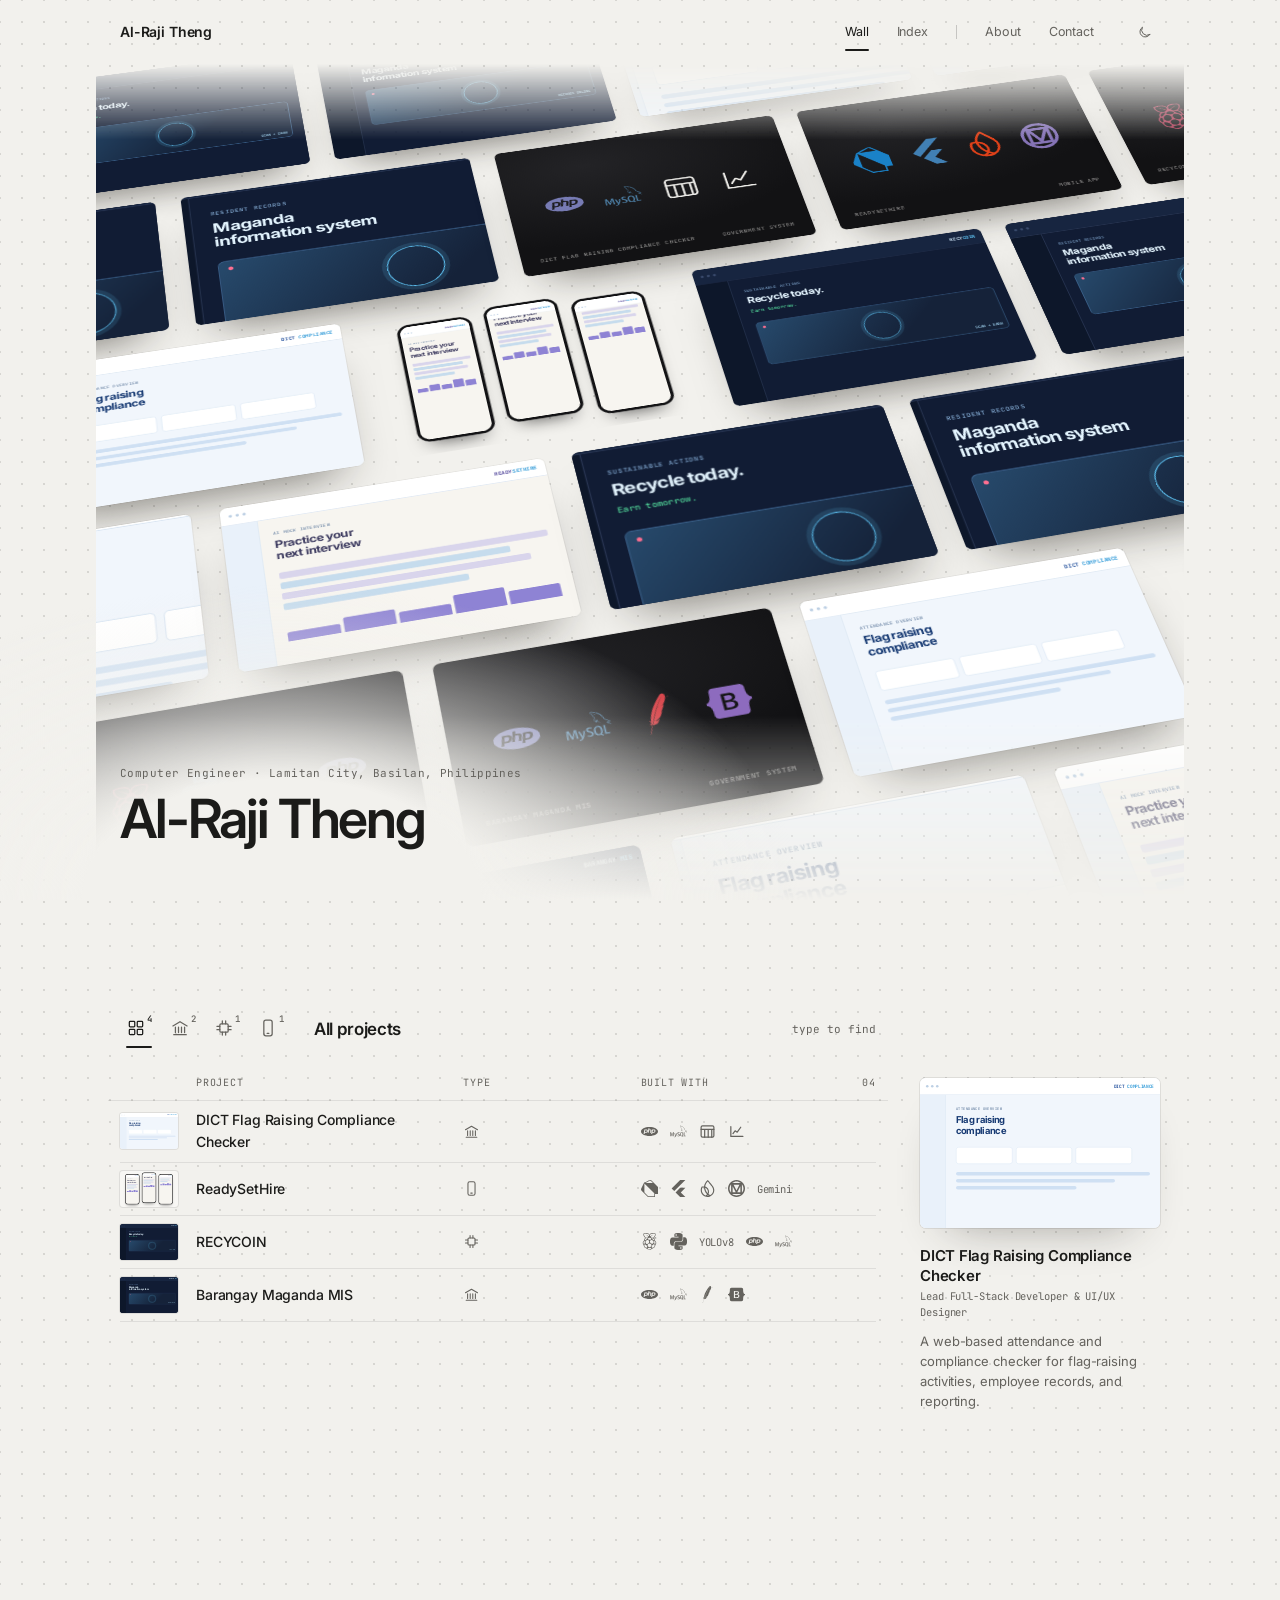
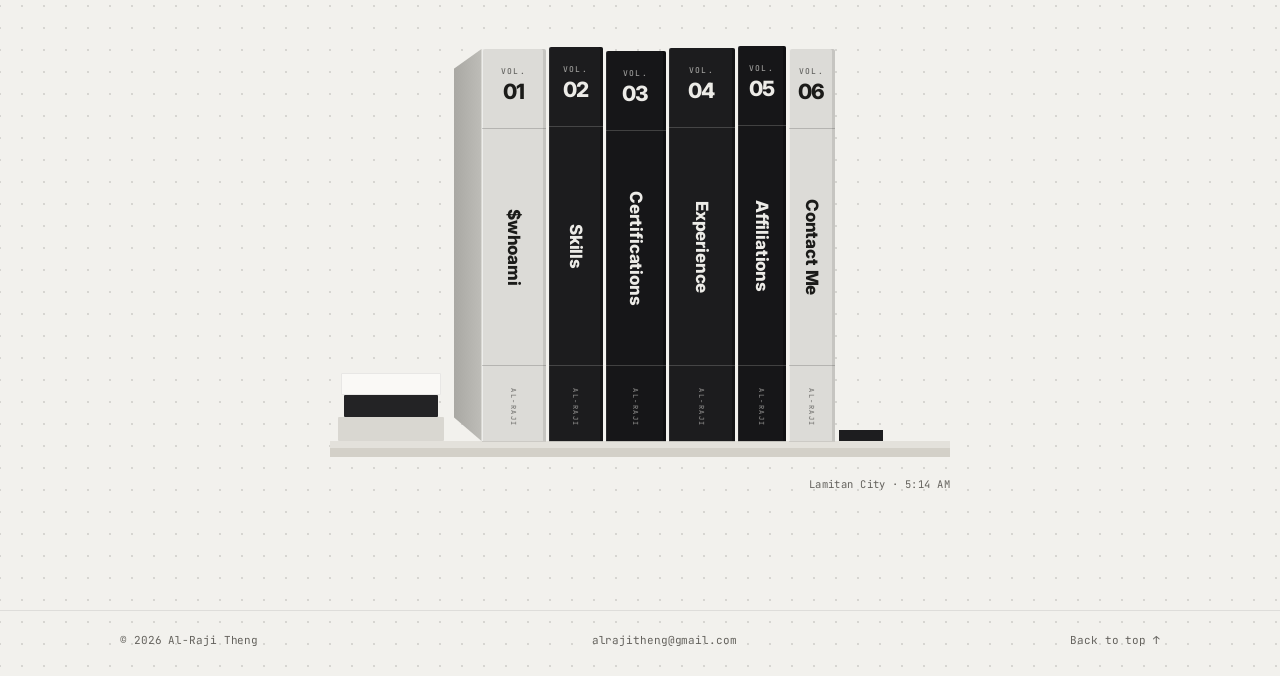
<file: index.html>
<!doctype html>
<html lang="en">
  <head>
    <meta charset="utf-8" />
    <meta
      name="viewport"
      content="width=device-width, initial-scale=1, viewport-fit=cover"
    />
    <title>Al-Raji Theng - Portfolio</title>

    <meta
      name="description"
      content="Al-Raji Theng is a computer engineer building web and mobile applications, with a habit of wandering down into computer vision, embedded hardware and networks."
    />
    <meta name="author" content="Al-Raji Theng" />
    <meta name="theme-color" content="#f2f1ed" />
    <link rel="canonical" href="https://rjtg.vercel.app/" />

    <meta property="og:type" content="website" />
    <meta property="og:site_name" content="Al-Raji Theng" />
    <meta
      property="og:title"
      content="Al-Raji Theng — Computer Engineer &amp; Developer"
    />
    <meta
      property="og:description"
      content="Web and mobile development, computer vision, and the networking and embedded layers underneath."
    />
    <meta property="og:url" content="https://rjtg.vercel.app/" />
    <meta
      property="og:image"
      content="https://rjtg.vercel.app/assets/img/og-cover.png?v=2"
    />
    <meta property="og:image:width" content="1200" />
    <meta property="og:image:height" content="630" />
    <meta
      property="og:image:alt"
      content="Al-Raji Theng — computer engineer. Web and mobile development, computer vision, networks."
    />
    <meta name="twitter:card" content="summary_large_image" />
    <meta
      name="twitter:title"
      content="Al-Raji Theng — Computer Engineer &amp; Developer"
    />
    <meta
      name="twitter:description"
      content="Web and mobile development, computer vision, and the networking and embedded layers underneath."
    />
    <meta
      name="twitter:image"
      content="https://rjtg.vercel.app/assets/img/og-cover.png?v=2"
    />

    <link rel="icon" href="/assets/img/favicon.svg" type="image/svg+xml" />
    <link rel="apple-touch-icon" href="/assets/img/favicon.svg" />
    <link rel="manifest" href="/site.webmanifest" />

    <link rel="preconnect" href="https://fonts.googleapis.com" />
    <link rel="preconnect" href="https://fonts.gstatic.com" crossorigin />
    <link rel="preconnect" href="https://images.credly.com" />
    <link
      href="https://fonts.googleapis.com/css2?family=Inter:wght@400;500;600;700;800&family=JetBrains+Mono:wght@400;500&display=swap"
      rel="stylesheet"
    />
    <link rel="stylesheet" href="/assets/css/styles.css?v=16" />

    <!-- The .js class switches on the enhancements (the shelf, the filters, the
         wall); without it every volume and every project is simply listed.
         The theme is light unless the visitor has chosen dark. -->
    <script>
      document.documentElement.classList.add("js");
      try {
        if (localStorage.getItem("theme") === "dark") {
          document.documentElement.setAttribute("data-theme", "dark");
        }
      } catch (error) {}
    </script>

    <script type="application/ld+json">
      {
        "@context": "https://schema.org",
        "@type": "Person",
        "name": "Al-Raji Theng",
        "jobTitle": "Computer Engineer",
        "email": "mailto:alrajitheng@gmail.com",
        "url": "https://rjtg.vercel.app/",
        "address": {
          "@type": "PostalAddress",
          "addressLocality": "Lamitan City",
          "addressRegion": "Basilan",
          "addressCountry": "PH"
        },
        "alumniOf": {
          "@type": "CollegeOrUniversity",
          "name": "Universidad de Zamboanga"
        },
        "knowsAbout": [
          "Web Development",
          "Mobile Development",
          "Computer Vision",
          "Embedded Systems",
          "Computer Networking",
          "Cloud Infrastructure",
          "UI/UX Design"
        ],
        "sameAs": [
          "https://github.com/rjtng",
          "https://linkedin.com/in/rjtg",
          "https://facebook.com/rjitg",
          "https://credly.com/users/rjt",
          "https://g.dev/teg"
        ]
      }
    </script>
  </head>

  <body>
    <a class="skip" href="#main">Skip to content</a>

    <!-- ═══════════════════════════ nav ═══════════════════════════ -->
    <header class="nav" id="nav">
      <div class="wrap nav__inner">
        <a class="nav__brand" href="/">Al-Raji Theng</a>

        <nav class="nav__links" aria-label="Sections">
          <a href="/#wall">Wall</a>
          <a href="/#index">Index</a>
          <span class="nav__rule" aria-hidden="true"></span>
          <a href="/#about">About</a>
          <a href="/#contact">Contact</a>
        </nav>

        <button
          class="theme-toggle"
          type="button"
          data-theme-toggle
          aria-label="Dark mode"
          aria-pressed="false"
        >
          <svg
            class="theme-toggle__icon theme-toggle__icon--moon"
            viewBox="0 0 24 24"
            aria-hidden="true"
          >
            <path
              d="M20.5 15.2A8.5 8.5 0 0 1 8.8 3.5 8.5 8.5 0 1 0 20.5 15.2Z"
            ></path>
          </svg>
          <svg
            class="theme-toggle__icon theme-toggle__icon--sun"
            viewBox="0 0 24 24"
            aria-hidden="true"
          >
            <circle cx="12" cy="12" r="4"></circle>
            <path
              d="M12 2v2M12 20v2M4.93 4.93l1.42 1.42M17.65 17.65l1.42 1.42M2 12h2M20 12h2M4.93 19.07l1.42-1.42M17.65 6.35l1.42-1.42"
            ></path>
          </svg>
        </button>
      </div>
    </header>

    <main id="main">
      <!-- ═══════════════════════════ 1 · wall ═══════════════════════════
           The project screens laid out on a plane tipped away from the
           viewer. main.js builds the tiles from the Index below, so the wall
           always shows the real project list. Hovering a screen keeps that
           project in colour and names it in the caption, where the intro sits
           the rest of the time. -->
      <section class="wall" id="wall" aria-labelledby="wall-title">
        <div class="wall__stage" aria-hidden="true">
          <div class="wall__plane" data-wall></div>
        </div>

        <div class="wrap wall__caption">
          <div class="wall__intro">
            <p class="wall__kicker">
              Computer Engineer · Lamitan City, Basilan, Philippines
            </p>
            <h1 class="wall__title" id="wall-title">Al-Raji Theng</h1>
          </div>
          <div class="wall__focus" aria-hidden="true">
            <p class="wall__count" data-wall-count></p>
            <p class="wall__name" data-wall-name></p>
            <p class="wall__desc" data-wall-desc></p>
          </div>
        </div>
      </section>

      <!-- ═══════════════════════════ 2 · index ═══════════════════════════
           Every project as a row. The thumbnail holds the project's mock
           screen, which is the one copy main.js clones for the preview panel
           and the wall. Each row opens the project's page in /work. -->
      <section class="index" id="index" aria-labelledby="index-title">
        <div class="wrap index__grid">
          <div class="index__main">
            <h2 class="visually-hidden" id="index-title">Projects</h2>

            <div class="index__tools">
              <div
                class="index__filters"
                role="group"
                aria-label="Show projects by type"
              >
                <button
                  class="filter"
                  type="button"
                  data-filter="all"
                  aria-pressed="true"
                  title="All projects"
                >
                  <svg viewBox="0 0 24 24" aria-hidden="true">
                    <rect x="4" y="4" width="6.5" height="6.5" rx="1"></rect>
                    <rect x="13.5" y="4" width="6.5" height="6.5" rx="1"></rect>
                    <rect x="4" y="13.5" width="6.5" height="6.5" rx="1"></rect>
                    <rect x="13.5" y="13.5" width="6.5" height="6.5" rx="1"></rect>
                  </svg>
                  <sup data-filter-count>4</sup>
                  <span class="visually-hidden">All projects</span>
                </button>
                <button
                  class="filter"
                  type="button"
                  data-filter="gov"
                  aria-pressed="false"
                  title="Government systems"
                >
                  <svg viewBox="0 0 24 24" aria-hidden="true">
                    <path
                      d="M3.5 9.5 12 4.5l8.5 5M4.5 20h15M6.5 11v6.5M10.2 11v6.5M13.8 11v6.5M17.5 11v6.5"
                    ></path>
                  </svg>
                  <sup data-filter-count>2</sup>
                  <span class="visually-hidden">Government systems</span>
                </button>
                <button
                  class="filter"
                  type="button"
                  data-filter="device"
                  aria-pressed="false"
                  title="Smart devices"
                >
                  <svg viewBox="0 0 24 24" aria-hidden="true">
                    <rect x="7" y="7" width="10" height="10" rx="1.5"></rect>
                    <path
                      d="M10 3.5V7M14 3.5V7M10 17v3.5M14 17v3.5M3.5 10H7M3.5 14H7M17 10h3.5M17 14h3.5"
                    ></path>
                  </svg>
                  <sup data-filter-count>1</sup>
                  <span class="visually-hidden">Smart devices</span>
                </button>
                <button
                  class="filter"
                  type="button"
                  data-filter="mobile"
                  aria-pressed="false"
                  title="Mobile apps"
                >
                  <svg viewBox="0 0 24 24" aria-hidden="true">
                    <rect x="7" y="2.5" width="10" height="19" rx="2.5"></rect>
                    <path d="M11 18.5h2"></path>
                  </svg>
                  <sup data-filter-count>1</sup>
                  <span class="visually-hidden">Mobile apps</span>
                </button>
              </div>

              <p class="index__label">
                <span data-filter-label>All projects</span
                ><span class="index__count" data-count aria-hidden="true">04</span>
              </p>

              <label class="index__find">
                <svg class="index__find-icon" viewBox="0 0 24 24" aria-hidden="true">
                  <circle cx="10.5" cy="10.5" r="6.5"></circle>
                  <path d="m15.5 15.5 5 5"></path>
                </svg>
                <span class="visually-hidden">Find a project</span>
                <input
                  type="search"
                  placeholder="type to find"
                  autocomplete="off"
                  spellcheck="false"
                  data-find
                />
              </label>
            </div>

            <div class="index__head" aria-hidden="true">
              <span></span>
              <span>Project</span>
              <span>Type</span>
              <span>Built with</span>
              <span data-count>04</span>
            </div>

            <ol class="index__list" data-index>
              <li class="project" id="dict-frcc" data-type="gov">
                <a class="project__link" href="/work/dict-frcc">
                  <span class="project__thumb" aria-hidden="true"
                    ><span class="shot">
                      <span class="project-preview">
                        <span class="preview__topbar"
                          ><i></i><i></i><i></i
                          ><b>DICT <span>COMPLIANCE</span></b></span
                        >
                        <span class="preview__body">
                          <span class="preview__side"></span>
                          <span class="preview__content">
                            <span class="preview__eyebrow"
                              >Attendance overview</span
                            ><strong>Flag raising<br />compliance</strong>
                            <span class="preview__stats"
                              ><i></i><i></i><i></i
                            ></span>
                            <span class="preview__rows"
                              ><i></i><i></i><i></i
                            ></span>
                          </span>
                        </span>
                      </span> </span
                  ></span>
                  <span class="project__name"
                    >DICT Flag Raising Compliance Checker</span
                  >
                  <span class="project__type">
                    <svg viewBox="0 0 24 24" aria-hidden="true">
                      <path
                        d="M3.5 9.5 12 4.5l8.5 5M4.5 20h15M6.5 11v6.5M10.2 11v6.5M13.8 11v6.5M17.5 11v6.5"
                      ></path>
                    </svg>
                    <span class="project__type-label">Government system</span>
                  </span>
                  <span class="project__tech">
                    <span class="tech tech--sprite" style="--brand: #777bb4"
                      ><svg aria-hidden="true"><use href="#t-php"></use></svg
                      ><span class="tech__name">PHP</span></span
                    >
                    <span class="tech tech--sprite" style="--brand: #4d7fa5"
                      ><svg aria-hidden="true"><use href="#t-mysql"></use></svg
                      ><span class="tech__name">MySQL</span></span
                    >
                    <span class="tech tech--icon"
                      ><svg viewBox="0 0 24 24" aria-hidden="true">
                        <rect x="3" y="4" width="18" height="16" rx="2"></rect>
                        <path d="M3 9h18M8 9v11M13 9v11M18 9v11"></path></svg
                      ><span class="tech__name">DataTables</span></span
                    >
                    <span class="tech tech--icon"
                      ><svg viewBox="0 0 24 24" aria-hidden="true">
                        <path d="M4 19V5M4 19h17"></path>
                        <path d="m7 15 3-4 3 2 5-7"></path></svg
                      ><span class="tech__name">Chart.js</span></span
                    >
                  </span>
                  <span class="project__go" aria-hidden="true">&rarr;</span>
                </a>
                <p class="project__role">
                  Lead Full-Stack Developer &amp; UI/UX Designer
                </p>
                <p class="project__desc">
                  A web-based attendance and compliance checker for
                  flag-raising activities, employee records, and reporting.
                </p>
              </li>

              <li class="project" id="readysethire" data-type="mobile">
                <a class="project__link" href="/work/readysethire">
                  <span class="project__thumb" aria-hidden="true"
                    ><span class="shot">
                      <span class="project-preview project-preview--records">
                        <span class="preview__topbar"
                          ><i></i><i></i><i></i
                          ><b>READY<span>SETHIRE</span></b></span
                        >
                        <span class="preview__body">
                          <span class="preview__side"></span>
                          <span class="preview__content">
                            <span class="preview__eyebrow"
                              >AI mock interview</span
                            ><strong>Practice your<br />next interview</strong>
                            <span class="preview__table"
                              ><i></i><i></i><i></i><i></i
                            ></span>
                            <span class="preview__graph"
                              ><b></b><b></b><b></b><b></b><b></b
                            ></span>
                          </span>
                        </span>
                      </span> </span
                  ></span>
                  <span class="project__name">ReadySetHire</span>
                  <span class="project__type">
                    <svg viewBox="0 0 24 24" aria-hidden="true">
                      <rect x="7" y="2.5" width="10" height="19" rx="2.5"></rect>
                      <path d="M11 18.5h2"></path>
                    </svg>
                    <span class="project__type-label">Mobile app</span>
                  </span>
                  <span class="project__tech">
                    <span class="tech tech--sprite" style="--brand: #1a82c8"
                      ><svg aria-hidden="true"><use href="#t-dart"></use></svg
                      ><span class="tech__name">Dart</span></span
                    >
                    <span class="tech tech--sprite" style="--brand: #4180b4"
                      ><svg aria-hidden="true"><use href="#t-flutter"></use></svg
                      ><span class="tech__name">Flutter</span></span
                    >
                    <span class="tech tech--sprite" style="--brand: #e04119"
                      ><svg aria-hidden="true"><use href="#t-firebase"></use></svg
                      ><span class="tech__name">Firebase</span></span
                    >
                    <span class="tech tech--sprite" style="--brand: #8573b6"
                      ><svg aria-hidden="true">
                        <use href="#t-materialdesign"></use></svg
                      ><span class="tech__name">Material Design</span></span
                    >
                    <span class="tech"><span class="tech__name">Gemini</span></span>
                  </span>
                  <span class="project__go" aria-hidden="true">&rarr;</span>
                </a>
                <p class="project__role">
                  Product Designer &amp; Flutter Developer
                </p>
                <p class="project__desc">
                  An interview-practice app for fresh graduates and job
                  seekers: AI mock interviews, aptitude tests and a résumé
                  builder in one Flutter app.
                </p>
              </li>

              <li class="project" id="recycoin" data-type="device">
                <a class="project__link" href="/work/recycoin">
                  <span class="project__thumb" aria-hidden="true"
                    ><span class="shot">
                      <span class="project-preview project-preview--vision">
                        <span class="preview__topbar"
                          ><i></i><i></i><i></i
                          ><b>RECY<span>COIN</span></b></span
                        >
                        <span class="preview__body">
                          <span class="preview__side"></span>
                          <span class="preview__content">
                            <span class="preview__eyebrow"
                              >Sustainable actions</span
                            ><strong
                              >Recycle today.<br /><b>Earn tomorrow.</b></strong
                            >
                            <span class="preview__camera"
                              ><i></i><b>SCAN + EARN</b></span
                            >
                          </span>
                        </span>
                      </span> </span
                  ></span>
                  <span class="project__name">RECYCOIN</span>
                  <span class="project__type">
                    <svg viewBox="0 0 24 24" aria-hidden="true">
                      <rect x="7" y="7" width="10" height="10" rx="1.5"></rect>
                      <path
                        d="M10 3.5V7M14 3.5V7M10 17v3.5M14 17v3.5M3.5 10H7M3.5 14H7M17 10h3.5M17 14h3.5"
                      ></path>
                    </svg>
                    <span class="project__type-label">Smart device</span>
                  </span>
                  <span class="project__tech">
                    <span class="tech tech--sprite" style="--brand: #ab3e58"
                      ><svg aria-hidden="true"><use href="#t-raspberrypi"></use></svg
                      ><span class="tech__name">Raspberry Pi</span></span
                    >
                    <span class="tech tech--sprite" style="--brand: #4b83b3"
                      ><svg aria-hidden="true"><use href="#t-python"></use></svg
                      ><span class="tech__name">Python</span></span
                    >
                    <span class="tech"><span class="tech__name">YOLOv8</span></span>
                    <span class="tech tech--sprite" style="--brand: #777bb4"
                      ><svg aria-hidden="true"><use href="#t-php"></use></svg
                      ><span class="tech__name">PHP</span></span
                    >
                    <span class="tech tech--sprite" style="--brand: #4d7fa5"
                      ><svg aria-hidden="true"><use href="#t-mysql"></use></svg
                      ><span class="tech__name">MySQL</span></span
                    >
                  </span>
                  <span class="project__go" aria-hidden="true">&rarr;</span>
                </a>
                <p class="project__role">
                  UX Researcher &amp; Full-Stack Developer
                </p>
                <p class="project__desc">
                  A reverse vending machine for PET bottles. A camera running
                  YOLOv8 checks each bottle, and residents earn points they
                  redeem with barangay personnel.
                </p>
              </li>

              <li class="project" id="barangay-maganda" data-type="gov">
                <a class="project__link" href="/work/barangay-maganda">
                  <span class="project__thumb" aria-hidden="true"
                    ><span class="shot">
                      <span class="project-preview project-preview--vision">
                        <span class="preview__topbar"
                          ><i></i><i></i><i></i
                          ><b>BARANGAY <span>MIS</span></b></span
                        >
                        <span class="preview__body">
                          <span class="preview__side"></span>
                          <span class="preview__content">
                            <span class="preview__eyebrow"
                              >Resident records</span
                            ><strong>Maganda<br />information system</strong>
                            <span class="preview__camera"
                              ><i></i><b>RECORDS ONLINE</b></span
                            >
                          </span>
                        </span>
                      </span> </span
                  ></span>
                  <span class="project__name">Barangay Maganda MIS</span>
                  <span class="project__type">
                    <svg viewBox="0 0 24 24" aria-hidden="true">
                      <path
                        d="M3.5 9.5 12 4.5l8.5 5M4.5 20h15M6.5 11v6.5M10.2 11v6.5M13.8 11v6.5M17.5 11v6.5"
                      ></path>
                    </svg>
                    <span class="project__type-label">Government system</span>
                  </span>
                  <span class="project__tech">
                    <span class="tech tech--sprite" style="--brand: #777bb4"
                      ><svg aria-hidden="true"><use href="#t-php"></use></svg
                      ><span class="tech__name">PHP</span></span
                    >
                    <span class="tech tech--sprite" style="--brand: #4d7fa5"
                      ><svg aria-hidden="true"><use href="#t-mysql"></use></svg
                      ><span class="tech__name">MySQL</span></span
                    >
                    <span class="tech tech--sprite" style="--brand: #d84248"
                      ><svg aria-hidden="true"><use href="#t-apache"></use></svg
                      ><span class="tech__name">Apache</span></span
                    >
                    <span class="tech tech--sprite" style="--brand: #8d6bbe"
                      ><svg aria-hidden="true"><use href="#t-bootstrap"></use></svg
                      ><span class="tech__name">Bootstrap</span></span
                    >
                  </span>
                  <span class="project__go" aria-hidden="true">&rarr;</span>
                </a>
                <p class="project__role">
                  Full-Stack Developer &amp; Systems Designer
                </p>
                <p class="project__desc">
                  A practical management information system for resident
                  records, document requests, and office reports.
                </p>
              </li>
            </ol>

            <p class="index__empty" data-empty hidden></p>
            <p class="visually-hidden" role="status" data-status></p>
          </div>

          <!-- Filled by main.js with whichever row the pointer is over; the
               list itself carries the same text for everyone else. -->
          <aside class="peek" data-peek aria-hidden="true">
            <div class="peek__shot" data-peek-shot></div>
            <p class="peek__name" data-peek-name></p>
            <p class="peek__role" data-peek-role></p>
            <p class="peek__desc" data-peek-desc></p>
          </aside>
        </div>
      </section>

      <!-- ═══════════════════════════ 3 · about ═══════════════════════════
           A shelf of six volumes (a pile of them on a phone). Each spine is a
           link to its volume, and each volume is a run of pages (.vol__page,
           each with its title). main.js takes the book off the shelf, turns it
           to its cover and opens it: the contents facing the first page, then
           two pages to a spread, or one page at a time on a phone. Without scripting the
           volumes are simply printed one after another. The ids double as the
           old section anchors (#skills, #experience, #contact), so links to
           the previous design still land. -->
      <section class="about" id="about" aria-labelledby="about-title">
        <div class="wrap">
          <h2 class="visually-hidden" id="about-title">About</h2>

          <div class="library" data-library>
            <p class="shelf__kicker" aria-hidden="true">Six volumes</p>
            <div class="shelf">
              <div class="shelf__stack" aria-hidden="true">
                <i></i><i></i><i></i>
              </div>

              <nav class="shelf__books" aria-label="About volumes">
                <a
                  class="book book--light book--first"
                  href="#whoami"
                  aria-controls="whoami"
                  style="--w: 64; --h: 392"
                >
                  <span class="book__vol">Vol.</span
                  ><span class="book__num">01</span
                  ><span class="book__title">$whoami</span
                  ><span class="book__by" aria-hidden="true">Al-Raji</span>
                </a>
                <a
                  class="book"
                  href="#skills"
                  aria-controls="skills"
                  style="--w: 54; --h: 394"
                >
                  <span class="book__vol">Vol.</span
                  ><span class="book__num">02</span
                  ><span class="book__title">Skills</span
                  ><span class="book__by" aria-hidden="true">Al-Raji</span>
                </a>
                <a
                  class="book book--ink"
                  href="#certifications"
                  aria-controls="certifications"
                  style="--w: 60; --h: 390"
                >
                  <span class="book__vol">Vol.</span
                  ><span class="book__num">03</span
                  ><span class="book__title">Certifications</span
                  ><span class="book__by" aria-hidden="true">Al-Raji</span>
                </a>
                <a
                  class="book"
                  href="#experience"
                  aria-controls="experience"
                  style="--w: 66; --h: 393"
                >
                  <span class="book__vol">Vol.</span
                  ><span class="book__num">04</span
                  ><span class="book__title">Experience</span
                  ><span class="book__by" aria-hidden="true">Al-Raji</span>
                </a>
                <a
                  class="book book--ink"
                  href="#affiliations"
                  aria-controls="affiliations"
                  style="--w: 48; --h: 395"
                >
                  <span class="book__vol">Vol.</span
                  ><span class="book__num">05</span
                  ><span class="book__title">Affiliations</span
                  ><span class="book__by" aria-hidden="true">Al-Raji</span>
                </a>
                <a
                  class="book book--light"
                  href="#contact"
                  aria-controls="contact"
                  style="--w: 46; --h: 392"
                >
                  <span class="book__vol">Vol.</span
                  ><span class="book__num">06</span
                  ><span class="book__title">Contact Me</span
                  ><span class="book__by" aria-hidden="true">Al-Raji</span>
                </a>
              </nav>

              <i class="shelf__end" aria-hidden="true"></i>
              <div class="shelf__board" aria-hidden="true"></div>
            </div>

            <p class="shelf__hint" aria-hidden="true">Tap a volume to open it</p>
            <p class="shelf__clock">
              Lamitan City<span data-clock-sep hidden> · </span
              ><time data-clock></time>
            </p>
          </div>

          <div class="volumes">
            <!-- ─────────────── vol. 01 ─────────────── -->
            <section class="vol" id="whoami" aria-labelledby="whoami-title" tabindex="-1">
              <header class="vol__head">
                <p class="vol__num">Vol. 01</p>
                <h3 class="vol__title" id="whoami-title">$whoami</h3>
              </header>

              <div class="vol__pages">
                <section class="vol__page">
                  <h4 class="vol__page-title">Hello</h4>
                  <p class="whoami__name">Al-Raji Theng</p>
                  <p class="whoami__title">Computer Engineer</p>
                  <p class="whoami__meta">
                    BS Computer Engineering | <em>Universidad de Zamboanga</em>
                  </p>

                  <p class="whoami__text">
                    I'm a <mark>computer engineer</mark> who spends equal
                    amounts of time figuring out hardware, writing code, and
                    occasionally wondering why it worked yesterday but not
                    today. Argh! &gt;_&lt;
                  </p>
                </section>
                <section class="vol__page">
                  <h4 class="vol__page-title">A photo</h4>
                  <figure class="whoami__photo">
                    <img
                      src="/assets/img/portrait-cutout.webp?v=9"
                      alt="Al-Raji Theng in graduation regalia"
                      width="1131"
                      height="968"
                      loading="lazy"
                      decoding="async"
                    />
                  </figure>
                </section>
                <section class="vol__page">
                  <h4 class="vol__page-title">Roles</h4>
                  <ul class="whoami__roles" aria-label="Roles">
                    <li>Full-Stack Developer</li>
                    <li>UI/UX &amp; Graphic Designer</li>
                    <li>Network Technician</li>
                    <li>Computer Vision Tinkerer</li>
                    <li>Mobile App Developer</li>
                  </ul>
                </section>
                <section class="vol__page">
                  <h4 class="vol__page-title">Credentials</h4>
                  <!-- Filled by main.js from TOP_CERTS, the hand-picked top six,
                       each linking to its Credly record. -->
                  <ul
                    class="badges"
                    data-featured-badges
                    aria-label="Featured credentials"
                  ></ul>
                  <noscript>
                    <p class="vol__note">
                      Verified on
                      <a
                        href="https://credly.com/users/rjt"
                        target="_blank"
                        rel="noopener noreferrer"
                        >credly.com/users/rjt</a
                      >.
                    </p>
                  </noscript>
                </section>
              </div>

              <nav class="vol__nav" aria-label="Volumes">
                <span></span>
                <a href="#skills">02 Skills <span aria-hidden="true">&rarr;</span></a>
              </nav>
            </section>

            <!-- ─────────────── vol. 02 ─────────────── -->
            <section class="vol" id="skills" aria-labelledby="skills-title" tabindex="-1">
              <header class="vol__head">
                <p class="vol__num">Vol. 02</p>
                <h3 class="vol__title" id="skills-title">Skills</h3>
              </header>

              <div class="vol__pages stack">
                <section class="vol__page stack__row">
                  <div class="stack__label">
                    <i>01</i>
                    <h4 class="vol__page-title">Languages</h4>
                  </div>
                  <div>
                    <ul class="chips">
                      <li class="key" style="--brand: #4b83b3">
                        <svg
                          class="chip__logo"
                          width="16"
                          height="16"
                          aria-hidden="true"
                        >
                          <use href="#t-python"></use></svg
                        ><span>Python</span>
                      </li>
                      <li class="key" style="--brand: #f7df1e">
                        <svg
                          class="chip__logo"
                          width="16"
                          height="16"
                          aria-hidden="true"
                        >
                          <use href="#t-javascript"></use></svg
                        ><span>JavaScript</span>
                      </li>
                      <li class="key" style="--brand: #777bb4">
                        <svg
                          class="chip__logo"
                          width="16"
                          height="16"
                          aria-hidden="true"
                        >
                          <use href="#t-php"></use></svg
                        ><span>PHP</span>
                      </li>
                      <li class="key" style="--brand: #1a82c8">
                        <svg
                          class="chip__logo"
                          width="16"
                          height="16"
                          aria-hidden="true"
                        >
                          <use href="#t-dart"></use></svg
                        ><span>Dart</span>
                      </li>
                      <li class="key">SQL</li>
                      <li style="--brand: #ea2d2e">
                        <svg
                          class="chip__logo"
                          width="16"
                          height="16"
                          aria-hidden="true"
                        >
                          <use href="#t-java"></use></svg
                        ><span>Java</span>
                      </li>
                      <li style="--brand: #3f82b4">
                        <svg
                          class="chip__logo"
                          width="16"
                          height="16"
                          aria-hidden="true"
                        >
                          <use href="#t-cplusplus"></use></svg
                        ><span>C++</span>
                      </li>
                      <li style="--brand: #9c6ea8">
                        <svg
                          class="chip__logo"
                          width="16"
                          height="16"
                          aria-hidden="true"
                        >
                          <use href="#t-csharp"></use></svg
                        ><span>C#</span>
                      </li>
                      <li>Assembly</li>
                    </ul>
                  </div>
                </section>

                <section class="vol__page stack__row">
                  <div class="stack__label">
                    <i>02</i>
                    <h4 class="vol__page-title">Web</h4>
                  </div>
                  <div>
                    <ul class="chips">
                      <li class="key" style="--brand: #777bb4">
                        <svg
                          class="chip__logo"
                          width="16"
                          height="16"
                          aria-hidden="true"
                        >
                          <use href="#t-php"></use></svg
                        ><span>PHP</span>
                      </li>
                      <li class="key" style="--brand: #4d7fa5">
                        <svg
                          class="chip__logo"
                          width="16"
                          height="16"
                          aria-hidden="true"
                        >
                          <use href="#t-mysql"></use></svg
                        ><span>MySQL</span>
                      </li>
                      <li class="key" style="--brand: #8d6bbe">
                        <svg
                          class="chip__logo"
                          width="16"
                          height="16"
                          aria-hidden="true"
                        >
                          <use href="#t-bootstrap"></use></svg
                        ><span>Bootstrap</span>
                      </li>
                      <li class="key" style="--brand: #d84248">
                        <svg
                          class="chip__logo"
                          width="16"
                          height="16"
                          aria-hidden="true"
                        >
                          <use href="#t-apache"></use></svg
                        ><span>Apache</span>
                      </li>
                      <li style="--brand: #61dafb">
                        <svg
                          class="chip__logo"
                          width="16"
                          height="16"
                          aria-hidden="true"
                        >
                          <use href="#t-react"></use></svg
                        ><span>React</span>
                      </li>
                      <li style="--brand: #5fa04e">
                        <svg
                          class="chip__logo"
                          width="16"
                          height="16"
                          aria-hidden="true"
                        >
                          <use href="#t-nodedotjs"></use></svg
                        ><span>Node.js</span>
                      </li>
                      <li style="--brand: #7f7f7f">
                        <svg
                          class="chip__logo"
                          width="16"
                          height="16"
                          aria-hidden="true"
                        >
                          <use href="#t-express"></use></svg
                        ><span>Express</span>
                      </li>
                      <li style="--brand: #6b8179">
                        <svg
                          class="chip__logo"
                          width="16"
                          height="16"
                          aria-hidden="true"
                        >
                          <use href="#t-django"></use></svg
                        ><span>Django</span>
                      </li>
                      <li style="--brand: #3babc3">
                        <svg
                          class="chip__logo"
                          width="16"
                          height="16"
                          aria-hidden="true"
                        >
                          <use href="#t-flask"></use></svg
                        ><span>Flask</span>
                      </li>
                      <li style="--brand: #06b6d4">
                        <svg
                          class="chip__logo"
                          width="16"
                          height="16"
                          aria-hidden="true"
                        >
                          <use href="#t-tailwindcss"></use></svg
                        ><span>Tailwind</span>
                      </li>
                    </ul>
                  </div>
                </section>

                <section class="vol__page stack__row">
                  <div class="stack__label">
                    <i>03</i>
                    <h4 class="vol__page-title">Mobile</h4>
                  </div>
                  <div>
                    <ul class="chips">
                      <li class="key" style="--brand: #4180b4">
                        <svg
                          class="chip__logo"
                          width="16"
                          height="16"
                          aria-hidden="true"
                        >
                          <use href="#t-flutter"></use></svg
                        ><span>Flutter</span>
                      </li>
                      <li class="key" style="--brand: #1a82c8">
                        <svg
                          class="chip__logo"
                          width="16"
                          height="16"
                          aria-hidden="true"
                        >
                          <use href="#t-dart"></use></svg
                        ><span>Dart</span>
                      </li>
                      <li class="key" style="--brand: #e04119">
                        <svg
                          class="chip__logo"
                          width="16"
                          height="16"
                          aria-hidden="true"
                        >
                          <use href="#t-firebase"></use></svg
                        ><span>Firebase</span>
                      </li>
                      <li style="--brand: #3ddc84">
                        <svg
                          class="chip__logo"
                          width="16"
                          height="16"
                          aria-hidden="true"
                        >
                          <use href="#t-androidstudio"></use></svg
                        ><span>Android Studio</span>
                      </li>
                      <li style="--brand: #8573b6">
                        <svg
                          class="chip__logo"
                          width="16"
                          height="16"
                          aria-hidden="true"
                        >
                          <use href="#t-materialdesign"></use></svg
                        ><span>Material Design</span>
                      </li>
                    </ul>
                  </div>
                </section>

                <section class="vol__page stack__row">
                  <div class="stack__label">
                    <i>04</i>
                    <h4 class="vol__page-title">Vision &amp; ML</h4>
                  </div>
                  <div>
                    <ul class="chips">
                      <li class="key" style="--brand: #7c64ec">
                        <svg
                          class="chip__logo"
                          width="16"
                          height="16"
                          aria-hidden="true"
                        >
                          <use href="#t-opencv"></use></svg
                        ><span>OpenCV</span>
                      </li>
                      <li class="key" style="--brand: #66848e">
                        <svg
                          class="chip__logo"
                          width="16"
                          height="16"
                          aria-hidden="true"
                        >
                          <use href="#t-numpy"></use></svg
                        ><span>NumPy</span>
                      </li>
                      <li style="--brand: #0097a7">
                        <svg
                          class="chip__logo"
                          width="16"
                          height="16"
                          aria-hidden="true"
                        >
                          <use href="#t-mediapipe"></use></svg
                        ><span>MediaPipe</span>
                      </li>
                      <li style="--brand: #ff6f00">
                        <svg
                          class="chip__logo"
                          width="16"
                          height="16"
                          aria-hidden="true"
                        >
                          <use href="#t-tensorflow"></use></svg
                        ><span>TensorFlow</span>
                      </li>
                      <li>Vertex AI</li>
                    </ul>
                  </div>
                </section>

                <section class="vol__page stack__row">
                  <div class="stack__label">
                    <i>05</i>
                    <h4 class="vol__page-title">Infrastructure</h4>
                  </div>
                  <div>
                    <ul class="chips">
                      <li class="key" style="--brand: #4d7fa5">
                        <svg
                          class="chip__logo"
                          width="16"
                          height="16"
                          aria-hidden="true"
                        >
                          <use href="#t-mysql"></use></svg
                        ><span>MySQL</span>
                      </li>
                      <li class="key" style="--brand: #65858f">
                        <svg
                          class="chip__logo"
                          width="16"
                          height="16"
                          aria-hidden="true"
                        >
                          <use href="#t-mariadb"></use></svg
                        ><span>MariaDB</span>
                      </li>
                      <li class="key" style="--brand: #d84248">
                        <svg
                          class="chip__logo"
                          width="16"
                          height="16"
                          aria-hidden="true"
                        >
                          <use href="#t-apache"></use></svg
                        ><span>Apache</span>
                      </li>
                      <li style="--brand: #009639">
                        <svg
                          class="chip__logo"
                          width="16"
                          height="16"
                          aria-hidden="true"
                        >
                          <use href="#t-nginx"></use></svg
                        ><span>NGINX</span>
                      </li>
                      <li style="--brand: #2496ed">
                        <svg
                          class="chip__logo"
                          width="16"
                          height="16"
                          aria-hidden="true"
                        >
                          <use href="#t-docker"></use></svg
                        ><span>Docker</span>
                      </li>
                      <li style="--brand: #4285f4">
                        <svg
                          class="chip__logo"
                          width="16"
                          height="16"
                          aria-hidden="true"
                        >
                          <use href="#t-googlecloud"></use></svg
                        ><span>Google Cloud</span>
                      </li>
                      <li style="--brand: #3c73e6">
                        <svg
                          class="chip__logo"
                          width="16"
                          height="16"
                          aria-hidden="true"
                        >
                          <use href="#t-kubernetes"></use></svg
                        ><span>Kubernetes</span>
                      </li>
                      <li style="--brand: #7f7f7f">
                        <svg
                          class="chip__logo"
                          width="16"
                          height="16"
                          aria-hidden="true"
                        >
                          <use href="#t-vercel"></use></svg
                        ><span>Vercel</span>
                      </li>
                    </ul>
                  </div>
                </section>

                <section class="vol__page stack__row">
                  <div class="stack__label">
                    <i>06</i>
                    <h4 class="vol__page-title">Networking</h4>
                  </div>
                  <div>
                    <ul class="chips">
                      <li class="key">TCP/IP</li>
                      <li class="key">Subnetting</li>
                      <li class="key" style="--brand: #1ba0d7">
                        <svg
                          class="chip__logo"
                          width="16"
                          height="16"
                          aria-hidden="true"
                        >
                          <use href="#t-cisco"></use></svg
                        ><span>Cisco IOS</span>
                      </li>
                      <li>Routing &amp; switching</li>
                      <li>DHCP</li>
                      <li>DNS</li>
                      <li>Wireless</li>
                    </ul>
                  </div>
                </section>

                <section class="vol__page stack__row">
                  <div class="stack__label">
                    <i>07</i>
                    <h4 class="vol__page-title">Design &amp; tools</h4>
                  </div>
                  <div>
                    <ul class="chips">
                      <li class="key" style="--brand: #f24e1e">
                        <svg
                          class="chip__logo"
                          width="16"
                          height="16"
                          aria-hidden="true"
                        >
                          <use href="#t-figma"></use></svg
                        ><span>Figma</span>
                      </li>
                      <li class="key" style="--brand: #f05032">
                        <svg
                          class="chip__logo"
                          width="16"
                          height="16"
                          aria-hidden="true"
                        >
                          <use href="#t-git"></use></svg
                        ><span>Git</span>
                      </li>
                      <li class="key" style="--brand: #fcc624">
                        <svg
                          class="chip__logo"
                          width="16"
                          height="16"
                          aria-hidden="true"
                        >
                          <use href="#t-linux"></use></svg
                        ><span>Linux</span>
                      </li>
                      <li>Wireframing</li>
                      <li style="--brand: #5083ae">
                        <svg
                          class="chip__logo"
                          width="16"
                          height="16"
                          aria-hidden="true"
                        >
                          <use href="#t-cmake"></use></svg
                        ><span>CMake</span>
                      </li>
                    </ul>
                  </div>
                </section>
              </div>

              <nav class="vol__nav" aria-label="Volumes">
                <a href="#whoami"><span aria-hidden="true">&larr;</span> 01 $whoami</a>
                <a href="#certifications">03 Certifications <span aria-hidden="true">&rarr;</span></a>
              </nav>
            </section>

            <!-- ─────────────── vol. 03 ─────────────── -->
            <section
              class="vol"
              id="certifications"
              aria-labelledby="certifications-title"
              tabindex="-1"
            >
              <header class="vol__head">
                <p class="vol__num">Vol. 03</p>
                <h3 class="vol__title" id="certifications-title">
                  Certifications
                </h3>
                <p class="vol__lede">
                  A living showcase of the credentials I have earned through
                  deliberate study and hands-on practice. Every badge links to
                  its official verification page on Credly.
                </p>
              </header>

              <div class="vol__pages">
                <section class="vol__page">
                  <h4 class="vol__page-title">Badges</h4>
                  <div class="credly-marquee" id="credlyMarquee">
                    <div class="credly-row" data-direction="left">
                      <div class="credly-row__drag">
                        <div class="credly-row__track" data-credly-track></div>
                      </div>
                    </div>
                    <div class="credly-row" data-direction="right">
                      <div class="credly-row__drag">
                        <div class="credly-row__track" data-credly-track></div>
                      </div>
                    </div>
                    <p class="credly-marquee__hint">
                      <span>Drag or swipe to explore</span>
                      <a
                        href="https://www.credly.com/users/rjt"
                        target="_blank"
                        rel="noopener noreferrer"
                        >View all on Credly <span aria-hidden="true">&#8599;</span></a
                      >
                    </p>
                  </div>

                  <noscript>
                    <p class="vol__note">
                      The complete list, with issue dates and verification links,
                      is public at
                      <a
                        href="https://credly.com/users/rjt"
                        target="_blank"
                        rel="noopener noreferrer"
                        >credly.com/users/rjt</a
                      >.
                    </p>
                  </noscript>
                </section>
              </div>

              <nav class="vol__nav" aria-label="Volumes">
                <a href="#skills"><span aria-hidden="true">&larr;</span> 02 Skills</a>
                <a href="#experience">04 Experience <span aria-hidden="true">&rarr;</span></a>
              </nav>
            </section>

            <!-- ─────────────── vol. 04 ─────────────── -->
            <section
              class="vol"
              id="experience"
              aria-labelledby="experience-title"
              tabindex="-1"
            >
              <header class="vol__head">
                <p class="vol__num">Vol. 04</p>
                <h3 class="vol__title" id="experience-title">Experience</h3>
                <p class="vol__lede">
                  Web development, database design, and digital workplace
                  enablement in a government technology environment.
                </p>
              </header>

              <div class="vol__pages">
                <section class="vol__page">
                  <h4 class="vol__page-title">Web Developer Intern</h4>
                  <ol class="entries">
                    <li class="entry">
                      <p class="entry__when">
                        2026
                        <span>Zamboanga City, Philippines</span>
                      </p>
                      <div class="entry__what">
                        <h4>DICT Regional Office IX and BASULTA</h4>
                        <p class="entry__role">
                          Web Developer Intern | March 2026 – April 2026
                        </p>
                        <ul class="entry__bullets">
                          <li>
                            Co-developed and deployed a web-based
                            <a
                              href="https://github.com/walidsalih111-ux/dict_frcc"
                              target="_blank"
                              rel="noopener noreferrer"
                              >Flag Raising Attendance and Compliance Checker</a
                            >
                            using PHP and MySQL for 50+ employees at the Management
                            Information Systems Service. Implemented role-based
                            admin and employee access, employee management CRUD,
                            and browser camera capture for timestamped attendance
                            verification.
                          </li>
                          <li>
                            Designed the MySQL database schema and developed the
                            reporting layer using DataTables and Chart.js
                            dashboards. Used PDO prepared statements for secure
                            database queries and conducted functional testing and
                            QA before the production rollout following HR
                            approval.
                          </li>
                        </ul>
                      </div>
                    </li>
                  </ol>
                </section>
                <section class="vol__page">
                  <h4 class="vol__page-title">Resource speaker</h4>
                  <ul class="entry__bullets">
                    <li>
                      Served as a resource speaker for DICT&rsquo;s
                      <a
                        href="https://sites.google.com/dict.gov.ph/ilcd-r9basulta/2026/april/26r9b-dwi02-040726"
                        target="_blank"
                        rel="noopener noreferrer"
                        >OJT 2.0 Webinar</a
                      >, presenting Google Workspace and Gemini AI workflows
                      for a digital office environment to 100+ attendees.
                    </li>
                  </ul>
                </section>
              </div>

              <nav class="vol__nav" aria-label="Volumes">
                <a href="#certifications"><span aria-hidden="true">&larr;</span> 03 Certifications</a>
                <a href="#affiliations">05 Affiliations <span aria-hidden="true">&rarr;</span></a>
              </nav>
            </section>

            <!-- ─────────────── vol. 05 ─────────────── -->
            <section
              class="vol"
              id="affiliations"
              aria-labelledby="affiliations-title"
              tabindex="-1"
            >
              <header class="vol__head">
                <p class="vol__num">Vol. 05</p>
                <h3 class="vol__title" id="affiliations-title">Affiliations</h3>
              </header>

              <div class="vol__pages">
                <section class="vol__page">
                  <h4 class="vol__page-title">ICpEP.SE</h4>
                  <ol class="entries">
                    <li class="entry">
                      <p class="entry__when">
                        2024 – 2026
                        <span>UZ Chapter</span>
                      </p>
                      <div class="entry__what">
                        <h4>
                          Institute of Computer Engineers of the Philippines &ndash;
                          Student Edition (ICpEP.SE), UZ Chapter
                        </h4>
                        <p class="entry__role">
                          President | 2025–2026<br />
                          Vice President | 2024–2025
                        </p>
                      </div>
                    </li>
                  </ol>
                </section>
                <section class="vol__page">
                  <h4 class="vol__page-title">ACPES</h4>
                  <ol class="entries">
                    <li class="entry">
                      <p class="entry__when">
                        2023 – 2026
                        <span>Universidad de Zamboanga</span>
                      </p>
                      <div class="entry__what">
                        <h4>
                          Association of Computer Engineering Students (ACPES),
                          Universidad de Zamboanga (UZ)
                        </h4>
                        <p class="entry__role">
                          Public Relations Officer (PRO) | A.Y.&nbsp;2025&#8288;–&#8288;2026<br />
                          Representative | 2023&#8288;–&#8288;2025
                        </p>
                      </div>
                    </li>
                  </ol>
                </section>
              </div>

              <nav class="vol__nav" aria-label="Volumes">
                <a href="#experience"><span aria-hidden="true">&larr;</span> 04 Experience</a>
                <a href="#contact">06 Contact Me <span aria-hidden="true">&rarr;</span></a>
              </nav>
            </section>

            <!-- ─────────────── vol. 06 ─────────────── -->
            <section class="vol" id="contact" aria-labelledby="contact-title" tabindex="-1">
              <header class="vol__head">
                <p class="vol__num">Vol. 06</p>
                <h3 class="vol__title" id="contact-title">Contact Me</h3>
                <p class="vol__lede">
                  Let&rsquo;s build something remarkable together.
                </p>
              </header>

              <div class="vol__pages">
                <section class="vol__page">
                  <h4 class="vol__page-title">Write</h4>
                  <a class="contact__mail" href="mailto:alrajitheng@gmail.com"
                    >alrajitheng@gmail.com</a
                  >
                </section>
                <section class="vol__page">
                  <h4 class="vol__page-title">Elsewhere</h4>
                  <ul class="contact__links">
                    <li>
                      <a
                        href="https://linkedin.com/in/rjtg"
                        target="_blank"
                        rel="noopener noreferrer"
                      >
                        <svg viewBox="0 0 24 24" fill="currentColor" aria-hidden="true">
                          <path
                            d="M20.5 2h-17A1.5 1.5 0 0 0 2 3.5v17A1.5 1.5 0 0 0 3.5 22h17a1.5 1.5 0 0 0 1.5-1.5v-17A1.5 1.5 0 0 0 20.5 2ZM8 19H5V9.5h3V19ZM6.5 8.2a1.75 1.75 0 1 1 0-3.5 1.75 1.75 0 0 1 0 3.5ZM19 19h-3v-4.6c0-1.1 0-2.5-1.6-2.5s-1.8 1.2-1.8 2.4V19h-3V9.5h2.9v1.3h.1a3.2 3.2 0 0 1 2.8-1.5c3 0 3.6 2 3.6 4.5V19Z"
                          />
                        </svg>
                        <span class="contact__label">LinkedIn</span>
                        <span class="contact__handle">linkedin.com/in/rjtg</span>
                        <span class="contact__go" aria-hidden="true">&#8599;</span>
                      </a>
                    </li>
                    <li>
                      <a
                        href="https://github.com/rjtng"
                        target="_blank"
                        rel="noopener noreferrer"
                      >
                        <svg viewBox="0 0 24 24" fill="currentColor" aria-hidden="true">
                          <path
                            d="M12 .5C5.7.5.5 5.7.5 12c0 5.1 3.3 9.4 7.8 10.9.6.1.8-.2.8-.6v-2c-3.2.7-3.9-1.5-3.9-1.5-.5-1.3-1.3-1.7-1.3-1.7-1-.7.1-.7.1-.7 1.2.1 1.8 1.2 1.8 1.2 1 1.8 2.7 1.3 3.4 1 .1-.8.4-1.3.7-1.6-2.6-.3-5.3-1.3-5.3-5.8 0-1.3.5-2.3 1.2-3.2-.1-.3-.5-1.5.1-3.2 0 0 1-.3 3.3 1.2a11.4 11.4 0 0 1 6 0C17.5 5 18.5 5.3 18.5 5.3c.6 1.7.2 2.9.1 3.2.8.9 1.2 1.9 1.2 3.2 0 4.6-2.7 5.5-5.3 5.8.4.4.8 1.1.8 2.2v3.3c0 .3.2.7.8.6 4.6-1.5 7.8-5.8 7.8-10.9C23.5 5.7 18.3.5 12 .5Z"
                          />
                        </svg>
                        <span class="contact__label">GitHub</span>
                        <span class="contact__handle">github.com/rjtng</span>
                        <span class="contact__go" aria-hidden="true">&#8599;</span>
                      </a>
                    </li>
                    <li>
                      <a
                        href="https://facebook.com/rjitg"
                        target="_blank"
                        rel="noopener noreferrer"
                      >
                        <svg viewBox="0 0 24 24" fill="currentColor" aria-hidden="true">
                          <path
                            d="M13.5 21v-8h2.7l.4-3h-3.1V8.1c0-.9.3-1.5 1.6-1.5h1.7V4a22 22 0 0 0-2.4-.1c-2.4 0-4 1.5-4 4.1V10H8v3h2.4v8h3.1Z"
                          />
                        </svg>
                        <span class="contact__label">Facebook</span>
                        <span class="contact__handle">facebook.com/rjitg</span>
                        <span class="contact__go" aria-hidden="true">&#8599;</span>
                      </a>
                    </li>
                    <li>
                      <a
                        href="https://credly.com/users/rjt"
                        target="_blank"
                        rel="noopener noreferrer"
                      >
                        <svg
                          viewBox="0 0 24 24"
                          fill="none"
                          stroke="currentColor"
                          stroke-width="1.7"
                          aria-hidden="true"
                        >
                          <circle cx="12" cy="9" r="6" />
                          <path d="M8.5 14.2 7 22l5-2.5 5 2.5-1.5-7.8" />
                        </svg>
                        <span class="contact__label">Credly</span>
                        <span class="contact__handle">credly.com/users/rjt</span>
                        <span class="contact__go" aria-hidden="true">&#8599;</span>
                      </a>
                    </li>
                    <li>
                      <a
                        href="https://g.dev/teg"
                        target="_blank"
                        rel="noopener noreferrer"
                      >
                        <svg
                          viewBox="0 0 24 24"
                          fill="none"
                          stroke="currentColor"
                          stroke-width="1.7"
                          aria-hidden="true"
                        >
                          <path d="M12 3a9 9 0 1 0 8.5 12H12V9.8h11" />
                        </svg>
                        <span class="contact__label">Google Developers</span>
                        <span class="contact__handle">g.dev/teg</span>
                        <span class="contact__go" aria-hidden="true">&#8599;</span>
                      </a>
                    </li>
                  </ul>
                </section>
                <section class="vol__page">
                  <h4 class="vol__page-title">Résumé</h4>
                  <ul class="contact__links">
                    <li>
                      <a
                        href="https://drive.google.com/file/d/1r-N31jbUfApSlcaQCF1TyfEUuxjG2rRu/view?usp=sharing"
                        target="_blank"
                        rel="noopener noreferrer"
                      >
                        <svg
                          viewBox="0 0 24 24"
                          fill="none"
                          stroke="currentColor"
                          stroke-width="1.7"
                          stroke-linecap="round"
                          stroke-linejoin="round"
                          aria-hidden="true"
                        >
                          <path d="M14 3H7a2 2 0 0 0-2 2v14a2 2 0 0 0 2 2h10a2 2 0 0 0 2-2V8Z" />
                          <path d="M14 3v5h5M9 13h6M9 17h4" />
                        </svg>
                        <span class="contact__label">Resume</span>
                        <span class="contact__handle">Google Drive</span>
                        <span class="contact__go" aria-hidden="true">&#8599;</span>
                      </a>
                    </li>
                  </ul>
                </section>
              </div>

              <nav class="vol__nav" aria-label="Volumes">
                <a href="#affiliations"><span aria-hidden="true">&larr;</span> 05 Affiliations</a>
                <span></span>
              </nav>
            </section>
          </div>
        </div>
      </section>
    </main>

    <!-- ═══════════════════════════ footer ═══════════════════════════ -->
    <footer class="foot">
      <div class="wrap foot__inner">
        <p>&copy; <span id="year">2026</span> Al-Raji Theng</p>
        <a href="mailto:alrajitheng@gmail.com">alrajitheng@gmail.com</a>
        <a href="#wall">Back to top <span aria-hidden="true">&uarr;</span></a>
      </div>
    </footer>

    <script src="/assets/js/data-certs.js?v=5"></script>
    <script src="/assets/js/main.js?v=16"></script>
  </body>
</html>
</file>
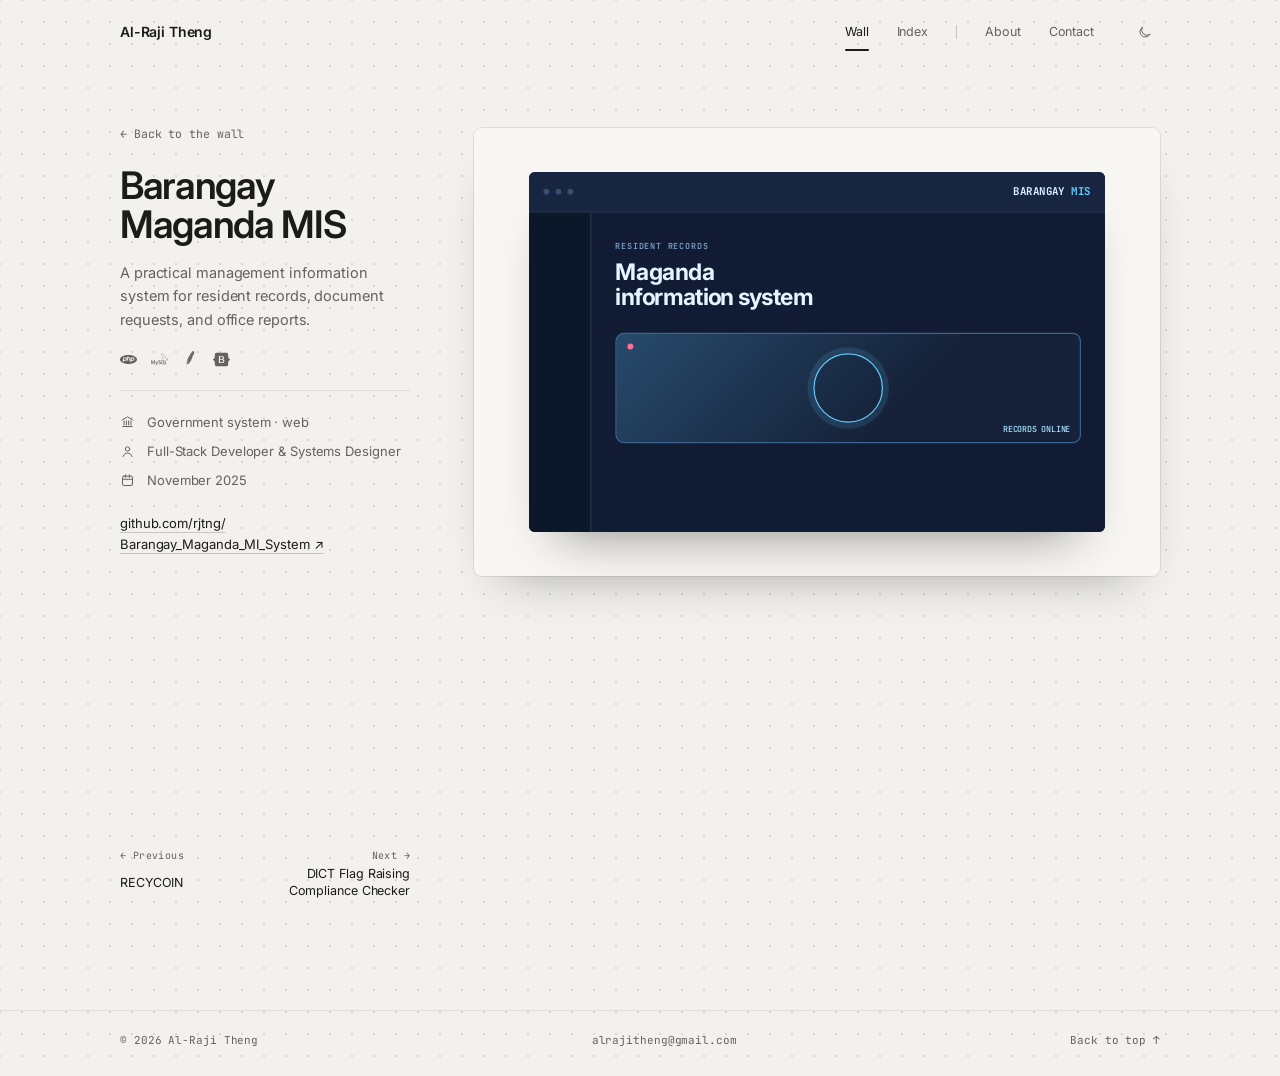
<file: work/barangay-maganda.html>
<!doctype html>
<html lang="en">
  <head>
    <meta charset="utf-8" />
    <meta
      name="viewport"
      content="width=device-width, initial-scale=1, viewport-fit=cover"
    />
    <title>Barangay Maganda MIS &mdash; Al-Raji Theng</title>

    <meta name="description" content="A practical management information system for resident records, document requests, and office reports." />
    <meta name="author" content="Al-Raji Theng" />
    <meta name="theme-color" content="#f2f1ed" />
    <link rel="canonical" href="https://rjtg.vercel.app/work/barangay-maganda" />

    <meta property="og:type" content="article" />
    <meta property="og:site_name" content="Al-Raji Theng" />
    <meta property="og:title" content="Barangay Maganda MIS &mdash; Al-Raji Theng" />
    <meta property="og:description" content="A practical management information system for resident records, document requests, and office reports." />
    <meta property="og:url" content="https://rjtg.vercel.app/work/barangay-maganda" />
    <meta property="og:image" content="https://rjtg.vercel.app/assets/img/og-cover.png?v=2" />
    <meta property="og:image:width" content="1200" />
    <meta property="og:image:height" content="630" />
    <meta name="twitter:card" content="summary_large_image" />

    <link rel="icon" href="/assets/img/favicon.svg" type="image/svg+xml" />
    <link rel="apple-touch-icon" href="/assets/img/favicon.svg" />
    <link rel="manifest" href="/site.webmanifest" />

    <link rel="preconnect" href="https://fonts.googleapis.com" />
    <link rel="preconnect" href="https://fonts.gstatic.com" crossorigin />
    <link
      href="https://fonts.googleapis.com/css2?family=Inter:wght@400;500;600;700;800&family=JetBrains+Mono:wght@400;500&display=swap"
      rel="stylesheet"
    />
    <link rel="stylesheet" href="/assets/css/styles.css?v=16" />

    <script>
      document.documentElement.classList.add("js");
      try {
        if (localStorage.getItem("theme") === "dark") {
          document.documentElement.setAttribute("data-theme", "dark");
        }
      } catch (error) {}
    </script>
  </head>

  <body>
    <a class="skip" href="#main">Skip to content</a>

    <header class="nav" id="nav">
      <div class="wrap nav__inner">
        <a class="nav__brand" href="/">Al-Raji Theng</a>

        <nav class="nav__links" aria-label="Sections">
          <a href="/#wall" class="current">Wall</a>
          <a href="/#index">Index</a>
          <span class="nav__rule" aria-hidden="true"></span>
          <a href="/#about">About</a>
          <a href="/#contact">Contact</a>
        </nav>

        <button
          class="theme-toggle"
          type="button"
          data-theme-toggle
          aria-label="Dark mode"
          aria-pressed="false"
        >
          <svg
            class="theme-toggle__icon theme-toggle__icon--moon"
            viewBox="0 0 24 24"
            aria-hidden="true"
          >
            <path
              d="M20.5 15.2A8.5 8.5 0 0 1 8.8 3.5 8.5 8.5 0 1 0 20.5 15.2Z"
            ></path>
          </svg>
          <svg
            class="theme-toggle__icon theme-toggle__icon--sun"
            viewBox="0 0 24 24"
            aria-hidden="true"
          >
            <circle cx="12" cy="12" r="4"></circle>
            <path
              d="M12 2v2M12 20v2M4.93 4.93l1.42 1.42M17.65 17.65l1.42 1.42M2 12h2M20 12h2M4.93 19.07l1.42-1.42M17.65 6.35l1.42-1.42"
            ></path>
          </svg>
        </button>
      </div>
    </header>

    <!-- ═══════════════════════ project · barangay-maganda ═══════════════════════
         Facts from the project's repository, its manual or README, and the
         copy on the home page. The mock screen is the one in this project's
         row of the Index; change both together. -->
    <main id="main" class="work" data-work>
      <div class="wrap work__grid">
        <aside class="work__side">
          <a class="work__back" href="/#wall" data-back
            ><span aria-hidden="true">&larr;</span>
            <span data-back-label>Back to the wall</span></a
          >
          <h1 class="work__title">Barangay Maganda MIS</h1>
          <p class="work__lede">A practical management information system for resident records, document requests, and office reports.</p>
          <p class="work__tech" aria-label="Built with">
            <span class="tech tech--sprite" style="--brand: #777bb4"
            ><svg aria-hidden="true"><use href="#t-php"></use></svg
            ><span class="tech__name">PHP</span></span
            >
            <span class="tech tech--sprite" style="--brand: #4d7fa5"
            ><svg aria-hidden="true"><use href="#t-mysql"></use></svg
            ><span class="tech__name">MySQL</span></span
            >
            <span class="tech tech--sprite" style="--brand: #d84248"
            ><svg aria-hidden="true"><use href="#t-apache"></use></svg
            ><span class="tech__name">Apache</span></span
            >
            <span class="tech tech--sprite" style="--brand: #8d6bbe"
            ><svg aria-hidden="true"><use href="#t-bootstrap"></use></svg
            ><span class="tech__name">Bootstrap</span></span
            >
          </p>
          <ul class="work__facts">
            <li><svg viewBox="0 0 24 24" aria-hidden="true"><path d="M3.5 9.5 12 4.5l8.5 5M4.5 20h15M6.5 11v6.5M10.2 11v6.5M13.8 11v6.5M17.5 11v6.5"></path></svg><span>Government system &middot; web</span></li>
            <li><svg viewBox="0 0 24 24" aria-hidden="true"><circle cx="12" cy="8" r="3.5"></circle><path d="M5 20c1.2-3.6 4-5.5 7-5.5s5.8 1.9 7 5.5"></path></svg><span>Full-Stack Developer &amp; Systems Designer</span></li>
            <li><svg viewBox="0 0 24 24" aria-hidden="true"><rect x="4" y="5" width="16" height="15" rx="2"></rect><path d="M4 10h16M9 3v4M15 3v4"></path></svg><span>November 2025</span></li>
          </ul>
          <a
            class="work__repo"
            href="https://github.com/rjtng/Barangay_Maganda_MI_System"
            target="_blank"
            rel="noopener noreferrer"
            >github.com/rjtng/<wbr>Barangay_Maganda_MI_System&nbsp;<span aria-hidden="true">&#8599;</span></a
          >
          <nav class="work__pager" aria-label="More projects">
            <a href="/work/recycoin" rel="prev"><span>&larr; Previous</span>RECYCOIN</a>
            <a href="/work/dict-frcc" rel="next"><span>Next &rarr;</span>DICT Flag Raising Compliance Checker</a>
          </nav>
        </aside>

        <div class="work__main">
          <figure class="work__hero">
            <span
              class="shot"
              role="img"
              aria-label="Mock-up of Barangay Maganda MIS"
              data-fit
              ><span class="project-preview project-preview--vision">
                        <span class="preview__topbar"
                          ><i></i><i></i><i></i
                          ><b>BARANGAY <span>MIS</span></b></span
                        >
                        <span class="preview__body">
                          <span class="preview__side"></span>
                          <span class="preview__content">
                            <span class="preview__eyebrow"
                              >Resident records</span
                            ><strong>Maganda<br />information system</strong>
                            <span class="preview__camera"
                              ><i></i><b>RECORDS ONLINE</b></span
                            >
                          </span>
                        </span>
                      </span></span
            >
          </figure>

          <!-- EDIT: the repository only holds the administrators' sign-in and
               account creation, so this page stops at the summary. Add what
               the system does here, in the same shape as the other projects:
               a <ul class="work__features"> of three, then <section>s. -->

          <nav class="work__pager work__pager--end" aria-label="More projects">
            <a href="/work/recycoin" rel="prev"><span>&larr; Previous</span>RECYCOIN</a>
            <a href="/work/dict-frcc" rel="next"><span>Next &rarr;</span>DICT Flag Raising Compliance Checker</a>
          </nav>
        </div>
      </div>

      <ol class="work__rail" aria-hidden="true" data-rail></ol>
    </main>

    <footer class="foot">
      <div class="wrap foot__inner">
        <p>&copy; <span id="year">2026</span> Al-Raji Theng</p>
        <a href="mailto:alrajitheng@gmail.com">alrajitheng@gmail.com</a>
        <a href="#main">Back to top <span aria-hidden="true">&uarr;</span></a>
      </div>
    </footer>

    <script src="/assets/js/main.js?v=16"></script>
  </body>
</html>
</file>
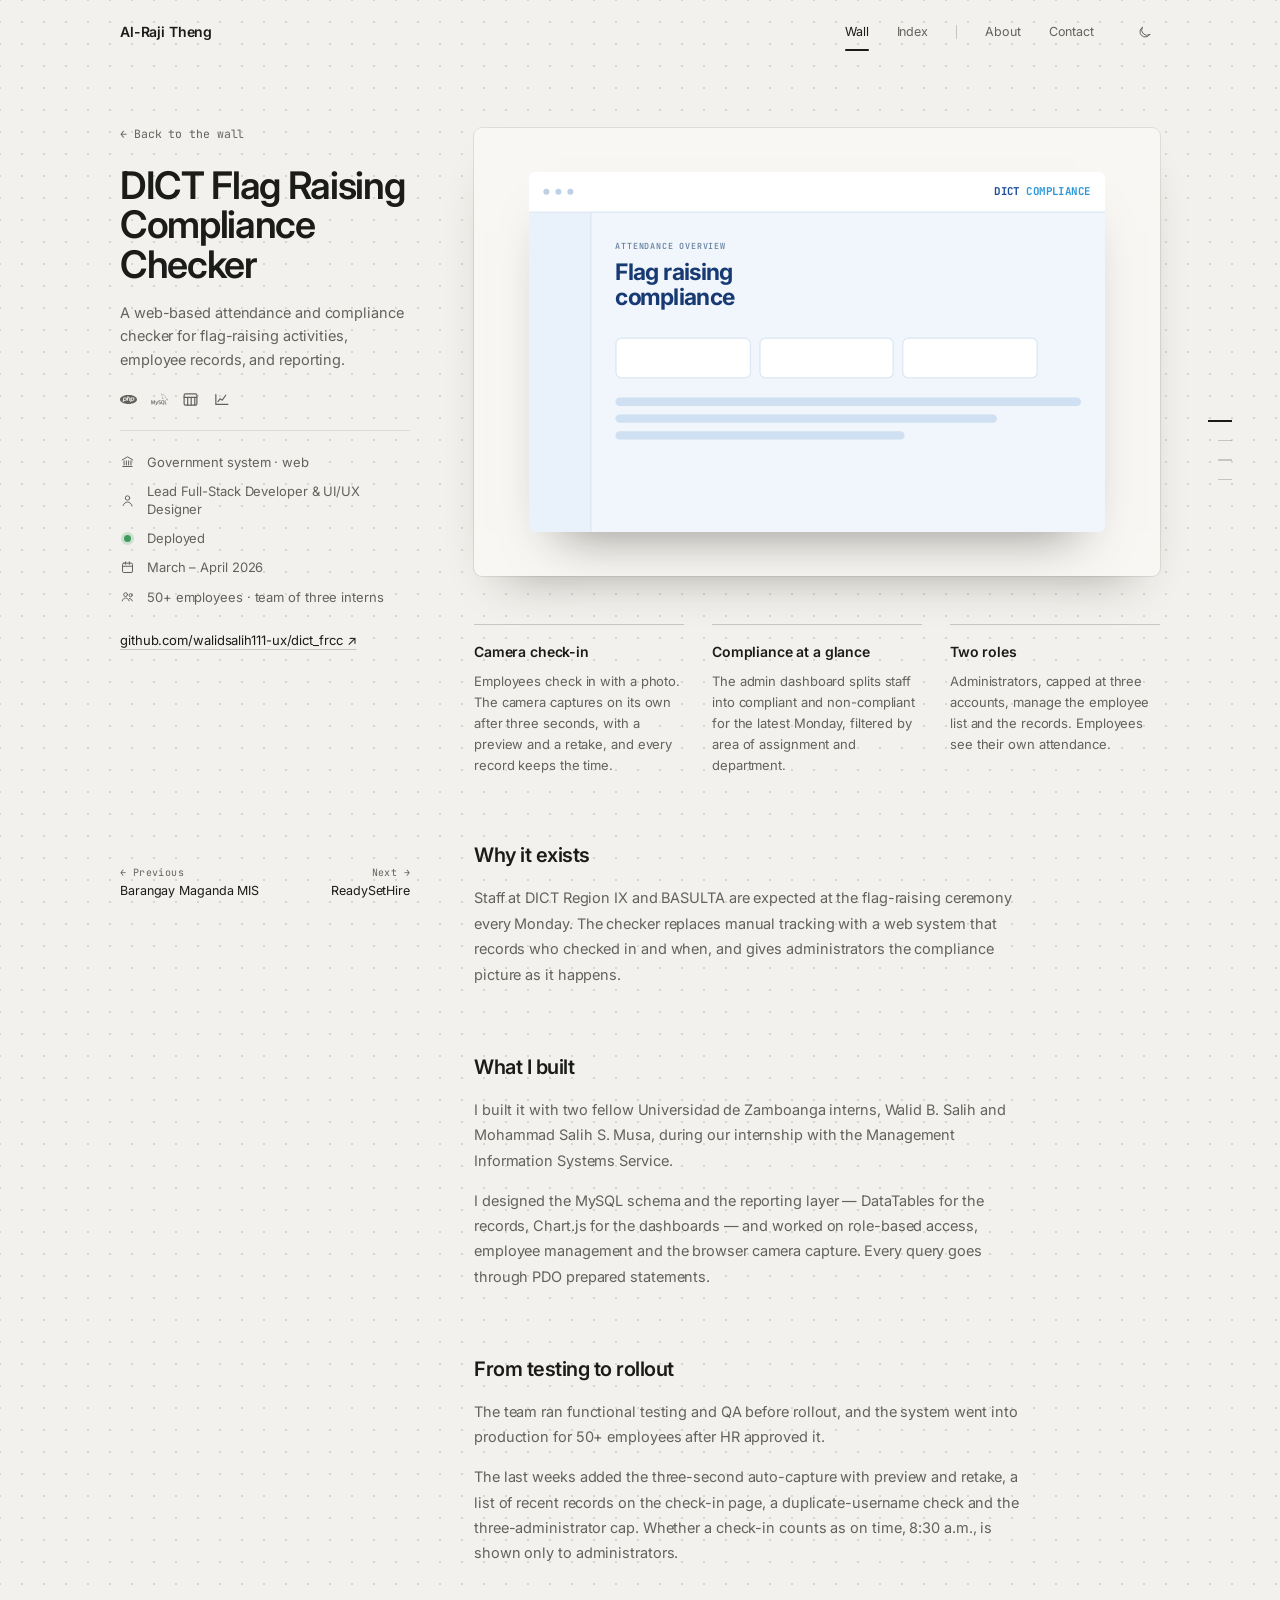
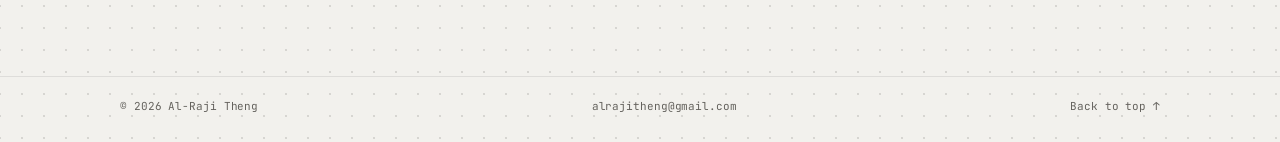
<file: work/dict-frcc.html>
<!doctype html>
<html lang="en">
  <head>
    <meta charset="utf-8" />
    <meta
      name="viewport"
      content="width=device-width, initial-scale=1, viewport-fit=cover"
    />
    <title>DICT Flag Raising Compliance Checker &mdash; Al-Raji Theng</title>

    <meta name="description" content="A web-based attendance and compliance checker for flag-raising activities, employee records, and reporting." />
    <meta name="author" content="Al-Raji Theng" />
    <meta name="theme-color" content="#f2f1ed" />
    <link rel="canonical" href="https://rjtg.vercel.app/work/dict-frcc" />

    <meta property="og:type" content="article" />
    <meta property="og:site_name" content="Al-Raji Theng" />
    <meta property="og:title" content="DICT Flag Raising Compliance Checker &mdash; Al-Raji Theng" />
    <meta property="og:description" content="A web-based attendance and compliance checker for flag-raising activities, employee records, and reporting." />
    <meta property="og:url" content="https://rjtg.vercel.app/work/dict-frcc" />
    <meta property="og:image" content="https://rjtg.vercel.app/assets/img/og-cover.png?v=2" />
    <meta property="og:image:width" content="1200" />
    <meta property="og:image:height" content="630" />
    <meta name="twitter:card" content="summary_large_image" />

    <link rel="icon" href="/assets/img/favicon.svg" type="image/svg+xml" />
    <link rel="apple-touch-icon" href="/assets/img/favicon.svg" />
    <link rel="manifest" href="/site.webmanifest" />

    <link rel="preconnect" href="https://fonts.googleapis.com" />
    <link rel="preconnect" href="https://fonts.gstatic.com" crossorigin />
    <link
      href="https://fonts.googleapis.com/css2?family=Inter:wght@400;500;600;700;800&family=JetBrains+Mono:wght@400;500&display=swap"
      rel="stylesheet"
    />
    <link rel="stylesheet" href="/assets/css/styles.css?v=16" />

    <script>
      document.documentElement.classList.add("js");
      try {
        if (localStorage.getItem("theme") === "dark") {
          document.documentElement.setAttribute("data-theme", "dark");
        }
      } catch (error) {}
    </script>
  </head>

  <body>
    <a class="skip" href="#main">Skip to content</a>

    <header class="nav" id="nav">
      <div class="wrap nav__inner">
        <a class="nav__brand" href="/">Al-Raji Theng</a>

        <nav class="nav__links" aria-label="Sections">
          <a href="/#wall" class="current">Wall</a>
          <a href="/#index">Index</a>
          <span class="nav__rule" aria-hidden="true"></span>
          <a href="/#about">About</a>
          <a href="/#contact">Contact</a>
        </nav>

        <button
          class="theme-toggle"
          type="button"
          data-theme-toggle
          aria-label="Dark mode"
          aria-pressed="false"
        >
          <svg
            class="theme-toggle__icon theme-toggle__icon--moon"
            viewBox="0 0 24 24"
            aria-hidden="true"
          >
            <path
              d="M20.5 15.2A8.5 8.5 0 0 1 8.8 3.5 8.5 8.5 0 1 0 20.5 15.2Z"
            ></path>
          </svg>
          <svg
            class="theme-toggle__icon theme-toggle__icon--sun"
            viewBox="0 0 24 24"
            aria-hidden="true"
          >
            <circle cx="12" cy="12" r="4"></circle>
            <path
              d="M12 2v2M12 20v2M4.93 4.93l1.42 1.42M17.65 17.65l1.42 1.42M2 12h2M20 12h2M4.93 19.07l1.42-1.42M17.65 6.35l1.42-1.42"
            ></path>
          </svg>
        </button>
      </div>
    </header>

    <!-- ═══════════════════════ project · dict-frcc ═══════════════════════
         Facts from the project's repository, its manual or README, and the
         copy on the home page. The mock screen is the one in this project's
         row of the Index; change both together. -->
    <main id="main" class="work" data-work>
      <div class="wrap work__grid">
        <aside class="work__side">
          <a class="work__back" href="/#wall" data-back
            ><span aria-hidden="true">&larr;</span>
            <span data-back-label>Back to the wall</span></a
          >
          <h1 class="work__title">DICT Flag Raising Compliance Checker</h1>
          <p class="work__lede">A web-based attendance and compliance checker for flag-raising activities, employee records, and reporting.</p>
          <p class="work__tech" aria-label="Built with">
            <span class="tech tech--sprite" style="--brand: #777bb4"
            ><svg aria-hidden="true"><use href="#t-php"></use></svg
            ><span class="tech__name">PHP</span></span
            >
            <span class="tech tech--sprite" style="--brand: #4d7fa5"
            ><svg aria-hidden="true"><use href="#t-mysql"></use></svg
            ><span class="tech__name">MySQL</span></span
            >
            <span class="tech tech--icon"
            ><svg viewBox="0 0 24 24" aria-hidden="true">
            <rect x="3" y="4" width="18" height="16" rx="2"></rect>
            <path d="M3 9h18M8 9v11M13 9v11M18 9v11"></path></svg
            ><span class="tech__name">DataTables</span></span
            >
            <span class="tech tech--icon"
            ><svg viewBox="0 0 24 24" aria-hidden="true">
            <path d="M4 19V5M4 19h17"></path>
            <path d="m7 15 3-4 3 2 5-7"></path></svg
            ><span class="tech__name">Chart.js</span></span
            >
          </p>
          <ul class="work__facts">
            <li><svg viewBox="0 0 24 24" aria-hidden="true"><path d="M3.5 9.5 12 4.5l8.5 5M4.5 20h15M6.5 11v6.5M10.2 11v6.5M13.8 11v6.5M17.5 11v6.5"></path></svg><span>Government system &middot; web</span></li>
            <li><svg viewBox="0 0 24 24" aria-hidden="true"><circle cx="12" cy="8" r="3.5"></circle><path d="M5 20c1.2-3.6 4-5.5 7-5.5s5.8 1.9 7 5.5"></path></svg><span>Lead Full-Stack Developer &amp; UI/UX Designer</span></li>
            <li><span class="work__dot" aria-hidden="true"></span><span>Deployed</span></li>
            <li><svg viewBox="0 0 24 24" aria-hidden="true"><rect x="4" y="5" width="16" height="15" rx="2"></rect><path d="M4 10h16M9 3v4M15 3v4"></path></svg><span>March &ndash; April 2026</span></li>
            <li><svg viewBox="0 0 24 24" aria-hidden="true"><circle cx="9" cy="9" r="3"></circle><circle cx="17" cy="10" r="2.5"></circle><path d="M3.5 19c.9-3 3-4.5 5.5-4.5s4.6 1.5 5.5 4.5M15 15.2c2.2.1 3.9 1.3 4.6 3.8"></path></svg><span>50+ employees &middot; team of three interns</span></li>
          </ul>
          <a
            class="work__repo"
            href="https://github.com/walidsalih111-ux/dict_frcc"
            target="_blank"
            rel="noopener noreferrer"
            >github.com/walidsalih111-ux/<wbr>dict_frcc&nbsp;<span aria-hidden="true">&#8599;</span></a
          >
          <nav class="work__pager" aria-label="More projects">
            <a href="/work/barangay-maganda" rel="prev"><span>&larr; Previous</span>Barangay Maganda MIS</a>
            <a href="/work/readysethire" rel="next"><span>Next &rarr;</span>ReadySetHire</a>
          </nav>
        </aside>

        <div class="work__main">
          <figure class="work__hero">
            <span
              class="shot"
              role="img"
              aria-label="Mock-up of DICT Flag Raising Compliance Checker"
              data-fit
              ><span class="project-preview">
                        <span class="preview__topbar"
                          ><i></i><i></i><i></i
                          ><b>DICT <span>COMPLIANCE</span></b></span
                        >
                        <span class="preview__body">
                          <span class="preview__side"></span>
                          <span class="preview__content">
                            <span class="preview__eyebrow"
                              >Attendance overview</span
                            ><strong>Flag raising<br />compliance</strong>
                            <span class="preview__stats"
                              ><i></i><i></i><i></i
                            ></span>
                            <span class="preview__rows"
                              ><i></i><i></i><i></i
                            ></span>
                          </span>
                        </span>
                      </span></span
            >
          </figure>

          <ul class="work__features" data-rail-mark="Highlights">
            <li>
              <h2>Camera check-in</h2>
              <p>Employees check in with a photo. The camera captures on its own after three seconds, with a preview and a retake, and every record keeps the time.</p>
            </li>
            <li>
              <h2>Compliance at a glance</h2>
              <p>The admin dashboard splits staff into compliant and non-compliant for the latest Monday, filtered by area of assignment and department.</p>
            </li>
            <li>
              <h2>Two roles</h2>
              <p>Administrators, capped at three accounts, manage the employee list and the records. Employees see their own attendance.</p>
            </li>
          </ul>

          <section class="work__section" id="why-it-exists" aria-labelledby="why-it-exists-title" data-rail-mark="Why it exists">
            <h2 id="why-it-exists-title">Why it exists</h2>
            <p>Staff at DICT Region IX and BASULTA are expected at the flag-raising ceremony every Monday. The checker replaces manual tracking with a web system that records who checked in and when, and gives administrators the compliance picture as it happens.</p>
          </section>

          <section class="work__section" id="what-i-built" aria-labelledby="what-i-built-title" data-rail-mark="What I built">
            <h2 id="what-i-built-title">What I built</h2>
            <p>I built it with two fellow Universidad de Zamboanga interns, Walid B. Salih and Mohammad Salih S. Musa, during our internship with the Management Information Systems Service.</p>
            <p>I designed the MySQL schema and the reporting layer &mdash; DataTables for the records, Chart.js for the dashboards &mdash; and worked on role-based access, employee management and the browser camera capture. Every query goes through PDO prepared statements.</p>
          </section>

          <section class="work__section" id="from-testing-to-rollout" aria-labelledby="from-testing-to-rollout-title" data-rail-mark="From testing to rollout">
            <h2 id="from-testing-to-rollout-title">From testing to rollout</h2>
            <p>The team ran functional testing and QA before rollout, and the system went into production for 50+ employees after HR approved it.</p>
            <p>The last weeks added the three-second auto-capture with preview and retake, a list of recent records on the check-in page, a duplicate-username check and the three-administrator cap. Whether a check-in counts as on time, 8:30&nbsp;a.m., is shown only to administrators.</p>
          </section>

          <nav class="work__pager work__pager--end" aria-label="More projects">
            <a href="/work/barangay-maganda" rel="prev"><span>&larr; Previous</span>Barangay Maganda MIS</a>
            <a href="/work/readysethire" rel="next"><span>Next &rarr;</span>ReadySetHire</a>
          </nav>
        </div>
      </div>

      <ol class="work__rail" aria-hidden="true" data-rail></ol>
    </main>

    <footer class="foot">
      <div class="wrap foot__inner">
        <p>&copy; <span id="year">2026</span> Al-Raji Theng</p>
        <a href="mailto:alrajitheng@gmail.com">alrajitheng@gmail.com</a>
        <a href="#main">Back to top <span aria-hidden="true">&uarr;</span></a>
      </div>
    </footer>

    <script src="/assets/js/main.js?v=16"></script>
  </body>
</html>
</file>
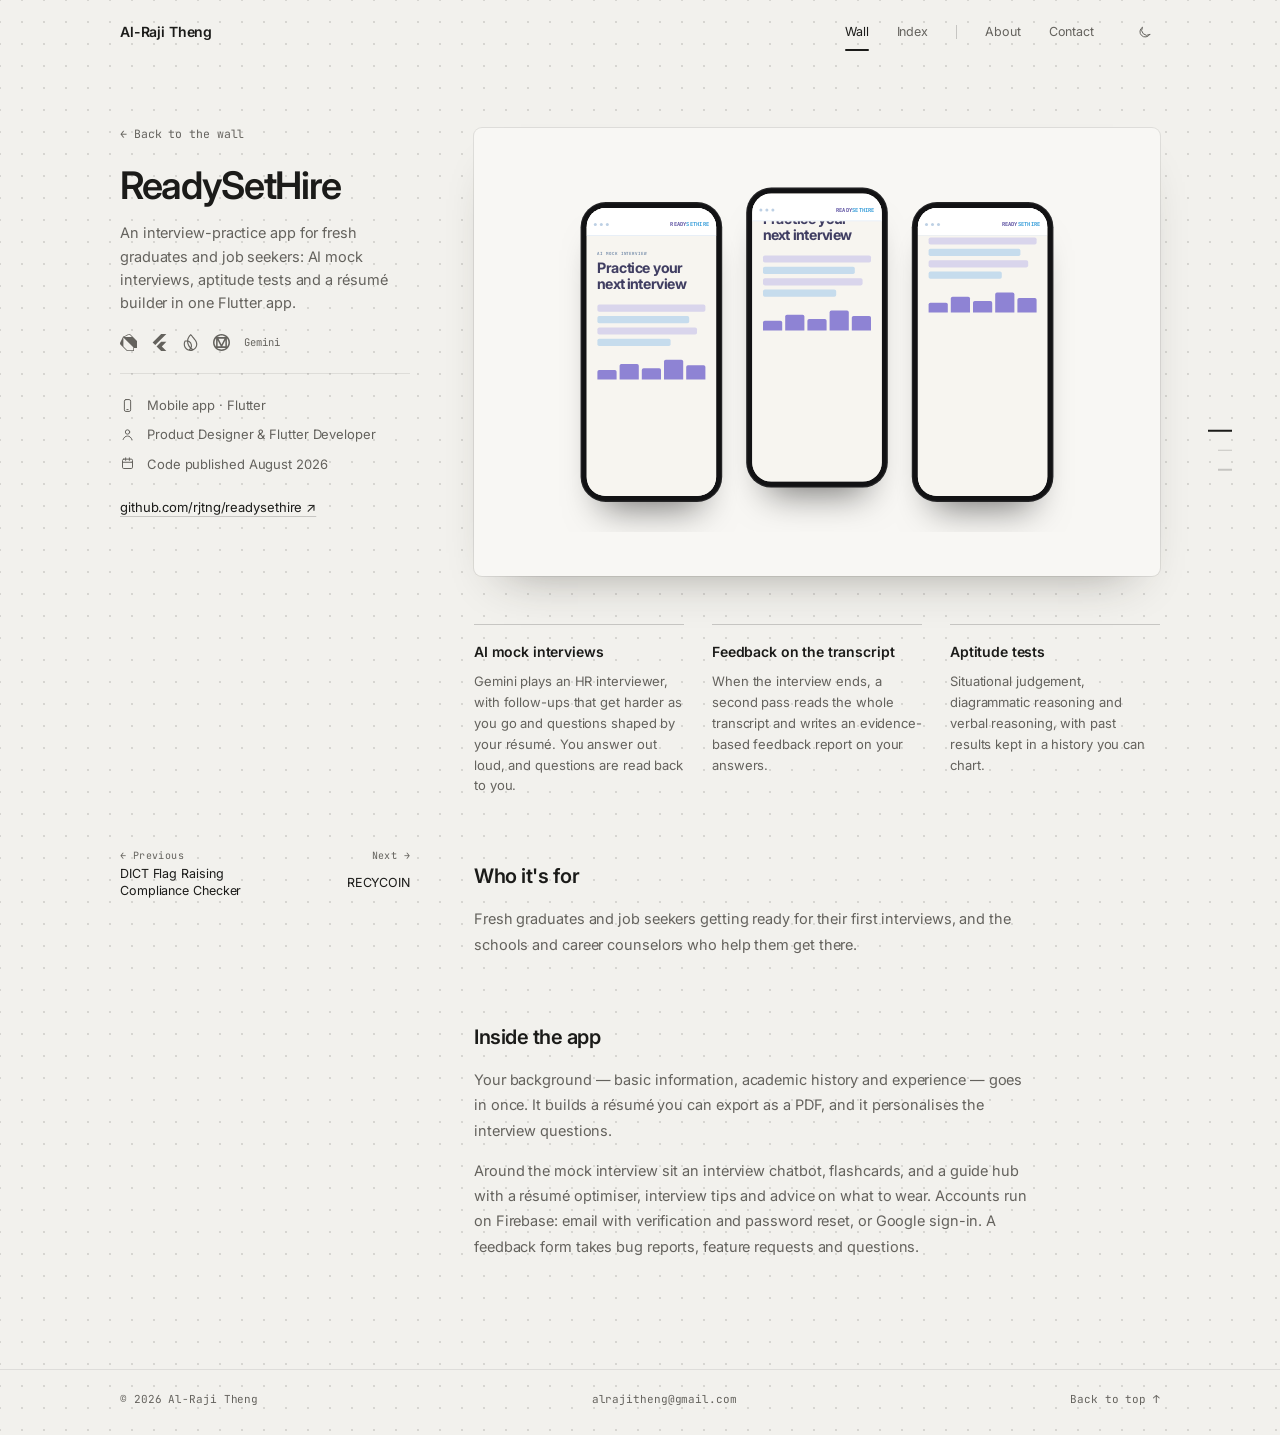
<file: work/readysethire.html>
<!doctype html>
<html lang="en">
  <head>
    <meta charset="utf-8" />
    <meta
      name="viewport"
      content="width=device-width, initial-scale=1, viewport-fit=cover"
    />
    <title>ReadySetHire &mdash; Al-Raji Theng</title>

    <meta name="description" content="An interview-practice app for fresh graduates and job seekers: AI mock interviews, aptitude tests and a résumé builder in one Flutter app." />
    <meta name="author" content="Al-Raji Theng" />
    <meta name="theme-color" content="#f2f1ed" />
    <link rel="canonical" href="https://rjtg.vercel.app/work/readysethire" />

    <meta property="og:type" content="article" />
    <meta property="og:site_name" content="Al-Raji Theng" />
    <meta property="og:title" content="ReadySetHire &mdash; Al-Raji Theng" />
    <meta property="og:description" content="An interview-practice app for fresh graduates and job seekers: AI mock interviews, aptitude tests and a résumé builder in one Flutter app." />
    <meta property="og:url" content="https://rjtg.vercel.app/work/readysethire" />
    <meta property="og:image" content="https://rjtg.vercel.app/assets/img/og-cover.png?v=2" />
    <meta property="og:image:width" content="1200" />
    <meta property="og:image:height" content="630" />
    <meta name="twitter:card" content="summary_large_image" />

    <link rel="icon" href="/assets/img/favicon.svg" type="image/svg+xml" />
    <link rel="apple-touch-icon" href="/assets/img/favicon.svg" />
    <link rel="manifest" href="/site.webmanifest" />

    <link rel="preconnect" href="https://fonts.googleapis.com" />
    <link rel="preconnect" href="https://fonts.gstatic.com" crossorigin />
    <link
      href="https://fonts.googleapis.com/css2?family=Inter:wght@400;500;600;700;800&family=JetBrains+Mono:wght@400;500&display=swap"
      rel="stylesheet"
    />
    <link rel="stylesheet" href="/assets/css/styles.css?v=16" />

    <script>
      document.documentElement.classList.add("js");
      try {
        if (localStorage.getItem("theme") === "dark") {
          document.documentElement.setAttribute("data-theme", "dark");
        }
      } catch (error) {}
    </script>
  </head>

  <body>
    <a class="skip" href="#main">Skip to content</a>

    <header class="nav" id="nav">
      <div class="wrap nav__inner">
        <a class="nav__brand" href="/">Al-Raji Theng</a>

        <nav class="nav__links" aria-label="Sections">
          <a href="/#wall" class="current">Wall</a>
          <a href="/#index">Index</a>
          <span class="nav__rule" aria-hidden="true"></span>
          <a href="/#about">About</a>
          <a href="/#contact">Contact</a>
        </nav>

        <button
          class="theme-toggle"
          type="button"
          data-theme-toggle
          aria-label="Dark mode"
          aria-pressed="false"
        >
          <svg
            class="theme-toggle__icon theme-toggle__icon--moon"
            viewBox="0 0 24 24"
            aria-hidden="true"
          >
            <path
              d="M20.5 15.2A8.5 8.5 0 0 1 8.8 3.5 8.5 8.5 0 1 0 20.5 15.2Z"
            ></path>
          </svg>
          <svg
            class="theme-toggle__icon theme-toggle__icon--sun"
            viewBox="0 0 24 24"
            aria-hidden="true"
          >
            <circle cx="12" cy="12" r="4"></circle>
            <path
              d="M12 2v2M12 20v2M4.93 4.93l1.42 1.42M17.65 17.65l1.42 1.42M2 12h2M20 12h2M4.93 19.07l1.42-1.42M17.65 6.35l1.42-1.42"
            ></path>
          </svg>
        </button>
      </div>
    </header>

    <!-- ═══════════════════════ project · readysethire ═══════════════════════
         Facts from the project's repository, its manual or README, and the
         copy on the home page. The mock screen is the one in this project's
         row of the Index; change both together. -->
    <main id="main" class="work" data-work>
      <div class="wrap work__grid">
        <aside class="work__side">
          <a class="work__back" href="/#wall" data-back
            ><span aria-hidden="true">&larr;</span>
            <span data-back-label>Back to the wall</span></a
          >
          <h1 class="work__title">ReadySetHire</h1>
          <p class="work__lede">An interview-practice app for fresh graduates and job seekers: AI mock interviews, aptitude tests and a r&eacute;sum&eacute; builder in one Flutter app.</p>
          <p class="work__tech" aria-label="Built with">
            <span class="tech tech--sprite" style="--brand: #1a82c8"
            ><svg aria-hidden="true"><use href="#t-dart"></use></svg
            ><span class="tech__name">Dart</span></span
            >
            <span class="tech tech--sprite" style="--brand: #4180b4"
            ><svg aria-hidden="true"><use href="#t-flutter"></use></svg
            ><span class="tech__name">Flutter</span></span
            >
            <span class="tech tech--sprite" style="--brand: #e04119"
            ><svg aria-hidden="true"><use href="#t-firebase"></use></svg
            ><span class="tech__name">Firebase</span></span
            >
            <span class="tech tech--sprite" style="--brand: #8573b6"
            ><svg aria-hidden="true">
            <use href="#t-materialdesign"></use></svg
            ><span class="tech__name">Material Design</span></span
            >
            <span class="tech"><span class="tech__name">Gemini</span></span>
          </p>
          <ul class="work__facts">
            <li><svg viewBox="0 0 24 24" aria-hidden="true"><rect x="7" y="2.5" width="10" height="19" rx="2.5"></rect><path d="M11 18.5h2"></path></svg><span>Mobile app &middot; Flutter</span></li>
            <li><svg viewBox="0 0 24 24" aria-hidden="true"><circle cx="12" cy="8" r="3.5"></circle><path d="M5 20c1.2-3.6 4-5.5 7-5.5s5.8 1.9 7 5.5"></path></svg><span>Product Designer &amp; Flutter Developer</span></li>
            <li><svg viewBox="0 0 24 24" aria-hidden="true"><rect x="4" y="5" width="16" height="15" rx="2"></rect><path d="M4 10h16M9 3v4M15 3v4"></path></svg><span>Code published August 2026</span></li>
          </ul>
          <a
            class="work__repo"
            href="https://github.com/rjtng/readysethire"
            target="_blank"
            rel="noopener noreferrer"
            >github.com/rjtng/<wbr>readysethire&nbsp;<span aria-hidden="true">&#8599;</span></a
          >
          <nav class="work__pager" aria-label="More projects">
            <a href="/work/dict-frcc" rel="prev"><span>&larr; Previous</span>DICT Flag Raising Compliance Checker</a>
            <a href="/work/recycoin" rel="next"><span>Next &rarr;</span>RECYCOIN</a>
          </nav>
        </aside>

        <div class="work__main">
          <figure class="work__hero">
            <span
              class="shot"
              role="img"
              aria-label="Mock-up of ReadySetHire"
              data-fit
              ><span class="phones"><span class="phone"><span class="phone__screen"><span class="project-preview project-preview--phone project-preview--records">
                        <span class="preview__topbar"
                          ><i></i><i></i><i></i
                          ><b>READY<span>SETHIRE</span></b></span
                        >
                        <span class="preview__body">
                          <span class="preview__side"></span>
                          <span class="preview__content">
                            <span class="preview__eyebrow"
                              >AI mock interview</span
                            ><strong>Practice your<br />next interview</strong>
                            <span class="preview__table"
                              ><i></i><i></i><i></i><i></i
                            ></span>
                            <span class="preview__graph"
                              ><b></b><b></b><b></b><b></b><b></b
                            ></span>
                          </span>
                        </span>
                      </span></span></span><span class="phone"><span class="phone__screen"><span class="project-preview project-preview--phone project-preview--records">
                        <span class="preview__topbar"
                          ><i></i><i></i><i></i
                          ><b>READY<span>SETHIRE</span></b></span
                        >
                        <span class="preview__body">
                          <span class="preview__side"></span>
                          <span class="preview__content">
                            <span class="preview__eyebrow"
                              >AI mock interview</span
                            ><strong>Practice your<br />next interview</strong>
                            <span class="preview__table"
                              ><i></i><i></i><i></i><i></i
                            ></span>
                            <span class="preview__graph"
                              ><b></b><b></b><b></b><b></b><b></b
                            ></span>
                          </span>
                        </span>
                      </span></span></span><span class="phone"><span class="phone__screen"><span class="project-preview project-preview--phone project-preview--records">
                        <span class="preview__topbar"
                          ><i></i><i></i><i></i
                          ><b>READY<span>SETHIRE</span></b></span
                        >
                        <span class="preview__body">
                          <span class="preview__side"></span>
                          <span class="preview__content">
                            <span class="preview__eyebrow"
                              >AI mock interview</span
                            ><strong>Practice your<br />next interview</strong>
                            <span class="preview__table"
                              ><i></i><i></i><i></i><i></i
                            ></span>
                            <span class="preview__graph"
                              ><b></b><b></b><b></b><b></b><b></b
                            ></span>
                          </span>
                        </span>
                      </span></span></span></span></span
            >
          </figure>

          <ul class="work__features" data-rail-mark="Highlights">
            <li>
              <h2>AI mock interviews</h2>
              <p>Gemini plays an HR interviewer, with follow-ups that get harder as you go and questions shaped by your r&eacute;sum&eacute;. You answer out loud, and questions are read back to you.</p>
            </li>
            <li>
              <h2>Feedback on the transcript</h2>
              <p>When the interview ends, a second pass reads the whole transcript and writes an evidence-based feedback report on your answers.</p>
            </li>
            <li>
              <h2>Aptitude tests</h2>
              <p>Situational judgement, diagrammatic reasoning and verbal reasoning, with past results kept in a history you can chart.</p>
            </li>
          </ul>

          <section class="work__section" id="who-it-s-for" aria-labelledby="who-it-s-for-title" data-rail-mark="Who it&#x27;s for">
            <h2 id="who-it-s-for-title">Who it's for</h2>
            <p>Fresh graduates and job seekers getting ready for their first interviews, and the schools and career counselors who help them get there.</p>
          </section>

          <section class="work__section" id="inside-the-app" aria-labelledby="inside-the-app-title" data-rail-mark="Inside the app">
            <h2 id="inside-the-app-title">Inside the app</h2>
            <p>Your background &mdash; basic information, academic history and experience &mdash; goes in once. It builds a r&eacute;sum&eacute; you can export as a PDF, and it personalises the interview questions.</p>
            <p>Around the mock interview sit an interview chatbot, flashcards, and a guide hub with a r&eacute;sum&eacute; optimiser, interview tips and advice on what to wear. Accounts run on Firebase: email with verification and password reset, or Google sign-in. A feedback form takes bug reports, feature requests and questions.</p>
          </section>

          <nav class="work__pager work__pager--end" aria-label="More projects">
            <a href="/work/dict-frcc" rel="prev"><span>&larr; Previous</span>DICT Flag Raising Compliance Checker</a>
            <a href="/work/recycoin" rel="next"><span>Next &rarr;</span>RECYCOIN</a>
          </nav>
        </div>
      </div>

      <ol class="work__rail" aria-hidden="true" data-rail></ol>
    </main>

    <footer class="foot">
      <div class="wrap foot__inner">
        <p>&copy; <span id="year">2026</span> Al-Raji Theng</p>
        <a href="mailto:alrajitheng@gmail.com">alrajitheng@gmail.com</a>
        <a href="#main">Back to top <span aria-hidden="true">&uarr;</span></a>
      </div>
    </footer>

    <script src="/assets/js/main.js?v=16"></script>
  </body>
</html>
</file>
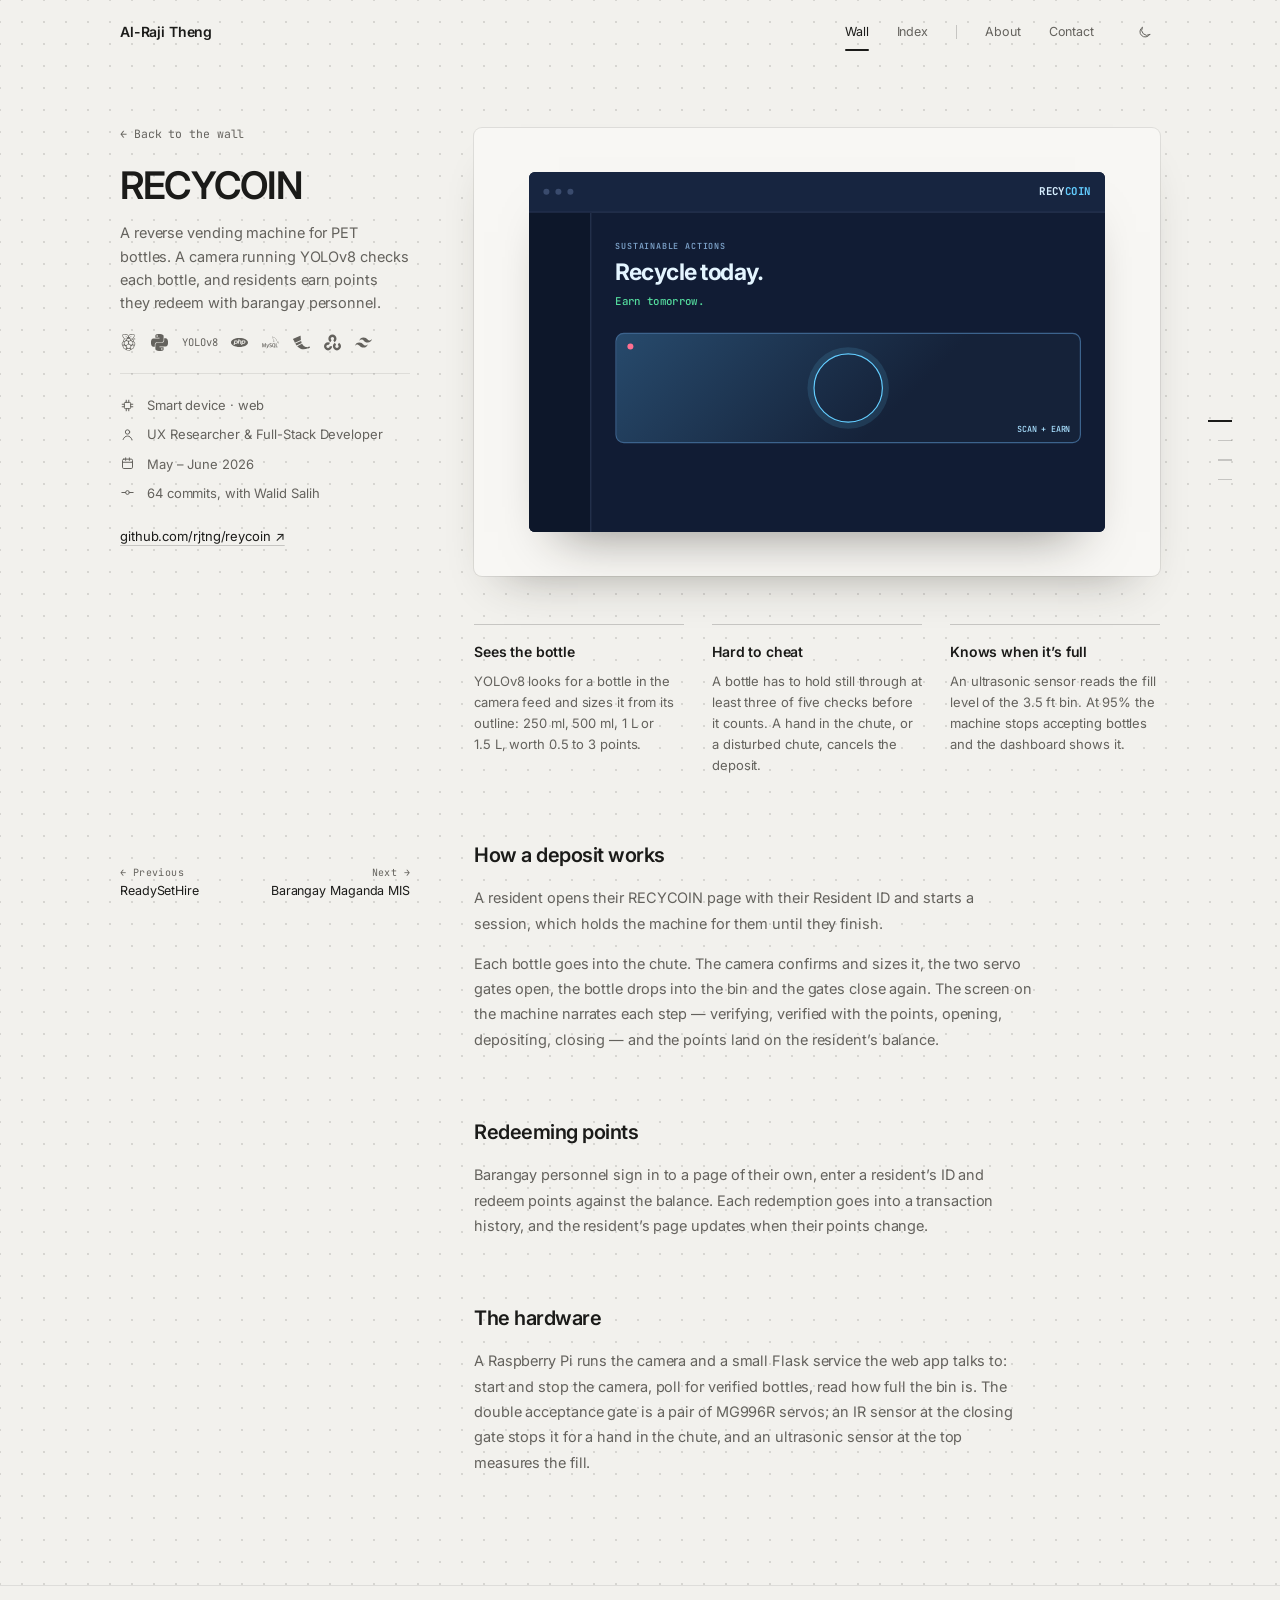
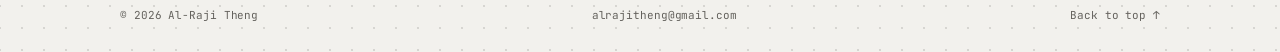
<file: work/recycoin.html>
<!doctype html>
<html lang="en">
  <head>
    <meta charset="utf-8" />
    <meta
      name="viewport"
      content="width=device-width, initial-scale=1, viewport-fit=cover"
    />
    <title>RECYCOIN &mdash; Al-Raji Theng</title>

    <meta name="description" content="A reverse vending machine for PET bottles. A camera running YOLOv8 checks each bottle, and residents earn points they redeem with barangay personnel." />
    <meta name="author" content="Al-Raji Theng" />
    <meta name="theme-color" content="#f2f1ed" />
    <link rel="canonical" href="https://rjtg.vercel.app/work/recycoin" />

    <meta property="og:type" content="article" />
    <meta property="og:site_name" content="Al-Raji Theng" />
    <meta property="og:title" content="RECYCOIN &mdash; Al-Raji Theng" />
    <meta property="og:description" content="A reverse vending machine for PET bottles. A camera running YOLOv8 checks each bottle, and residents earn points they redeem with barangay personnel." />
    <meta property="og:url" content="https://rjtg.vercel.app/work/recycoin" />
    <meta property="og:image" content="https://rjtg.vercel.app/assets/img/og-cover.png?v=2" />
    <meta property="og:image:width" content="1200" />
    <meta property="og:image:height" content="630" />
    <meta name="twitter:card" content="summary_large_image" />

    <link rel="icon" href="/assets/img/favicon.svg" type="image/svg+xml" />
    <link rel="apple-touch-icon" href="/assets/img/favicon.svg" />
    <link rel="manifest" href="/site.webmanifest" />

    <link rel="preconnect" href="https://fonts.googleapis.com" />
    <link rel="preconnect" href="https://fonts.gstatic.com" crossorigin />
    <link
      href="https://fonts.googleapis.com/css2?family=Inter:wght@400;500;600;700;800&family=JetBrains+Mono:wght@400;500&display=swap"
      rel="stylesheet"
    />
    <link rel="stylesheet" href="/assets/css/styles.css?v=16" />

    <script>
      document.documentElement.classList.add("js");
      try {
        if (localStorage.getItem("theme") === "dark") {
          document.documentElement.setAttribute("data-theme", "dark");
        }
      } catch (error) {}
    </script>
  </head>

  <body>
    <a class="skip" href="#main">Skip to content</a>

    <header class="nav" id="nav">
      <div class="wrap nav__inner">
        <a class="nav__brand" href="/">Al-Raji Theng</a>

        <nav class="nav__links" aria-label="Sections">
          <a href="/#wall" class="current">Wall</a>
          <a href="/#index">Index</a>
          <span class="nav__rule" aria-hidden="true"></span>
          <a href="/#about">About</a>
          <a href="/#contact">Contact</a>
        </nav>

        <button
          class="theme-toggle"
          type="button"
          data-theme-toggle
          aria-label="Dark mode"
          aria-pressed="false"
        >
          <svg
            class="theme-toggle__icon theme-toggle__icon--moon"
            viewBox="0 0 24 24"
            aria-hidden="true"
          >
            <path
              d="M20.5 15.2A8.5 8.5 0 0 1 8.8 3.5 8.5 8.5 0 1 0 20.5 15.2Z"
            ></path>
          </svg>
          <svg
            class="theme-toggle__icon theme-toggle__icon--sun"
            viewBox="0 0 24 24"
            aria-hidden="true"
          >
            <circle cx="12" cy="12" r="4"></circle>
            <path
              d="M12 2v2M12 20v2M4.93 4.93l1.42 1.42M17.65 17.65l1.42 1.42M2 12h2M20 12h2M4.93 19.07l1.42-1.42M17.65 6.35l1.42-1.42"
            ></path>
          </svg>
        </button>
      </div>
    </header>

    <!-- ═══════════════════════ project · recycoin ═══════════════════════
         Facts from the project's repository, its manual or README, and the
         copy on the home page. The mock screen is the one in this project's
         row of the Index; change both together. -->
    <main id="main" class="work" data-work>
      <div class="wrap work__grid">
        <aside class="work__side">
          <a class="work__back" href="/#wall" data-back
            ><span aria-hidden="true">&larr;</span>
            <span data-back-label>Back to the wall</span></a
          >
          <h1 class="work__title">RECYCOIN</h1>
          <p class="work__lede">A reverse vending machine for PET bottles. A camera running YOLOv8 checks each bottle, and residents earn points they redeem with barangay personnel.</p>
          <p class="work__tech" aria-label="Built with">
            <span class="tech tech--sprite" style="--brand: #ab3e58"
            ><svg aria-hidden="true"><use href="#t-raspberrypi"></use></svg
            ><span class="tech__name">Raspberry Pi</span></span
            >
            <span class="tech tech--sprite" style="--brand: #4b83b3"
            ><svg aria-hidden="true"><use href="#t-python"></use></svg
            ><span class="tech__name">Python</span></span
            >
            <span class="tech"><span class="tech__name">YOLOv8</span></span>
            <span class="tech tech--sprite" style="--brand: #777bb4"
            ><svg aria-hidden="true"><use href="#t-php"></use></svg
            ><span class="tech__name">PHP</span></span
            >
            <span class="tech tech--sprite" style="--brand: #4d7fa5"
            ><svg aria-hidden="true"><use href="#t-mysql"></use></svg
            ><span class="tech__name">MySQL</span></span
            >
            <span class="tech tech--sprite" style="--brand: #3290a4"><svg aria-hidden="true"><use href="#t-flask"></use></svg><span class="tech__name">Flask</span></span>
            <span class="tech tech--sprite" style="--brand: #7c64ec"><svg aria-hidden="true"><use href="#t-opencv"></use></svg><span class="tech__name">OpenCV</span></span>
            <span class="tech tech--sprite" style="--brand: #0592aa"><svg aria-hidden="true"><use href="#t-tailwindcss"></use></svg><span class="tech__name">Tailwind</span></span>
          </p>
          <ul class="work__facts">
            <li><svg viewBox="0 0 24 24" aria-hidden="true"><rect x="7" y="7" width="10" height="10" rx="1.5"></rect><path d="M10 3.5V7M14 3.5V7M10 17v3.5M14 17v3.5M3.5 10H7M3.5 14H7M17 10h3.5M17 14h3.5"></path></svg><span>Smart device &middot; web</span></li>
            <li><svg viewBox="0 0 24 24" aria-hidden="true"><circle cx="12" cy="8" r="3.5"></circle><path d="M5 20c1.2-3.6 4-5.5 7-5.5s5.8 1.9 7 5.5"></path></svg><span>UX Researcher &amp; Full-Stack Developer</span></li>
            <li><svg viewBox="0 0 24 24" aria-hidden="true"><rect x="4" y="5" width="16" height="15" rx="2"></rect><path d="M4 10h16M9 3v4M15 3v4"></path></svg><span>May &ndash; June 2026</span></li>
            <li><svg viewBox="0 0 24 24" aria-hidden="true"><circle cx="12" cy="12" r="3"></circle><path d="M3 12h6M15 12h6"></path></svg><span>64 commits, with Walid Salih</span></li>
          </ul>
          <a
            class="work__repo"
            href="https://github.com/rjtng/reycoin"
            target="_blank"
            rel="noopener noreferrer"
            >github.com/rjtng/<wbr>reycoin&nbsp;<span aria-hidden="true">&#8599;</span></a
          >
          <nav class="work__pager" aria-label="More projects">
            <a href="/work/readysethire" rel="prev"><span>&larr; Previous</span>ReadySetHire</a>
            <a href="/work/barangay-maganda" rel="next"><span>Next &rarr;</span>Barangay Maganda MIS</a>
          </nav>
        </aside>

        <div class="work__main">
          <figure class="work__hero">
            <span
              class="shot"
              role="img"
              aria-label="Mock-up of RECYCOIN"
              data-fit
              ><span class="project-preview project-preview--vision">
                        <span class="preview__topbar"
                          ><i></i><i></i><i></i
                          ><b>RECY<span>COIN</span></b></span
                        >
                        <span class="preview__body">
                          <span class="preview__side"></span>
                          <span class="preview__content">
                            <span class="preview__eyebrow"
                              >Sustainable actions</span
                            ><strong
                              >Recycle today.<br /><b>Earn tomorrow.</b></strong
                            >
                            <span class="preview__camera"
                              ><i></i><b>SCAN + EARN</b></span
                            >
                          </span>
                        </span>
                      </span></span
            >
          </figure>

          <ul class="work__features" data-rail-mark="Highlights">
            <li>
              <h2>Sees the bottle</h2>
              <p>YOLOv8 looks for a bottle in the camera feed and sizes it from its outline: 250&nbsp;ml, 500&nbsp;ml, 1&nbsp;L or 1.5&nbsp;L, worth 0.5 to 3 points.</p>
            </li>
            <li>
              <h2>Hard to cheat</h2>
              <p>A bottle has to hold still through at least three of five checks before it counts. A hand in the chute, or a disturbed chute, cancels the deposit.</p>
            </li>
            <li>
              <h2>Knows when it&rsquo;s full</h2>
              <p>An ultrasonic sensor reads the fill level of the 3.5&nbsp;ft bin. At 95% the machine stops accepting bottles and the dashboard shows it.</p>
            </li>
          </ul>

          <section class="work__section" id="how-a-deposit-works" aria-labelledby="how-a-deposit-works-title" data-rail-mark="How a deposit works">
            <h2 id="how-a-deposit-works-title">How a deposit works</h2>
            <p>A resident opens their RECYCOIN page with their Resident ID and starts a session, which holds the machine for them until they finish.</p>
            <p>Each bottle goes into the chute. The camera confirms and sizes it, the two servo gates open, the bottle drops into the bin and the gates close again. The screen on the machine narrates each step &mdash; verifying, verified with the points, opening, depositing, closing &mdash; and the points land on the resident&rsquo;s balance.</p>
          </section>

          <section class="work__section" id="redeeming-points" aria-labelledby="redeeming-points-title" data-rail-mark="Redeeming points">
            <h2 id="redeeming-points-title">Redeeming points</h2>
            <p>Barangay personnel sign in to a page of their own, enter a resident&rsquo;s ID and redeem points against the balance. Each redemption goes into a transaction history, and the resident&rsquo;s page updates when their points change.</p>
          </section>

          <section class="work__section" id="the-hardware" aria-labelledby="the-hardware-title" data-rail-mark="The hardware">
            <h2 id="the-hardware-title">The hardware</h2>
            <p>A Raspberry Pi runs the camera and a small Flask service the web app talks to: start and stop the camera, poll for verified bottles, read how full the bin is. The double acceptance gate is a pair of MG996R servos; an IR sensor at the closing gate stops it for a hand in the chute, and an ultrasonic sensor at the top measures the fill.</p>
          </section>

          <nav class="work__pager work__pager--end" aria-label="More projects">
            <a href="/work/readysethire" rel="prev"><span>&larr; Previous</span>ReadySetHire</a>
            <a href="/work/barangay-maganda" rel="next"><span>Next &rarr;</span>Barangay Maganda MIS</a>
          </nav>
        </div>
      </div>

      <ol class="work__rail" aria-hidden="true" data-rail></ol>
    </main>

    <footer class="foot">
      <div class="wrap foot__inner">
        <p>&copy; <span id="year">2026</span> Al-Raji Theng</p>
        <a href="mailto:alrajitheng@gmail.com">alrajitheng@gmail.com</a>
        <a href="#main">Back to top <span aria-hidden="true">&uarr;</span></a>
      </div>
    </footer>

    <script src="/assets/js/main.js?v=16"></script>
  </body>
</html>
</file>
<file: assets/css/styles.css>
/* =============================================================================
   Al-Raji Theng — portfolio
   Warm paper, a dot grid, near-black ink. Colour is left to the work itself:
   the project screens, the brand marks and the badges. The page has three
   rooms, after aedwon.site: the Wall, the Index and the shelf in About.
   ========================================================================== */

:root {
  /* --- ground ------------------------------------------------------------ */
  --bg:          #f2f1ed;
  --bg-raise:    #e9e8e3;   /* hovered rows */
  --paper:       #f8f7f4;   /* an open volume */
  --dot:         rgba(27, 27, 25, .13);
  --line:        rgba(27, 27, 25, .09);
  --line-strong: rgba(27, 27, 25, .2);

  /* --- ink --------------------------------------------------------------- */
  --text:        #1b1b19;
  --muted:       #64625d;   /* 5.4:1 on --bg */
  --dim:         #8f8c85;   /* rules and decoration only */

  /* --- the shelf --------------------------------------------------------- */
  --board-top:   #e3e1db;
  --board-front: #d3d0c8;
  --photo-bg:    linear-gradient(170deg, #e6e4de, #d9d6ce);

  --shadow-soft: 0 24px 48px -30px rgba(40, 36, 28, .45);

  /* --- type -------------------------------------------------------------- */
  --body: "Inter", system-ui, -apple-system, "Segoe UI", sans-serif;
  --mono: "JetBrains Mono", ui-monospace, "SF Mono", Consolas, monospace;

  /* --- metrics ----------------------------------------------------------- */
  --wrap:   1040px;
  --gutter: clamp(16px, 4vw, 40px);
  --nav-h:  64px;
  --tab-h:  62px;   /* the tab bar on a phone */
  --ease:   cubic-bezier(.22, .61, .36, 1);

  color-scheme: light;
}

[data-theme="dark"] {
  --bg:          #131312;
  --bg-raise:    #1d1d1b;
  --paper:       #191917;
  --dot:         rgba(236, 235, 230, .085);
  --line:        rgba(236, 235, 230, .09);
  --line-strong: rgba(236, 235, 230, .2);
  --text:        #ecebe6;
  --muted:       #a19f98;
  --dim:         #6f6d67;
  --board-top:   #2a2a27;
  --board-front: #1f1f1d;
  --photo-bg:    linear-gradient(170deg, #252523, #1c1c1a);
  --shadow-soft: 0 24px 48px -30px rgba(0, 0, 0, .8);
  color-scheme: dark;
}

*, *::before, *::after { box-sizing: border-box; }

html {
  scroll-behavior: smooth;
  scroll-padding-top: calc(var(--nav-h) + 16px);
  -webkit-text-size-adjust: 100%;
}

body {
  margin: 0;
  background-color: var(--bg);
  background-image: radial-gradient(var(--dot) 1px, transparent 1.4px);
  background-size: 22px 22px;
  background-position: 11px 11px;
  color: var(--text);
  font-family: var(--body);
  font-size: 15px;
  line-height: 1.6;
  letter-spacing: -.006em;
  -webkit-font-smoothing: antialiased;
  overflow-x: hidden;
  transition: background-color .3s var(--ease), color .3s var(--ease);
}

h1, h2, h3, h4 { margin: 0; text-wrap: balance; }
p { margin: 0 0 1em; }
p:last-child { margin-bottom: 0; }

a { color: inherit; text-decoration: none; }
img, svg { display: block; max-width: 100%; }
ul, ol { margin: 0; padding: 0; }
li { list-style: none; }
button { font: inherit; }

::selection { background: var(--text); color: var(--bg); }

:focus-visible {
  outline: 2px solid var(--text);
  outline-offset: 3px;
  border-radius: 3px;
}

.wrap {
  width: 100%;
  max-width: calc(var(--wrap) + 2 * var(--gutter));
  margin-inline: auto;
  padding-inline: var(--gutter);
}

.skip {
  position: fixed;
  top: 10px; left: 10px;
  z-index: 200;
  padding: 9px 16px;
  background: var(--text);
  color: var(--bg);
  border-radius: 999px;
  font: 500 13px/1 var(--body);
  transform: translateY(-180%);
  transition: transform .2s var(--ease);
}
.skip:focus { transform: none; }

/* Read by screen readers, not drawn. */
.visually-hidden {
  position: absolute !important;
  width: 1px; height: 1px;
  margin: -1px;
  padding: 0;
  overflow: hidden;
  clip: rect(0 0 0 0);
  clip-path: inset(50%);
  white-space: nowrap;
  border: 0;
}

/* =============================================================================
   Nav — a name on the left, four words on the right
   ========================================================================== */
.nav {
  position: sticky;
  top: 0;
  z-index: 50;
  transition: background-color .3s var(--ease), box-shadow .3s var(--ease);
}
.nav.pinned {
  background: rgba(242, 241, 237, .86);
  -webkit-backdrop-filter: blur(10px);
  backdrop-filter: blur(10px);
  box-shadow: 0 1px 0 var(--line);
}
[data-theme="dark"] .nav.pinned { background: rgba(19, 19, 18, .86); }

/* While a page is on its way. main.js only shows it past 120ms, so a page
   that is already prefetched swaps in without it. */
.nav::after {
  content: "";
  position: absolute;
  left: 0; right: 0;
  bottom: 0;
  height: 2px;
  background: var(--text);
  opacity: 0;
  transform: scaleX(0);
  transform-origin: 0 50%;
  pointer-events: none;
}
.is-loading .nav::after { opacity: .65; animation: loading 1.1s var(--ease) infinite; }
.is-loading body { cursor: progress; }
@keyframes loading {
  0%   { transform: scaleX(0);  transform-origin: 0 50%; }
  50%  { transform: scaleX(1);  transform-origin: 0 50%; }
  51%  { transform: scaleX(1);  transform-origin: 100% 50%; }
  100% { transform: scaleX(0);  transform-origin: 100% 50%; }
}

/* Pages crossfade where the browser can; the nav is its own layer, so it
   holds still while the page under it changes. */
.nav { view-transition-name: site-nav; }
::view-transition-old(root),
::view-transition-new(root) { animation-duration: .28s; animation-timing-function: var(--ease); }

.nav__inner {
  display: flex;
  align-items: center;
  gap: 16px;
  height: var(--nav-h);
}
.nav__brand {
  margin-right: auto;
  font: 600 14px/1 var(--body);
  letter-spacing: -.01em;
  white-space: nowrap;
}
.nav__links {
  display: flex;
  align-items: center;
  gap: clamp(14px, 2.6vw, 28px);
}
.nav__links a {
  position: relative;
  padding: 6px 0;
  color: var(--muted);
  font: 400 12.5px/1 var(--body);
  transition: color .2s var(--ease);
}
.nav__links a:hover,
.nav__links a.current { color: var(--text); }
.nav__links a.current::after {
  content: "";
  position: absolute;
  left: 0; right: 0;
  bottom: -7px;
  height: 2px;
  border-radius: 2px;
  background: currentColor;
}
.nav__rule {
  width: 1px;
  height: 14px;
  background: var(--line-strong);
}

.theme-toggle {
  display: grid;
  place-items: center;
  flex: none;
  width: 32px;
  height: 32px;
  margin-left: clamp(4px, 2vw, 18px);
  padding: 0;
  border: 0;
  border-radius: 50%;
  background: none;
  color: var(--muted);
  cursor: pointer;
  transition: color .2s var(--ease), background-color .2s var(--ease);
}
.theme-toggle:hover { color: var(--text); background: var(--bg-raise); }
.theme-toggle__icon {
  width: 15px;
  height: 15px;
  fill: none;
  stroke: currentColor;
  stroke-width: 1.6;
  stroke-linecap: round;
  stroke-linejoin: round;
}
.theme-toggle__icon--sun,
[data-theme="dark"] .theme-toggle__icon--moon { display: none; }
[data-theme="dark"] .theme-toggle__icon--sun { display: block; }

/* =============================================================================
   1 — Wall
   The stage is clipped to the column, as in the reference. The plane under
   it is tipped back and turned a little, so the rows climb to the right and
   the screens nearer the bottom read larger. The tiles are drawn at 480x300
   and scaled, like every other copy of a project screen on the page.
   ========================================================================== */
.wall {
  position: relative;
  height: clamp(520px, calc(100svh - var(--nav-h)), 860px);
  isolation: isolate;
}
.wall__stage {
  position: absolute;
  inset: 0 max(var(--gutter), calc(50% - var(--wrap) / 2 - 24px));
  overflow: hidden;
  -webkit-mask-image: linear-gradient(to bottom, transparent 0, #000 9%, #000 78%, transparent 100%);
  mask-image: linear-gradient(to bottom, transparent 0, #000 9%, #000 78%, transparent 100%);
}
.wall__plane {
  --tilt: perspective(2400px) rotateX(42deg) rotateZ(-12deg);
  position: absolute;
  left: 50%;
  top: 44%;
  display: grid;
  gap: 28px;
  transform: translate(-50%, -50%) var(--tilt) translate3d(0, var(--shift, 0px), 0);
  opacity: 0;
  transition: opacity .9s var(--ease);
}
.wall__plane.is-built { opacity: 1; }
.wall__row {
  display: flex;
  gap: 28px;
}
.wall__row:nth-child(even) { margin-left: 174px; }

.tile {
  position: relative;
  display: block;
  flex: none;
  width: 320px;
  height: 200px;
  border-radius: 7px;
  box-shadow: 0 34px 50px -26px rgba(30, 26, 18, .5), 0 0 0 1px rgba(0, 0, 0, .05);
  transition: opacity .45s var(--ease), filter .45s var(--ease), transform .45s var(--ease), box-shadow .45s var(--ease);
}
.tile .shot { --s: .6667; border-radius: inherit; }
.tile--phones { box-shadow: none; }

/* One project in colour, the rest washed back towards the paper. */
.wall.is-focus .tile { opacity: .26; filter: grayscale(1); }
.wall.is-focus .tile.is-on {
  opacity: 1;
  filter: none;
  transform: translateY(-8px);
  box-shadow: 0 46px 60px -28px rgba(30, 26, 18, .6), 0 0 0 1px rgba(0, 0, 0, .05);
}
.wall.is-focus .tile--phones.is-on { box-shadow: none; }
[data-theme="dark"] .wall.is-focus .tile { opacity: .2; }
[data-theme="dark"] .wall.is-focus .tile.is-on { opacity: 1; }

/* Without scripting there is no wall to stand in front of, so the intro
   simply opens the page. */
html:not(.js) .wall { height: auto; padding-block: clamp(72px, 14vh, 150px) 8px; }
html:not(.js) .wall__stage,
html:not(.js) .wall::after { display: none; }
html:not(.js) .wall__caption { position: static; }

/* A pool of paper under the caption so it reads over any screen. */
.wall::after {
  content: "";
  position: absolute;
  inset: auto 0 0;
  height: 62%;
  z-index: 1;
  pointer-events: none;
  background: radial-gradient(ellipse 52% 78% at 22% 100%, var(--bg) 30%, transparent 78%);
}

.wall__caption {
  position: absolute;
  left: 0; right: 0;
  bottom: clamp(30px, 6vh, 60px);
  z-index: 2;
  pointer-events: none;
}
.wall__intro,
.wall__focus { transition: opacity .35s var(--ease), transform .35s var(--ease); }
.wall__focus {
  position: absolute;
  left: var(--gutter);
  right: var(--gutter);
  bottom: 0;
  opacity: 0;
  transform: translateY(8px);
}
.wall.is-focus .wall__intro { opacity: 0; transform: translateY(-8px); }
.wall.is-focus .wall__focus { opacity: 1; transform: none; }

.wall__kicker,
.wall__count {
  margin: 0 0 12px;
  color: var(--muted);
  font: 400 11px/1.3 var(--mono);
  letter-spacing: .04em;
}
.wall__title {
  font-size: clamp(34px, 5.4vw, 54px);
  font-weight: 600;
  line-height: 1;
  letter-spacing: -.04em;
}
.wall__name {
  margin: 0;
  font-size: clamp(26px, 3.6vw, 34px);
  font-weight: 600;
  line-height: 1.08;
  letter-spacing: -.035em;
}
.wall__desc {
  max-width: 46ch;
  margin-top: 10px;
  color: var(--muted);
  font-size: 14px;
  line-height: 1.55;
}

/* The feed, the rail, the Index's count and magnifier, the pile's labels,
   the book's label and the header's Close are the phone layout's (below). */
.feed,
.feed__rail,
.index__count,
.index__find-icon,
.shelf__kicker,
.shelf__hint,
.reader__label,
.nav__close { display: none; }

/* =============================================================================
   Project screens
   Drawn in HTML at 480x300 and scaled into place by .shot (--s), so the
   thumbnail, the preview panel and the wall all use one markup.
   ========================================================================== */
.shot {
  --s: 1;
  position: relative;
  display: block;
  width: calc(480px * var(--s));
  height: calc(300px * var(--s));
  overflow: hidden;
}
.shot > * {
  position: absolute;
  top: 0; left: 0;
  width: 480px;
  height: 300px;
  transform: scale(var(--s));
  transform-origin: 0 0;
}

.project-preview {
  display: block;
  overflow: hidden;
  background: #f1f6fc;
  color: #163260;
  text-align: left;
  letter-spacing: normal;
}
.preview__topbar {
  display: flex;
  align-items: center;
  gap: 5px;
  height: 34px;
  padding: 0 12px;
  border-bottom: 1px solid #d9e5f2;
  background: #fff;
  font: 600 9px/1 var(--mono);
  letter-spacing: .04em;
}
.preview__topbar i { width: 5px; height: 5px; border-radius: 50%; background: #bdd0e4; }
.preview__topbar b { margin-left: auto; color: #1e4c9a; }
.preview__topbar b span { color: #2c98d7; }
.preview__body { display: grid; grid-template-columns: 52px 1fr; height: 266px; }
.preview__side { display: block; border-right: 1px solid #dce8f4; background: #e9f1fa; }
.preview__content { display: block; padding: 24px 20px; }
.preview__eyebrow {
  display: block;
  color: #6b84a4;
  font: 600 7px/1 var(--mono);
  letter-spacing: .12em;
  text-transform: uppercase;
}
.preview__content > strong {
  display: block;
  margin-top: 9px;
  color: #173a73;
  font: 700 19px/1.1 var(--body);
  letter-spacing: -.035em;
}
.preview__content > strong b {
  display: inline-block;
  margin-top: 4px;
  color: #54db9d;
  font: 500 9px/1 var(--mono);
  letter-spacing: .03em;
}
.preview__stats { display: flex; gap: 7px; margin-top: 22px; }
.preview__stats i { display: block; width: 29%; height: 34px; border: 1px solid #dbe7f4; border-radius: 5px; background: #fff; }
.preview__rows { display: grid; gap: 7px; margin-top: 16px; }
.preview__rows i { display: block; width: 100%; height: 7px; border-radius: 5px; background: #cfe0f3; }
.preview__rows i:nth-child(2) { width: 82%; }
.preview__rows i:nth-child(3) { width: 62%; }

.project-preview--records { background: #f7f5f0; color: #3c3a53; }
.project-preview--records .preview__content > strong { color: #403e62; }
.project-preview--records .preview__topbar b { color: #564b9e; }
.preview__table { display: grid; gap: 7px; margin-top: 20px; }
.preview__table i { display: block; height: 12px; border-radius: 3px; background: #d9d5ec; }
.preview__table i:nth-child(2) { width: 85%; background: #c6dced; }
.preview__table i:nth-child(3) { width: 92%; }
.preview__table i:nth-child(4) { width: 68%; background: #c6dced; }
.preview__graph { display: flex; align-items: flex-end; gap: 5px; height: 40px; margin-top: 16px; }
.preview__graph b { flex: 1; height: 40%; border-radius: 3px 3px 0 0; background: #8e83d4; }
.preview__graph b:nth-child(2) { height: 65%; }
.preview__graph b:nth-child(3) { height: 48%; }
.preview__graph b:nth-child(4) { height: 82%; }
.preview__graph b:nth-child(5) { height: 60%; }

.project-preview--vision { background: #101a31; color: #e4f5ff; }
.project-preview--vision .preview__topbar { border-color: #293653; background: #172540; }
.project-preview--vision .preview__topbar b { color: #d8efff; }
.project-preview--vision .preview__topbar b span { color: #63cdff; }
.project-preview--vision .preview__topbar i { background: #3a4b6d; }
.project-preview--vision .preview__body { background: #111c34; }
.project-preview--vision .preview__side { border-color: #293653; background: #0d172a; }
.project-preview--vision .preview__eyebrow { color: #7ca1c8; }
.project-preview--vision .preview__content > strong { color: #e4f5ff; }
.preview__camera {
  position: relative;
  display: block;
  height: 92px;
  margin-top: 18px;
  overflow: hidden;
  border: 1px solid #3c638d;
  border-radius: 7px;
  background: linear-gradient(135deg, #274a6c, #152239 62%);
}
.preview__camera::after {
  content: "";
  position: absolute;
  top: 16px;
  left: 50%;
  width: 58px;
  height: 58px;
  border: 1px solid #63cdff;
  border-radius: 50%;
  transform: translateX(-50%);
  box-shadow: 0 0 0 5px rgba(99, 205, 255, .13);
}
.preview__camera i { position: absolute; top: 8px; left: 9px; width: 5px; height: 5px; border-radius: 50%; background: #ff6f91; }
.preview__camera b { position: absolute; right: 8px; bottom: 7px; color: #a9e0ff; font: 500 7px/1 var(--mono); }

/* --- close-up: the same screen, nearer ----------------------------------- */
.zoom { display: block; overflow: hidden; }
.zoom > .project-preview {
  width: 480px;
  height: 300px;
  transform: translate(-70px, -50px) scale(1.6);
  transform-origin: 0 0;
}

/* --- three phones, for the mobile app ------------------------------------- */
.phones {
  display: flex;
  align-items: center;
  justify-content: center;
  gap: 20px;
}
.phone {
  display: block;
  flex: none;
  width: 118px;
  height: 250px;
  padding: 5px;
  border-radius: 21px;
  background: #121214;
  box-shadow: 0 22px 30px -18px rgba(0, 0, 0, .55), inset 0 0 0 1px rgba(255, 255, 255, .08);
}
.phone:nth-child(2) { transform: translateY(-12px); }
.phone__screen {
  position: relative;
  display: block;
  width: 108px;
  height: 240px;
  overflow: hidden;
  border-radius: 16px;
  background: #f7f5f0;
}
.phone__screen > .project-preview {
  position: absolute;
  top: 0; left: 0;
  width: 216px;
  height: 480px;
  transform: scale(.5);
  transform-origin: 0 0;
}
.project-preview--phone .preview__topbar { position: relative; z-index: 1; height: 46px; padding-top: 10px; }
.project-preview--phone .preview__body { grid-template-columns: 1fr; height: auto; }
.project-preview--phone .preview__side { display: none; }
.project-preview--phone .preview__content { padding: 26px 18px; }
.project-preview--phone .preview__content > strong { font-size: 24px; }
.phone:nth-child(2) .preview__content { transform: translateY(-58px); }
.phone:nth-child(3) .preview__content { transform: translateY(-112px); }

/* --- the stack, for a card of brand marks --------------------------------- */
.stack-card {
  display: grid;
  grid-template-rows: 1fr auto;
  padding: 26px 30px;
  background: radial-gradient(120% 90% at 30% 20%, #232326, #121214 70%);
  color: #ecebe7;
}
.stack-card__marks {
  display: flex;
  align-items: center;
  justify-content: center;
  flex-wrap: wrap;
  gap: 34px;
}
.stack-card .tech { color: var(--brand, #ecebe7); }
.stack-card .tech svg { width: 64px; height: 64px; }
.stack-card .tech--icon svg { stroke-width: 1.3; }
.stack-card .tech__name { font-size: 14px; }
.stack-card__foot {
  display: flex;
  justify-content: space-between;
  gap: 16px;
  color: rgba(236, 235, 231, .55);
  font: 500 10.5px/1 var(--mono);
  letter-spacing: .1em;
  text-transform: uppercase;
}
.stack-card__foot span {
  overflow: hidden;
  white-space: nowrap;
  text-overflow: ellipsis;
}
.stack-card__foot span:last-child { flex: none; }

/* --- brand marks, wherever they appear ------------------------------------
   The marks arrive with the sprite. Until then, or if it never does, each
   one is its name in mono, which is how the reference sets the libraries it
   has no mark for. */
.tech {
  display: inline-flex;
  align-items: center;
  color: var(--muted);
  transition: color .2s var(--ease);
}
.tech svg { width: 17px; height: 17px; fill: currentColor; }
.tech--sprite svg { display: none; }
.sprite-ready .tech--sprite svg { display: block; }
.tech--icon svg {
  fill: none;
  stroke: currentColor;
  stroke-width: 1.7;
  stroke-linecap: round;
  stroke-linejoin: round;
}
.tech__name { font: 400 10.5px/1 var(--mono); white-space: nowrap; }
.sprite-ready .tech--sprite .tech__name,
.tech--icon .tech__name {
  position: absolute;
  width: 1px; height: 1px;
  overflow: hidden;
  clip-path: inset(50%);
  white-space: nowrap;
}

/* =============================================================================
   2 — Index
   ========================================================================== */
.index { padding: clamp(64px, 9vw, 112px) 0 clamp(64px, 9vw, 104px); }
.index__grid { display: grid; gap: 44px; align-items: start; }
.js .index__grid { grid-template-columns: minmax(0, 1fr) 240px; }

.index__tools {
  display: flex;
  align-items: center;
  gap: clamp(12px, 2.4vw, 24px);
  margin-bottom: 30px;
}
html:not(.js) .index__tools { display: none; }
.index__filters { display: flex; gap: 6px; }
.filter {
  position: relative;
  display: inline-flex;
  align-items: flex-start;
  gap: 1px;
  padding: 6px 6px 10px;
  border: 0;
  background: none;
  color: var(--muted);
  cursor: pointer;
  transition: color .2s var(--ease);
}
.filter:hover,
.filter[aria-pressed="true"] { color: var(--text); }
.filter svg {
  width: 20px;
  height: 20px;
  fill: none;
  stroke: currentColor;
  stroke-width: 1.5;
  stroke-linecap: round;
  stroke-linejoin: round;
}
.filter sup { margin-top: -3px; font: 500 9px/1 var(--mono); }
.filter[aria-pressed="true"]::after {
  content: "";
  position: absolute;
  left: 6px; right: 6px;
  bottom: 0;
  height: 2px;
  border-radius: 2px;
  background: currentColor;
}
.index__label {
  margin: 0;
  font-size: 17px;
  font-weight: 600;
  letter-spacing: -.02em;
  white-space: nowrap;
}
.index__find { margin-left: auto; }
.index__find input {
  width: 140px;
  padding: 5px 0;
  border: 0;
  border-bottom: 1px solid transparent;
  border-radius: 0;
  background: none;
  color: var(--text);
  font: 400 11px/1.4 var(--mono);
  text-align: right;
  -webkit-appearance: none;
  appearance: none;
  transition: border-color .2s var(--ease);
}
.index__find input::placeholder { color: var(--muted); opacity: 1; }
.index__find input:focus { outline: none; border-bottom-color: var(--text); text-align: left; }
.index__find input::-webkit-search-cancel-button { display: none; }

/* Header and rows share one set of columns. */
.index__head,
.project__link {
  display: grid;
  grid-template-columns: 58px minmax(0, 1.25fr) minmax(0, .8fr) minmax(0, 1fr) 18px;
  align-items: center;
  gap: 18px;
}
.index__head {
  padding: 0 12px 12px;
  margin: 0 -12px;
  border-bottom: 1px solid var(--line);
  color: var(--muted);
  font: 400 10px/1 var(--mono);
  letter-spacing: .08em;
  text-transform: uppercase;
}
.index__head span:last-child { text-align: right; }

.project { border-bottom: 1px solid var(--line); }
.project[hidden] { display: none; }
.project__link {
  padding: 8px 12px;
  margin: 0 -12px;
  border-radius: 4px;
  transition: background-color .2s var(--ease);
}
.project__link:hover,
.project.is-peek .project__link { background: var(--bg-raise); }

.project__thumb {
  display: block;
  width: 58px;
  height: 36px;
  overflow: hidden;
  border-radius: 3px;
  background: var(--paper);
  box-shadow: 0 0 0 1px var(--line);
}
.project__thumb .shot { --s: .1209; }
.project__name { font-size: 14px; font-weight: 500; letter-spacing: -.01em; }
.project__type {
  display: flex;
  align-items: center;
  gap: 9px;
  min-width: 0;
  color: var(--muted);
}
.project__type svg {
  flex: none;
  width: 17px;
  height: 17px;
  fill: none;
  stroke: currentColor;
  stroke-width: 1.5;
  stroke-linecap: round;
  stroke-linejoin: round;
}
.project__type-label {
  overflow: hidden;
  font: 400 10.5px/1 var(--mono);
  white-space: nowrap;
  text-overflow: ellipsis;
  opacity: 0;
  transform: translateX(-4px);
  transition: opacity .2s var(--ease), transform .2s var(--ease);
}
.project__link:hover .project__type-label,
.project__link:focus-visible .project__type-label,
.project.is-peek .project__type-label { opacity: 1; transform: none; }
.project__tech { display: flex; flex-wrap: wrap; align-items: center; gap: 6px 12px; }
.project__link:hover .tech,
.project__link:focus-visible .tech,
.project.is-peek .tech { color: var(--brand, var(--text)); }
.project__go {
  color: var(--muted);
  text-align: right;
  opacity: 0;
  transition: opacity .2s var(--ease), transform .2s var(--ease);
}
.project__link:hover .project__go,
.project__link:focus-visible .project__go { opacity: 1; transform: translate(2px, -2px); }

/* The role and the description are the preview panel's job on a wide
   screen; everywhere else they sit under the row. */
.project__role,
.project__desc {
  margin: 0 0 0 76px;
  color: var(--muted);
}
.project__role { margin-top: 2px; font: 400 10.5px/1.5 var(--mono); }
.project__desc { padding-bottom: 14px; font-size: 13px; line-height: 1.55; }

.index__empty {
  padding: 28px 0;
  color: var(--muted);
  font: 400 11.5px/1.5 var(--mono);
}

.peek {
  position: sticky;
  top: calc(var(--nav-h) + 40px);
  margin-top: 66px;
}
html:not(.js) .peek { display: none; }
.peek__shot {
  width: 240px;
  height: 150px;
  overflow: hidden;
  border-radius: 6px;
  background: var(--paper);
  box-shadow: 0 0 0 1px var(--line), var(--shadow-soft);
}
.peek__shot .shot { --s: .5; }
.peek__shot,
.peek p { transition: opacity .25s var(--ease); }
.peek.is-swapping .peek__shot,
.peek.is-swapping p { opacity: 0; }
.peek__name { margin: 18px 0 4px; font-size: 15px; font-weight: 600; letter-spacing: -.015em; line-height: 1.3; }
.peek__role { margin: 0 0 10px; color: var(--muted); font: 400 10.5px/1.5 var(--mono); }
.peek__desc { color: var(--muted); font-size: 13px; line-height: 1.55; }

@media (min-width: 1001px) {
  .js .project__role,
  .js .project__desc { display: none; }
}

/* =============================================================================
   3 — About: the shelf
   Every measure on the shelf is a multiple of --k, so the whole thing scales
   down on a phone instead of reflowing. Spine sizes come from --w and --h on
   each book, in unitless px.
   ========================================================================== */
.about { padding: clamp(56px, 8vw, 96px) 0 clamp(72px, 10vw, 120px); }

.shelf {
  --k: 1;
  position: relative;
  display: flex;
  align-items: flex-end;
  justify-content: center;
  width: min(100%, calc(620px * var(--k)));
  height: calc(430px * var(--k));
  margin: 0 auto;
}
.shelf__books {
  position: relative;
  z-index: 2;
  display: flex;
  align-items: flex-end;
  gap: calc(3px * var(--k));
  margin-left: calc(84px * var(--k));
}

/* A spine's tones, which its book in the reader shares. */
.book,
.fb {
  --cover: #1c1c1e;
  --ink: #ecebe7;
  --rule: rgba(236, 235, 231, .2);
}
.book {
  position: relative;
  display: flex;
  flex-direction: column;
  align-items: center;
  width: calc(var(--w) * 1px * var(--k));
  height: calc(var(--h) * 1px * var(--k));
  padding: calc(18px * var(--k)) 0 calc(14px * var(--k));
  border-radius: 2px 2px 0 0;
  background: var(--cover);
  color: var(--ink);
  box-shadow:
    inset calc(-3px * var(--k)) 0 0 rgba(0, 0, 0, .3),
    inset 1px 0 0 rgba(255, 255, 255, .08),
    0 1px 0 rgba(0, 0, 0, .15);
  transition: transform .5s var(--ease), box-shadow .5s var(--ease);
}
.book--ink { --cover: #161618; }
.book--light {
  --cover: #dcdbd7;
  --ink: #1b1b19;
  --rule: rgba(27, 27, 25, .2);
}
.book.book--light {
  box-shadow:
    inset calc(-3px * var(--k)) 0 0 rgba(0, 0, 0, .1),
    inset 1px 0 0 rgba(255, 255, 255, .5),
    0 1px 0 rgba(0, 0, 0, .1);
}
/* The end of the row shows its side. */
/* On the dark page the dark spines step up a shade so they stay objects. */
[data-theme="dark"] .book,
[data-theme="dark"] .fb { --cover: #242427; }
[data-theme="dark"] .book--ink { --cover: #1e1e21; }
[data-theme="dark"] .book--light { --cover: #cfcec9; }
[data-theme="dark"] .shelf__stack i:nth-child(2),
[data-theme="dark"] .shelf__end { background: #2e2e31; }

.book--first::before {
  content: "";
  position: absolute;
  right: 100%;
  bottom: 0;
  width: calc(28px * var(--k));
  height: 100%;
  background: linear-gradient(90deg, #a9a8a3, #bebdb8);
  clip-path: polygon(0 calc(20px * var(--k)), 100% 0, 100% 100%, 0 calc(100% - calc(24px * var(--k))));
}
.book:hover { transform: translateY(calc(-10px * var(--k))); }
.book[aria-expanded="true"] {
  transform: translateY(calc(-28px * var(--k)));
  box-shadow:
    inset calc(-3px * var(--k)) 0 0 rgba(0, 0, 0, .3),
    inset 1px 0 0 rgba(255, 255, 255, .08),
    0 26px 30px -22px rgba(0, 0, 0, .55);
}
.book:focus-visible { outline-offset: 4px; }
/* Its book is out in the reader. */
.book.is-out { visibility: hidden; }

.book__vol {
  font: 500 calc(8px * var(--k))/1 var(--mono);
  letter-spacing: .16em;
  text-transform: uppercase;
  opacity: .62;
}
.book__num {
  margin-top: calc(6px * var(--k));
  font-size: calc(21px * var(--k));
  font-weight: 800;
  line-height: 1;
  letter-spacing: -.03em;
}
.book__title {
  flex: 1;
  display: flex;
  align-items: center;
  justify-content: center;
  width: 100%;
  margin: calc(26px * var(--k)) 0 calc(22px * var(--k));
  border-top: 1px solid var(--rule);
  border-bottom: 1px solid var(--rule);
  writing-mode: vertical-rl;
  font-size: calc(17px * var(--k));
  font-weight: 800;
  line-height: 1;
  letter-spacing: -.01em;
  white-space: nowrap;
}
.book__by {
  writing-mode: vertical-rl;
  font: 500 calc(7px * var(--k))/1 var(--mono);
  letter-spacing: .22em;
  text-transform: uppercase;
  opacity: .5;
}

.shelf__stack {
  position: absolute;
  left: calc(8px * var(--k));
  bottom: 0;
  display: flex;
  flex-direction: column;
  align-items: center;
}
.shelf__stack i { display: block; height: calc(22px * var(--k)); border-radius: 1px; }
.shelf__stack i:nth-child(1) { width: calc(100px * var(--k)); background: #faf9f6; box-shadow: inset 0 0 0 1px rgba(0, 0, 0, .07); }
.shelf__stack i:nth-child(2) { width: calc(94px * var(--k)); background: #232325; }
.shelf__stack i:nth-child(3) { width: calc(106px * var(--k)); height: calc(24px * var(--k)); background: #d9d7d1; }
.shelf__end {
  position: relative;
  z-index: 2;
  align-self: flex-end;
  width: calc(44px * var(--k));
  height: calc(11px * var(--k));
  margin-left: calc(4px * var(--k));
  background: #1d1d1f;
}
.shelf__board {
  position: absolute;
  left: 0; right: 0;
  bottom: calc(-16px * var(--k));
  height: calc(16px * var(--k));
  background: linear-gradient(var(--board-top) 0 46%, var(--board-front) 46%);
  box-shadow: 0 26px 34px -24px rgba(30, 26, 18, .5);
}
.shelf__clock {
  width: min(100%, 620px);
  margin: 38px auto 0;
  color: var(--muted);
  font: 400 10.5px/1 var(--mono);
  letter-spacing: .04em;
  text-align: right;
}

/* =============================================================================
   The reader
   A volume off the shelf (main.js). While the book moves it is a box in 3D:
   covers, spine and page edges, sized by --W and --H (a page) and --D (its
   depth). Lying open it is flattened (.is-flat) into plain layout, a board
   under each page and the contents on the left.
   ========================================================================== */
.library { position: relative; }
.library .shelf,
.library .shelf__clock { transition: opacity .55s var(--ease); }
.library.is-dim .shelf,
.library.is-dim .shelf__clock { opacity: 0; }

.reader {
  --leaf:       #fbfaf7;
  --leaf-edge:  #d9d6cd;
  --gutter-dark: rgba(60, 50, 30, .09);
  --book-shadow: 0 46px 60px -40px rgba(40, 34, 22, .6);
  position: absolute;
  top: 0; left: 0; right: 0;
  z-index: 5;
  display: flex;
  flex-direction: column;
  align-items: center;
  pointer-events: none;
}
.reader[hidden] { display: none; }
.reader.is-open { pointer-events: auto; }
[data-theme="dark"] .reader {
  --leaf:       #1c1c1a;
  --leaf-edge:  #34342f;
  --gutter-dark: rgba(0, 0, 0, .4);
  --book-shadow: 0 46px 60px -40px rgba(0, 0, 0, .95);
}

.reader__stage {
  position: relative;
  width: 100%;
  perspective: 1800px;
}

.fb {
  position: absolute;
  top: 0;
  left: calc(50% - var(--W) / 2);
  width: var(--W);
  height: var(--H);
  transform-style: preserve-3d;
}
.fb > * { position: absolute; backface-visibility: hidden; -webkit-backface-visibility: hidden; }

/* The boards: the back cover, and the front cover hinged at the spine. */
.fb__back {
  inset: 0;
  border-radius: 2px 4px 4px 2px;
  background: var(--cover);
  box-shadow: var(--book-shadow);
  transform: translateZ(calc(var(--D) / -2)) rotateY(180deg);
}
.fb__flap {
  inset: 0;
  transform-origin: 0 50%;
  transform: translateZ(calc(var(--D) / 2));
  transform-style: preserve-3d;
}
.fb__cover,
.fb__inside {
  position: absolute;
  inset: 0;
  border-radius: 2px 4px 4px 2px;
  background: var(--cover);
  backface-visibility: hidden;
  -webkit-backface-visibility: hidden;
}
.fb__inside { transform: rotateY(180deg); border-radius: 4px 2px 2px 4px; }
/* On one page the cover swings open and out of sight. */
.fb.is-single .fb__inside { visibility: hidden; }

.fb__cover {
  display: flex;
  flex-direction: column;
  padding: calc(var(--W) * .09) calc(var(--W) * .09) calc(var(--W) * .08) calc(var(--W) * .12);
  background:
    linear-gradient(90deg, rgba(0, 0, 0, .24), rgba(0, 0, 0, 0) 3.4%, rgba(255, 255, 255, .07) 4.4%, rgba(255, 255, 255, 0) 8%),
    var(--cover);
  color: var(--ink);
}
.fb__by {
  font: 500 11px/1 var(--mono);
  letter-spacing: .26em;
  text-transform: uppercase;
  opacity: .7;
}
.fb__num {
  margin-top: auto;
  font-size: calc(var(--W) * .4);
  font-weight: 800;
  line-height: .8;
  letter-spacing: -.07em;
}
.fb__name {
  margin-top: calc(var(--W) * .06);
  padding-top: calc(var(--W) * .045);
  border-top: 1px solid var(--rule);
  font-size: calc(var(--W) * .082);
  font-weight: 800;
  line-height: 1.05;
  letter-spacing: -.035em;
  overflow-wrap: anywhere;
}
.fb__foot {
  margin-top: 14px;
  font: 500 10px/1 var(--mono);
  letter-spacing: .18em;
  text-transform: uppercase;
  opacity: .55;
}

/* The spine is the shelf's own spine drawn at the book's size: --k scales a
   standing one, --z a lying one (the phone layout's pile), which is turned
   to run along the face. */
.fb__spine {
  top: 0;
  left: calc((var(--W) - var(--D)) / 2);
  width: var(--D);
  height: var(--H);
  transform: rotateY(-90deg) translateZ(calc(var(--W) / 2));
}
.fb .fb__spine > .book {
  position: absolute;
  top: 0; left: 0;
  width: 100%;
  height: 100%;
  margin: 0;
  border-radius: 2px;
  transform: none;
  transition: none;
}

/* The block of pages: its face is the right-hand page; the edges show
   between the boards. */
.fb__edge,
.fb__top,
.fb__bottom { background: var(--leaf); }
.fb__edge {
  top: 3px;
  left: calc(var(--W) - 6px - (var(--D) - 4px) / 2);
  width: calc(var(--D) - 4px);
  height: calc(var(--H) - 6px);
  background-image: repeating-linear-gradient(90deg, transparent 0 2px, var(--leaf-edge) 2px 3px);
  transform: rotateY(90deg);
}
.fb__top,
.fb__bottom {
  left: 0;
  width: calc(var(--W) - 6px);
  height: calc(var(--D) - 4px);
  background-image: repeating-linear-gradient(0deg, transparent 0 2px, var(--leaf-edge) 2px 3px);
}
.fb__top { top: calc(3px - (var(--D) - 4px) / 2); transform: rotateX(90deg); }
.fb__bottom { top: calc(var(--H) - 3px - (var(--D) - 4px) / 2); transform: rotateX(-90deg); }

/* --- the pages ------------------------------------------------------------ */
.fb__sheet {
  --pad: clamp(22px, 2.6vw, 32px);
  display: flex;
  flex-direction: column;
  overflow: hidden;
  background: linear-gradient(90deg, var(--gutter-dark), transparent 9%) var(--leaf);
  color: var(--text);
}
.fb__page,
.fb__under,
.fb__leaf {
  top: 3px;
  left: 0;
  width: calc(var(--W) - 6px);
  height: calc(var(--H) - 6px);
}
.fb__page { transform: translateZ(calc(var(--D) / 2 - 1px)); touch-action: pan-y; }
.fb__sheet--left {
  position: absolute;
  top: 3px;
  left: 6px;
  width: calc(var(--W) - 6px);
  height: calc(var(--H) - 6px);
  background: linear-gradient(270deg, var(--gutter-dark), transparent 9%) var(--leaf);
}
.fb__body:focus { outline: none; }
.fb__body {
  flex: 1;
  min-height: 0;
  overflow-y: auto;
  padding: var(--pad) var(--pad) 10px;
  scrollbar-width: thin;
}
.fb__sheet.has-more .fb__body {
  -webkit-mask-image: linear-gradient(#000 calc(100% - 44px), transparent);
  mask-image: linear-gradient(#000 calc(100% - 44px), transparent);
}
.fb__folio {
  display: flex;
  justify-content: space-between;
  gap: 12px;
  margin: 0;
  padding: 10px var(--pad) 16px;
  color: var(--muted);
  font: 400 10px/1 var(--mono);
  letter-spacing: .08em;
  text-transform: uppercase;
}
.fb__probe {
  position: absolute;
  top: 0; left: 0;
  visibility: hidden;
  pointer-events: none;
}
.fb__probe .fb__body { flex: none; overflow: visible; }

/* A page being turned: a copy, hinged at the spine, the left-hand page on
   its back. */
.fb .fb__leaf {
  z-index: 3;
  transform-origin: 0 50%;
  transform-style: preserve-3d;
  backface-visibility: visible;
  pointer-events: none;
}
.fb__leaf > .fb__sheet {
  position: absolute;
  inset: 0;
  backface-visibility: hidden;
  -webkit-backface-visibility: hidden;
}
.fb__leaf > .fb__leaf-back { left: 0; top: 0; width: 100%; height: 100%; transform: rotateY(180deg); }
.fb__under { z-index: 2; }

/* --- lying open ------------------------------------------------------------ */
.fb.is-flat { transform: translateX(calc(var(--W) / 2)); transform-style: flat; }
.fb.is-flat.is-single { transform: none; }
.fb.is-flat > * { transform: none; }
.fb.is-flat .fb__flap { transform: translateX(-100%); transform-style: flat; }
.fb.is-flat .fb__inside { transform: none; box-shadow: var(--book-shadow); }
.fb.is-flat .fb__cover,
.fb.is-flat .fb__spine,
.fb.is-flat .fb__edge,
.fb.is-flat .fb__top,
.fb.is-flat .fb__bottom,
.fb.is-flat.is-single .fb__flap { display: none; }
/* The rest of the book shows as page edges beside each page. */
.fb.is-flat .fb__page { box-shadow: 1px 0 0 var(--leaf-edge), 2px 0 0 var(--leaf), 3px 0 0 var(--leaf-edge), 4px 0 0 var(--leaf); }
.fb.is-flat .fb__sheet--left { box-shadow: -1px 0 0 var(--leaf-edge), -2px 0 0 var(--leaf), -3px 0 0 var(--leaf-edge); }

/* One page at a time, a page on either side of the spine: a left-hand one
   (.fb__sheet--left on the page, .is-verso on the book) or a right-hand
   one, with the edge of the page facing it in view and no boards. */
.fb__facing { display: none; }
.fb.is-flat.is-single .fb__back { display: none; }
.fb.is-flat.is-single .fb__facing {
  display: block;
  top: 3px;
  left: calc(6px - var(--W));
  width: calc(var(--W) - 6px);
  height: calc(var(--H) - 6px);
  background: linear-gradient(270deg, var(--gutter-dark), transparent 9%) var(--leaf);
  box-shadow: -1px 0 0 var(--leaf-edge), -2px 0 0 var(--leaf), -3px 0 0 var(--leaf-edge), var(--book-shadow);
}
.fb.is-flat.is-single.is-verso .fb__facing {
  left: var(--W);
  background: linear-gradient(90deg, var(--gutter-dark), transparent 9%) var(--leaf);
  box-shadow: 1px 0 0 var(--leaf-edge), 2px 0 0 var(--leaf), 3px 0 0 var(--leaf-edge), var(--book-shadow);
}
.fb.is-turning .fb__facing { visibility: hidden; }
.fb.is-flat.is-single .fb__page { box-shadow: 1px 0 0 var(--leaf-edge), 2px 0 0 var(--leaf), 3px 0 0 var(--leaf-edge), 4px 0 0 var(--leaf), var(--book-shadow); }
.fb.is-flat.is-single .fb__page.fb__sheet--left { box-shadow: -1px 0 0 var(--leaf-edge), -2px 0 0 var(--leaf), -3px 0 0 var(--leaf-edge), -4px 0 0 var(--leaf), var(--book-shadow); }

/* --- the contents ---------------------------------------------------------- */
.fb__kicker {
  margin: 0 0 12px;
  color: var(--muted);
  font: 500 10.5px/1 var(--mono);
  letter-spacing: .14em;
  text-transform: uppercase;
}
.fb__vtitle {
  font-size: clamp(28px, 3.2vw, 36px);
  font-weight: 700;
  line-height: 1.05;
  letter-spacing: -.035em;
}
.fb__vtitle:focus { outline: none; }
.fb__lede { margin: 12px 0 0; color: var(--muted); font-size: 13.5px; line-height: 1.55; }
.fb__label {
  margin: 26px 0 0;
  padding-bottom: 10px;
  border-bottom: 1px solid var(--line);
  color: var(--muted);
  font: 500 10px/1 var(--mono);
  letter-spacing: .14em;
  text-transform: uppercase;
}
.fb__toc button {
  display: grid;
  grid-template-columns: minmax(0, 1fr) auto 14px;
  align-items: baseline;
  gap: 12px;
  width: 100%;
  padding: 10px 0;
  border: 0;
  border-bottom: 1px solid var(--line);
  background: none;
  color: var(--muted);
  font-size: 14px;
  line-height: 1.35;
  text-align: left;
  cursor: pointer;
  transition: color .2s var(--ease);
}
.fb__toc i { font: 400 10.5px/1 var(--mono); font-style: normal; }
.fb__toc b {
  font-weight: 400;
  opacity: 0;
  transform: translateX(-4px);
  transition: opacity .2s var(--ease), transform .2s var(--ease);
}
.fb__toc button:hover,
.fb__toc button[aria-current] { color: var(--text); }
.fb__toc button:hover b,
.fb__toc button[aria-current] b { opacity: 1; transform: none; }
.fb__toc button[aria-current] span { font-weight: 600; }

/* --- the volumes' pages, fitted to a page ------------------------------------ */
/* Each page is headed like the contents, in small capitals. */
.fb__body .vol__page-title {
  margin: 0 0 18px;
  color: var(--muted);
  font: 500 10.5px/1 var(--mono);
  letter-spacing: .14em;
  text-transform: uppercase;
}
.fb__body .whoami__photo { width: min(100%, 250px); }
.fb__body .whoami__text { font-size: 14.5px; }
.fb__body .badges { grid-template-columns: repeat(3, minmax(0, 76px)); gap: 18px 22px; }
.fb__body .stack,
.fb__body .stack__row { display: block; padding: 0; border: 0; }
.fb__body .stack__label { display: block; padding: 0; }
.fb__body .stack__label i { display: none; }
.fb__body .chips li { font-size: 12px; }
.fb__body .credly-row { height: 116px; }
.fb__body .credly-marquee__hint { flex-wrap: wrap; row-gap: 6px; }
.fb__body .entries { border: 0; }
.fb__body .entry { display: block; padding: 0; border: 0; }
.fb__body .entry__when { margin-bottom: 12px; }
.fb__body .entry__when span { display: inline; margin: 0 0 0 8px; }
.fb__body .entry__bullets li { font-size: 13.5px; line-height: 1.58; }
.fb__body .contact__mail { margin-bottom: 0; font-size: clamp(19px, 2.3vw, 24px); }
.fb__body .contact__links a {
  grid-template-columns: 20px minmax(0, 1fr) 16px;
  row-gap: 2px;
  padding-block: 11px;
}
.fb__body .contact__links svg { grid-row: 1 / 3; }
.fb__body .contact__label { grid-column: 2; }
.fb__body .contact__handle { display: block; grid-column: 2; grid-row: 2; }
.fb__body .contact__go { grid-column: 3; grid-row: 1 / 3; }

/* --- the bar under the book -------------------------------------------------- */
.reader__bar {
  display: flex;
  align-items: center;
  gap: 2px;
  max-width: 100%;
  margin-top: 22px;
  padding: 4px;
  border: 1px solid var(--line-strong);
  border-radius: 999px;
  background: var(--paper);
  box-shadow: var(--shadow-soft);
  font: 400 11px/1 var(--mono);
  opacity: 0;
  transform: translateY(8px);
  transition: opacity .35s var(--ease), transform .35s var(--ease);
}
.reader.is-open .reader__bar { opacity: 1; transform: none; }
.reader__bar button {
  flex: none;
  height: 32px;
  min-width: 32px;
  padding: 0 12px;
  border: 0;
  border-radius: 999px;
  background: none;
  color: var(--text);
  font: inherit;
  cursor: pointer;
  transition: background-color .2s var(--ease), color .2s var(--ease);
}
.reader__bar button:hover { background: var(--bg-raise); }
.reader__bar button:disabled { color: var(--dim); background: none; cursor: default; }
.reader__turn { padding: 0 10px; font-size: 13px; }
/* From the last page, on to the next volume. */
.reader__bar .reader__turn[data-vol] { padding: 0 12px; font: 500 12px/1 var(--body); }
.reader__where {
  min-width: 0;
  margin: 0;
  padding: 0 6px;
  overflow: hidden;
  color: var(--muted);
  white-space: nowrap;
  text-overflow: ellipsis;
}
.reader__where b { color: var(--text); font-weight: 500; }
.reader__sep { flex: none; width: 1px; height: 18px; margin: 0 4px; background: var(--line-strong); }

/* =============================================================================
   Volumes
   Printed one after another without scripting; with it, their pages are
   read in the book above and the volumes themselves stay out of sight.
   ========================================================================== */
.volumes {
  max-width: 860px;
  margin: clamp(40px, 6vw, 64px) auto 0;
}
.vol {
  --pad: clamp(22px, 4vw, 44px);
  padding: var(--pad);
  border: 1px solid var(--line);
  border-radius: 6px;
  background: var(--paper);
  box-shadow: var(--shadow-soft);
}
.vol + .vol { margin-top: 28px; }
.has-reader .volumes { display: none; }
.vol:focus { outline: none; }

.vol__head { margin-bottom: clamp(22px, 3vw, 32px); }
.vol__num {
  margin: 0 0 10px;
  color: var(--muted);
  font: 500 10.5px/1 var(--mono);
  letter-spacing: .14em;
  text-transform: uppercase;
}
.vol__title {
  font-size: clamp(26px, 3.4vw, 34px);
  font-weight: 700;
  line-height: 1.05;
  letter-spacing: -.035em;
}
.vol__lede {
  max-width: 56ch;
  margin: 12px 0 0;
  color: var(--muted);
}
.vol__note { margin-top: 20px; color: var(--muted); font-size: 14px; }
.vol__note a { color: var(--text); text-decoration: underline; text-underline-offset: 3px; }
.vol__nav {
  display: flex;
  justify-content: space-between;
  gap: 16px;
  margin-top: clamp(28px, 4vw, 40px);
  padding-top: 18px;
  border-top: 1px solid var(--line);
  font: 400 11px/1.4 var(--mono);
}
.vol__nav a { color: var(--muted); transition: color .2s var(--ease); }
.vol__nav a:hover { color: var(--text); }

/* A volume's pages, one after another, each under its title. */
.vol__page + .vol__page { margin-top: clamp(28px, 4vw, 40px); }
.vol__page > .vol__page-title {
  margin-bottom: 16px;
  color: var(--muted);
  font: 500 10.5px/1 var(--mono);
  letter-spacing: .14em;
  text-transform: uppercase;
}

/* --- 01 · $whoami --------------------------------------------------------- */
.whoami__photo {
  width: min(100%, 240px);
  margin: 0;
  aspect-ratio: 4 / 5;
  overflow: hidden;
  border-radius: 4px;
  background: var(--photo-bg);
}
.whoami__photo img {
  width: 100%;
  height: 100%;
  object-fit: cover;
  object-position: 50% 0;
}
.whoami__name { margin: 0; font-size: 22px; font-weight: 600; letter-spacing: -.025em; line-height: 1.2; }
.whoami__title { margin: 2px 0 6px; font-size: 15px; }
.whoami__meta { color: var(--muted); font: 400 11.5px/1.5 var(--mono); }
.whoami__meta em { font-style: normal; color: var(--text); }
.whoami__text { margin-top: 18px; font-size: 15.5px; line-height: 1.65; }
.whoami__text mark {
  padding: .04em .32em;
  border-radius: 5px;
  background: var(--text);
  color: var(--bg);
  -webkit-box-decoration-break: clone;
  box-decoration-break: clone;
}
.whoami__roles {
  display: flex;
  flex-wrap: wrap;
  gap: 6px;
}
.whoami__roles li {
  padding: 5px 10px;
  border: 1px solid var(--line-strong);
  border-radius: 999px;
  color: var(--muted);
  font: 400 10.5px/1.2 var(--mono);
}

/* The top six, in one row while the column allows. */
.badges {
  --badge: clamp(48px, 6.4vw, 64px);
  display: grid;
  grid-template-columns: repeat(6, var(--badge));
  gap: clamp(10px, 1.4vw, 16px);
}
.badge {
  display: block;
  transition: transform .25s var(--ease);
}
a.badge:hover,
a.badge:focus-visible { transform: translateY(-3px); }
.badge img {
  width: 100%;
  height: auto;
  filter: drop-shadow(0 8px 12px rgba(30, 26, 18, .2));
}

/* --- 02 · skills ---------------------------------------------------------- */
.stack { border-top: 1px solid var(--line); }
.stack__row + .stack__row { margin-top: 0; }
.stack__row {
  display: grid;
  grid-template-columns: 170px minmax(0, 1fr);
  gap: 20px;
  padding: 16px 0;
  border-bottom: 1px solid var(--line);
}
.stack__label { display: flex; align-items: baseline; gap: 10px; padding-top: 4px; }
.stack__label i { color: var(--muted); font: 400 10.5px/1 var(--mono); font-style: normal; }
.stack__label h4 { font-size: 14px; font-weight: 600; letter-spacing: -.01em; line-height: 1.3; }
.chips { display: flex; flex-wrap: wrap; gap: 6px; }
.chips li {
  display: inline-flex;
  align-items: center;
  gap: 7px;
  padding: 5px 10px;
  border: 1px solid var(--line);
  border-radius: 999px;
  background: var(--bg);
  color: var(--muted);
  font-size: 12.5px;
  line-height: 1.2;
  transition: color .2s var(--ease), border-color .2s var(--ease);
}
.chips li.key { border-color: var(--line-strong); color: var(--text); font-weight: 500; }
.chip__logo { display: none; width: 14px; height: 14px; fill: currentColor; transition: color .2s var(--ease); }
.sprite-ready .chip__logo { display: block; }
.chips li:hover { color: var(--text); border-color: var(--line-strong); }
/* The chip colours are tuned for a dark ground (tools/fetch-logos.py), and a
   third of them (the yellows and cyans) vanish on paper, so on the light page
   the marks stay ink. */
[data-theme="dark"] .chips li:hover .chip__logo { color: var(--brand, currentColor); }

/* --- 03 · certifications: two drifting rows of Credly badges ------------- */
.credly-marquee {
  --badge-gap: 12px;
  display: grid;
  gap: 14px;
  margin-inline: calc(-1 * var(--pad));
  overflow: hidden;
  isolation: isolate;
  -webkit-mask-image: linear-gradient(90deg, transparent, #000 6%, #000 94%, transparent);
  mask-image: linear-gradient(90deg, transparent, #000 6%, #000 94%, transparent);
}
.credly-row {
  position: relative;
  min-width: 0;
  height: clamp(132px, 15vw, 160px);
  overflow: hidden;
  isolation: isolate;
  cursor: grab;
  touch-action: pan-y;
  -webkit-user-select: none;
  user-select: none;
}
.credly-row.is-dragging { cursor: grabbing; }
.credly-row__drag { width: max-content; height: 100%; will-change: transform; }
.credly-row__track { display: flex; width: max-content; height: 100%; gap: var(--badge-gap); }
.credly-row__track[data-ready] { animation: credly-slide-left var(--credly-time, 50s) linear infinite; }
.credly-row[data-direction="right"] .credly-row__track[data-ready] { animation-name: credly-slide-right; }
.credly-row:hover .credly-row__track,
.credly-row.is-dragging .credly-row__track { animation-play-state: paused; }
.credly-row ul {
  display: flex;
  align-items: stretch;
  flex: 0 0 auto;
  height: 100%;
  gap: var(--badge-gap);
}
.credly-badge {
  display: grid;
  flex: 0 0 auto;
  aspect-ratio: 1;
  height: 100%;
  padding: 12px;
  border: 1px solid var(--line);
  border-radius: 6px;
  background: var(--bg);
  transition: border-color .25s var(--ease), transform .25s var(--ease);
}
.credly-badge:hover,
.credly-badge:focus-visible { border-color: var(--line-strong); transform: translateY(-3px); }
.credly-badge__image { display: grid; place-items: center; min-height: 0; }
.credly-badge__image img { width: 100%; height: 100%; object-fit: contain; }
.credly-marquee__hint {
  display: flex;
  justify-content: space-between;
  gap: 18px;
  padding: 2px var(--pad) 0;
  color: var(--muted);
  font: 400 10.5px/1.4 var(--mono);
  letter-spacing: .06em;
  text-transform: uppercase;
}
.credly-marquee__hint a { color: var(--text); }
.credly-marquee__hint a:hover { text-decoration: underline; text-underline-offset: 3px; }
@keyframes credly-slide-left {
  from { transform: translateX(0); }
  to   { transform: translateX(calc(-1 * var(--credly-distance))); }
}
@keyframes credly-slide-right {
  from { transform: translateX(calc(-1 * var(--credly-distance))); }
  to   { transform: translateX(0); }
}

/* A drawn stand-in for a credential that has no badge art yet: the issuer
   over the title, sized to sit where the art would. */
.cert-tile {
  --tile: 100%;
  display: grid;
  align-content: center;
  justify-items: center;
  width: var(--tile);
  aspect-ratio: 1;
  padding: 11%;
  border-radius: 24%;
  background: var(--text);
  color: var(--bg);
  font: 600 10px/1.2 var(--body);
  text-align: center;
}
.cert-tile b { margin-bottom: .4em; font-size: 1.6em; font-weight: 700; line-height: 1; }

/* --- 04 · experience and 05 · affiliations -------------------------------- */
.entries { border-top: 1px solid var(--line); }
.entry {
  display: grid;
  grid-template-columns: 170px minmax(0, 1fr);
  gap: 20px;
  padding: 22px 0;
  border-bottom: 1px solid var(--line);
}
.entry__when { margin: 0; font: 500 12px/1.4 var(--mono); }
.entry__when span { display: block; margin-top: 6px; color: var(--muted); font-size: 11px; font-weight: 400; }
.entry__what h4 { margin-bottom: 6px; font-size: 17px; font-weight: 600; line-height: 1.3; letter-spacing: -.015em; }
.entry__role { margin-bottom: 14px; color: var(--muted); font: 400 11.5px/1.6 var(--mono); }
.entry__role:last-child { margin-bottom: 0; }
.entry__bullets { display: grid; gap: 10px; padding-left: 18px; }
.entry__bullets li { list-style: disc; color: var(--muted); font-size: 14.5px; line-height: 1.62; }
.entry__bullets li::marker { color: var(--dim); }
.entry a {
  color: var(--text);
  text-decoration: underline;
  text-decoration-color: var(--line-strong);
  text-underline-offset: 3px;
  transition: text-decoration-color .2s var(--ease);
}
.entry a:hover { text-decoration-color: currentColor; }

/* --- 06 · contact --------------------------------------------------------- */
.contact__mail {
  display: inline-block;
  margin-bottom: 28px;
  padding-bottom: 3px;
  border-bottom: 2px solid currentColor;
  font-size: clamp(21px, 3.6vw, 32px);
  font-weight: 600;
  line-height: 1.15;
  letter-spacing: -.03em;
  overflow-wrap: anywhere;
}
.contact__links { border-top: 1px solid var(--line); }
.contact__links a {
  display: grid;
  grid-template-columns: 20px minmax(0, 170px) minmax(0, 1fr) 16px;
  align-items: center;
  gap: 14px;
  padding: 13px 8px;
  margin: 0 -8px;
  border-bottom: 1px solid var(--line);
  border-radius: 4px;
  transition: background-color .2s var(--ease);
}
.contact__links a:hover { background: var(--bg-raise); }
.contact__links svg { width: 18px; height: 18px; color: var(--muted); }
.contact__label { font-size: 14.5px; font-weight: 500; }
.contact__handle {
  overflow: hidden;
  color: var(--muted);
  font: 400 11.5px/1.3 var(--mono);
  white-space: nowrap;
  text-overflow: ellipsis;
}
.contact__go { color: var(--muted); transition: transform .2s var(--ease), color .2s var(--ease); }
.contact__links a:hover .contact__go { color: var(--text); transform: translate(2px, -2px); }

/* =============================================================================
   4 — Project pages (/work/*)
   A column of facts that stays put on the left and the work on the right, as
   in the reference. The rail at the far right marks the section in view.
   ========================================================================== */
.work { position: relative; padding: clamp(32px, 5vw, 64px) 0 clamp(64px, 9vw, 110px); }
.work__grid {
  display: grid;
  grid-template-columns: 290px minmax(0, 1fr);
  gap: clamp(36px, 5vw, 64px);
  align-items: start;
}
.work__side {
  position: sticky;
  top: calc(var(--nav-h) + 24px);
  display: flex;
  flex-direction: column;
  min-height: calc(100svh - var(--nav-h) - 64px);
}
.work__back {
  align-self: flex-start;
  margin-bottom: 26px;
  color: var(--muted);
  font: 400 11.5px/1 var(--mono);
  transition: color .2s var(--ease);
}
.work__back:hover { color: var(--text); }
.work__title {
  font-size: clamp(28px, 3.4vw, 38px);
  font-weight: 600;
  line-height: 1.05;
  letter-spacing: -.035em;
}
.work__lede { margin: 16px 0 0; color: var(--muted); font-size: 14.5px; line-height: 1.6; }
.work__tech {
  display: flex;
  flex-wrap: wrap;
  align-items: center;
  gap: 8px 14px;
  margin: 20px 0 0;
  padding-bottom: 22px;
  border-bottom: 1px solid var(--line);
}
.work__tech .tech:hover { color: var(--brand, var(--text)); }
.work__facts { display: grid; gap: 11px; margin-top: 22px; }
.work__facts li {
  display: flex;
  align-items: center;
  gap: 12px;
  color: var(--muted);
  font-size: 13px;
  line-height: 1.4;
}
.work__facts svg {
  flex: none;
  width: 15px;
  height: 15px;
  fill: none;
  stroke: currentColor;
  stroke-width: 1.6;
  stroke-linecap: round;
  stroke-linejoin: round;
}
.work__dot { display: grid; flex: none; place-items: center; width: 15px; height: 15px; }
.work__dot::before {
  content: "";
  width: 7px;
  height: 7px;
  border-radius: 50%;
  background: #3f9b5c;
  box-shadow: 0 0 0 3px rgba(63, 155, 92, .2);
}
.work__repo {
  align-self: flex-start;
  margin-top: 24px;
  font-size: 13px;
  text-decoration: underline;
  text-decoration-color: var(--line-strong);
  text-underline-offset: 4px;
  transition: text-decoration-color .2s var(--ease);
}
.work__repo:hover { text-decoration-color: currentColor; }
.work__pager {
  display: flex;
  justify-content: space-between;
  gap: 16px;
  margin-top: auto;
  padding-top: 40px;
}
.work__pager a { display: grid; gap: 5px; max-width: 48%; font-size: 12.5px; line-height: 1.35; transition: color .2s var(--ease); }
.work__pager a:last-child { text-align: right; }
.work__pager a:hover { color: var(--muted); }
.work__pager span { color: var(--muted); font: 400 10px/1 var(--mono); letter-spacing: .04em; }
.work__pager--end { display: none; }

.work__hero {
  display: grid;
  place-items: center;
  margin: 0;
  padding: clamp(20px, 4vw, 44px);
  overflow: hidden;
  border-radius: 8px;
  background: var(--paper);
  box-shadow: 0 0 0 1px var(--line), var(--shadow-soft);
}
/* main.js fits the screen to the card; these are the steps without it. */
.work__hero .shot { --s: 1.15; border-radius: 6px; box-shadow: 0 30px 50px -30px rgba(30, 26, 18, .5); }
.work__hero .shot:has(> .phones) { box-shadow: none; }

.work__features {
  display: grid;
  grid-template-columns: repeat(3, minmax(0, 1fr));
  gap: 28px;
  margin-top: clamp(32px, 5vw, 48px);
}
.work__features li { padding-top: 16px; border-top: 1px solid var(--line-strong); }
.work__features h2 { margin-bottom: 8px; font-size: 14px; font-weight: 600; letter-spacing: -.01em; }
.work__features p { color: var(--muted); font-size: 13px; line-height: 1.6; }
.work__section { max-width: 62ch; margin-top: clamp(40px, 6vw, 64px); }
.work__section h2 { margin-bottom: 14px; font-size: 20px; font-weight: 600; letter-spacing: -.025em; }
.work__section p { color: var(--muted); font-size: 14.5px; line-height: 1.75; }

/* Built by main.js from the sections; decoration, so pointer-only. */
.work__rail {
  position: fixed;
  top: 50%;
  right: max(16px, calc((100vw - var(--wrap)) / 2 - 72px));
  display: grid;
  justify-items: end;
  gap: 10px;
  transform: translateY(-50%);
}
.work__rail li { width: 14px; padding: 4px 0; cursor: pointer; transition: width .3s var(--ease); }
.work__rail li::before {
  content: "";
  display: block;
  height: 1.5px;
  background: var(--line-strong);
  transition: background-color .3s var(--ease);
}
.work__rail li:hover::before { background: var(--muted); }
.work__rail li.is-current { width: 24px; }
.work__rail li.is-current::before { background: var(--text); }

/* =============================================================================
   Footer
   ========================================================================== */
.foot { border-top: 1px solid var(--line); }
.foot__inner {
  display: flex;
  flex-wrap: wrap;
  justify-content: space-between;
  align-items: center;
  gap: 10px 20px;
  padding-block: 22px 28px;
  color: var(--muted);
  font: 400 11px/1.4 var(--mono);
}
.foot p { margin: 0; }
.foot a { transition: color .2s var(--ease); }
.foot a:hover { color: var(--text); }

/* =============================================================================
   Responsive
   ========================================================================== */
@media (max-width: 1180px) {
  .work__rail { display: none; }
}

@media (max-width: 1100px) {
  .work__hero .shot { --s: .95; }
}

@media (max-width: 1000px) {
  .js .index__grid { grid-template-columns: minmax(0, 1fr); }
  .peek { display: none; }
}

/* One column: the facts lead, the pager moves to the end of the page. */
@media (max-width: 900px) {
  .work__grid { grid-template-columns: minmax(0, 1fr); }
  .work__side { position: static; min-height: 0; }
  .work__side .work__pager { display: none; }
  .work__pager--end { display: flex; margin-top: 56px; padding-top: 20px; border-top: 1px solid var(--line); }
  .work__hero .shot { --s: 1; }
}

@media (max-width: 640px) {
  .work__features { grid-template-columns: minmax(0, 1fr); gap: 20px; }
  .work__hero .shot { --s: .78; }
}

@media (max-width: 440px) {
  .work__hero .shot { --s: .6; }
}

@media (max-width: 760px) {
  .stack__row,
  .entry { grid-template-columns: minmax(0, 1fr); gap: 10px; }

  .contact__links a { grid-template-columns: 20px minmax(0, 1fr) 16px; }
  .contact__handle { display: none; }
}

/* =============================================================================
   Phones, after the reference's phone layout: the sections move to a tab bar
   at the foot, the wall becomes a feed of one project to a screen, and the
   Index drops to names, marks and types.
   ========================================================================== */
@media (max-width: 760px) {
  /* --- the tab bar ------------------------------------------------------- */
  .nav__brand { font-size: 16px; }
  /* A blur would make the header the tab bar's frame instead of the window. */
  .nav.pinned {
    -webkit-backdrop-filter: none;
    backdrop-filter: none;
    background: var(--bg);
  }
  .nav__links {
    position: fixed;
    left: 0; right: 0;
    bottom: 0;
    z-index: 60;
    display: grid;
    grid-template-columns: repeat(4, 1fr);
    gap: 0;
    height: calc(var(--tab-h) + env(safe-area-inset-bottom, 0px));
    padding-bottom: env(safe-area-inset-bottom, 0px);
    border-top: 1px solid var(--line);
    background: var(--bg);
    transition: transform .35s var(--ease), background-color .3s var(--ease);
  }
  .nav__links a {
    justify-self: center;
    display: flex;
    align-items: center;
    height: 100%;
    padding: 0 10px;
    font-size: 15px;
  }
  .nav__links a.current::after { left: 10px; right: 10px; bottom: 14px; }
  .nav__rule { display: none; }
  body { padding-bottom: calc(var(--tab-h) + env(safe-area-inset-bottom, 0px)); }

  /* --- the wall as a feed ------------------------------------------------ */
  .js .wall { display: grid; height: auto; }
  .js .wall > * { grid-area: 1 / 1; }
  .js .wall__stage,
  .js .wall::after { display: none; }
  .js .feed { display: block; padding: 0 calc(var(--gutter) + 14px); }
  /* Clipped across, so a screen sized from the page's width can never make
     the page wider (a phone would widen it to fit, and round it goes). */
  .feed__item {
    display: flex;
    align-items: center;
    justify-content: center;
    overflow-x: clip;
    height: calc(100svh - var(--nav-h) - var(--tab-h));
    min-height: 460px;
    padding-bottom: 170px;
  }
  .feed__shot {
    display: block;
    max-width: 100%;
    border-radius: 8px;
    box-shadow: 0 30px 44px -26px rgba(30, 26, 18, .5), 0 0 0 1px rgba(0, 0, 0, .05);
    opacity: var(--near, 1);
  }
  .feed__shot .shot { --s: var(--feed-s, .5); border-radius: inherit; }
  .feed__shot--phones { box-shadow: none; }
  .js .wall__caption {
    position: sticky;
    bottom: calc(var(--tab-h) + env(safe-area-inset-bottom, 0px));
    align-self: end;
    padding-bottom: 26px;
  }
  .js .wall__intro {
    position: absolute;
    width: 1px; height: 1px;
    overflow: hidden;
    clip-path: inset(50%);
    white-space: nowrap;
  }
  .js .wall__focus {
    position: static;
    opacity: var(--cap, 1);
    transform: none;
    transition: none;
  }
  .js .wall__count { margin-bottom: 10px; font-size: 13px; }
  .js .wall__name { font-size: 36px; letter-spacing: -.045em; }
  .js .wall__desc {
    display: -webkit-box;
    max-width: none;
    margin-top: 8px;
    overflow: hidden;
    font-size: 16px;
    -webkit-line-clamp: 2;
    -webkit-box-orient: vertical;
  }
  .js .feed__rail {
    position: sticky;
    top: calc(50svh - 60px);
    z-index: 2;
    align-self: start;
    justify-self: end;
    display: flex;
    flex-direction: column;
    align-items: flex-end;
    gap: 6px;
    margin: 130px 10px 0 0;
    pointer-events: none;
  }
  .feed__rail i {
    display: block;
    width: 8px;
    height: 1px;
    background: var(--dim);
    transition: width .2s var(--ease), background-color .2s var(--ease);
  }
  .feed__rail i.is-on { width: 16px; height: 2px; background: var(--text); }

  /* --- the Index ----------------------------------------------------------- */
  .index__tools {
    flex-direction: column;
    align-items: stretch;
    gap: 0;
    margin-bottom: 8px;
  }
  .index__filters { gap: clamp(10px, 5vw, 26px); }
  .filter { padding: 6px 4px 14px; }
  .filter svg { width: 26px; height: 26px; stroke-width: 1.4; }
  .filter sup { margin-top: -2px; font: 400 11px/1 var(--body); }
  .filter[aria-pressed="true"]::after { left: 4px; right: 4px; }
  .index__label {
    display: flex;
    justify-content: space-between;
    align-items: baseline;
    margin: 28px 0 20px;
    font-size: 30px;
    font-weight: 700;
    letter-spacing: -.045em;
  }
  .index__count {
    display: block;
    color: var(--muted);
    font-size: 14px;
    font-weight: 400;
    letter-spacing: 0;
  }
  .index__find {
    display: flex;
    align-items: center;
    gap: 12px;
    margin: 0;
    padding: 12px 0;
    border-bottom: 1px solid var(--line-strong);
  }
  .index__find-icon {
    display: block;
    flex: none;
    width: 19px;
    height: 19px;
    fill: none;
    stroke: var(--muted);
    stroke-width: 1.6;
    stroke-linecap: round;
  }
  .index__find input,
  .index__find input:focus {
    flex: 1;
    width: auto;
    padding: 0;
    border: 0;
    font: 400 16px/1.4 var(--body);
    text-align: left;
  }
  .index__head { display: none; }
  .project__link {
    grid-template-columns: 76px minmax(0, 1fr) 22px;
    grid-template-areas: "thumb name type" "thumb tech type";
    column-gap: 16px;
    row-gap: 8px;
    padding-block: 14px;
  }
  .project__thumb { grid-area: thumb; width: 76px; height: 48px; }
  .project__name { grid-area: name; }
  .project__tech { grid-area: tech; }
  .project__thumb .shot { --s: .1584; }
  .project__name { font-size: 16.5px; }
  .project__tech .tech svg { width: 19px; height: 19px; }
  .project__type { display: flex; justify-content: flex-end; grid-area: type; }
  .project__type svg { width: 20px; height: 20px; }
  .project__type-label,
  .project__go,
  .js .project__role,
  .js .project__desc { display: none; }

  /* --- About: the shelf as a pile ------------------------------------------ */
  .shelf__kicker,
  .shelf__hint {
    display: block;
    color: var(--muted);
    text-align: center;
  }
  .shelf__kicker { margin: 0 0 clamp(36px, 9vh, 84px); font: 400 13px/1 var(--mono); letter-spacing: .04em; }
  .shelf__hint { margin: 36px 0 0; font-size: 15px; }
  .shelf__clock { width: auto; margin-top: 12px; text-align: center; }
  .shelf {
    --k: 1;
    display: block;
    width: min(100%, 390px);
    height: auto;
  }
  .shelf__stack,
  .shelf__end { display: none; }
  .shelf__books {
    flex-direction: column;
    align-items: center;
    gap: 0;
    margin: 0;
  }
  .book {
    --z: 1;
    display: grid;
    grid-template-columns: calc(46px * var(--z)) minmax(0, 1fr) auto;
    grid-template-rows: 1fr auto auto 1fr;
    align-items: center;
    width: min(calc(var(--h) * .86px * var(--z)), 92%);
    height: calc(var(--w) * 1.1px * var(--z));
    padding: 0 calc(18px * var(--z));
    left: var(--x, 0);
    border-radius: 3px;
    box-shadow:
      inset 0 calc(-3px * var(--z)) 0 rgba(0, 0, 0, .3),
      inset 0 1px 0 rgba(255, 255, 255, .08),
      0 1px 0 rgba(0, 0, 0, .15);
  }
  .book.book--light {
    box-shadow:
      inset 0 calc(-3px * var(--z)) 0 rgba(0, 0, 0, .1),
      inset 0 1px 0 rgba(255, 255, 255, .5),
      0 1px 0 rgba(0, 0, 0, .1);
  }
  .book:nth-child(1) { --x: -10px; }
  .book:nth-child(2) { --x: 12px; }
  .book:nth-child(3) { --x: -14px; }
  .book:nth-child(4) { --x: 10px; }
  .book:nth-child(5) { --x: -6px; }
  .book:nth-child(6) { --x: 14px; }
  .book--first::before { display: none; }
  .book:hover { transform: translateX(8px); }
  .book[aria-expanded="true"] {
    transform: translateX(24px);
    box-shadow: inset 0 calc(-3px * var(--z)) 0 rgba(0, 0, 0, .3), 12px 0 24px -14px rgba(0, 0, 0, .55);
  }
  .book__vol { grid-column: 1; grid-row: 2; font-size: calc(9px * var(--z)); }
  .book__num { grid-column: 1; grid-row: 3; margin-top: calc(4px * var(--z)); font-size: calc(22px * var(--z)); }
  .book__title {
    grid-column: 2;
    grid-row: 1 / -1;
    align-self: stretch;
    justify-content: flex-start;
    width: auto;
    margin: calc(12px * var(--z)) 0;
    padding: 0 calc(18px * var(--z));
    overflow: hidden;
    border: 0;
    border-left: 1px solid var(--rule);
    border-right: 1px solid var(--rule);
    writing-mode: horizontal-tb;
    font-size: calc(21px * var(--z));
  }
  .book__by {
    grid-column: 3;
    grid-row: 1 / -1;
    padding-left: calc(18px * var(--z));
    writing-mode: horizontal-tb;
    font-size: calc(9px * var(--z));
    letter-spacing: .3em;
  }
  /* The book's spine in flight, lying the same way. */
  .fb .fb__spine > .book {
    top: calc((var(--H) - var(--D)) / 2);
    left: calc((var(--D) - var(--H)) / 2);
    width: var(--H);
    height: var(--D);
    transform: rotate(90deg);
  }

  /* --- the open book, full screen ------------------------------------------ */
  .nav__close {
    padding: 8px 4px;
    border: 0;
    background: none;
    color: var(--text);
    font: 400 15px/1 var(--body);
    cursor: pointer;
  }
  html.is-reading .nav__close { display: block; }
  html.is-reading .nav__links { transform: translateY(110%); }
  /* The page stays put under the book. Only the root is held: a body that
     clips becomes the header's scroller and lets the header go. */
  html.is-reading { overflow: hidden; }
  html.is-reading body { overflow: visible; }
  .reader {
    position: fixed;
    top: var(--nav-h);
    left: 0; right: 0;
    bottom: 0;
    z-index: 40;
    justify-content: center;
    padding: 8px 0 calc(10px + env(safe-area-inset-bottom, 0px));
    overflow: hidden;
  }
  .reader::before {
    content: "";
    position: absolute;
    inset: 0;
    z-index: -1;
    background-color: var(--bg);
    background-image: radial-gradient(var(--dot) 1px, transparent 1.4px);
    background-size: 22px 22px;
    background-position: 11px 11px;
    opacity: 0;
    transition: opacity .5s var(--ease);
  }
  .library.is-dim .reader::before { opacity: 1; }
  .reader__label {
    display: block;
    margin: 0 0 16px;
    color: var(--muted);
    font: 400 13px/1 var(--mono);
    opacity: 0;
    transition: opacity .35s var(--ease);
  }
  .reader.is-open .reader__label { opacity: 1; }
  .reader__bar {
    align-self: stretch;
    justify-content: space-between;
    margin-top: 18px;
    padding: 0 calc(var(--gutter) + 4px);
    border: 0;
    border-radius: 0;
    background: none;
    box-shadow: none;
    font-size: 14px;
  }
  .reader__bar .reader__turn { min-width: 44px; height: 44px; font-size: 24px; }
  .reader__bar .reader__turn[data-vol] { font-size: 14px; }
  .reader__sep,
  .reader__bar .reader__close { display: none; }
  .reader__where { padding: 0; color: var(--text); letter-spacing: .08em; }
  .reader__vol,
  .reader__where b {
    position: absolute;
    width: 1px; height: 1px;
    overflow: hidden;
    clip-path: inset(50%);
    white-space: nowrap;
  }
}

/* Six badges stop fitting one row near 400px; split them three and three. */
@media (max-width: 420px) {
  .badges { --badge: clamp(60px, 20vw, 76px); grid-template-columns: repeat(3, var(--badge)); }
}

/* =============================================================================
   Preferences
   ========================================================================== */
@media (prefers-reduced-motion: reduce) {
  html { scroll-behavior: auto; }
  *, *::before, *::after {
    animation-duration: .001ms !important;
    animation-iteration-count: 1 !important;
    transition-duration: .001ms !important;
  }
  .credly-row__track[data-ready] { animation: none; }
}

@media print {
  body { background: #fff; color: #000; }
  .nav, .wall__stage, .wall::after, .index__tools, .peek, .shelf, .shelf__clock, .vol__nav, .foot { display: none !important; }
  .wall { height: auto; padding: 24px 0; }
  .wall__caption { position: static; }
  .reader { display: none !important; }
  .has-reader .volumes { display: block; }
  .vol { box-shadow: none; break-inside: avoid; }
  .project__role, .project__desc { display: block !important; }
}
</file>
